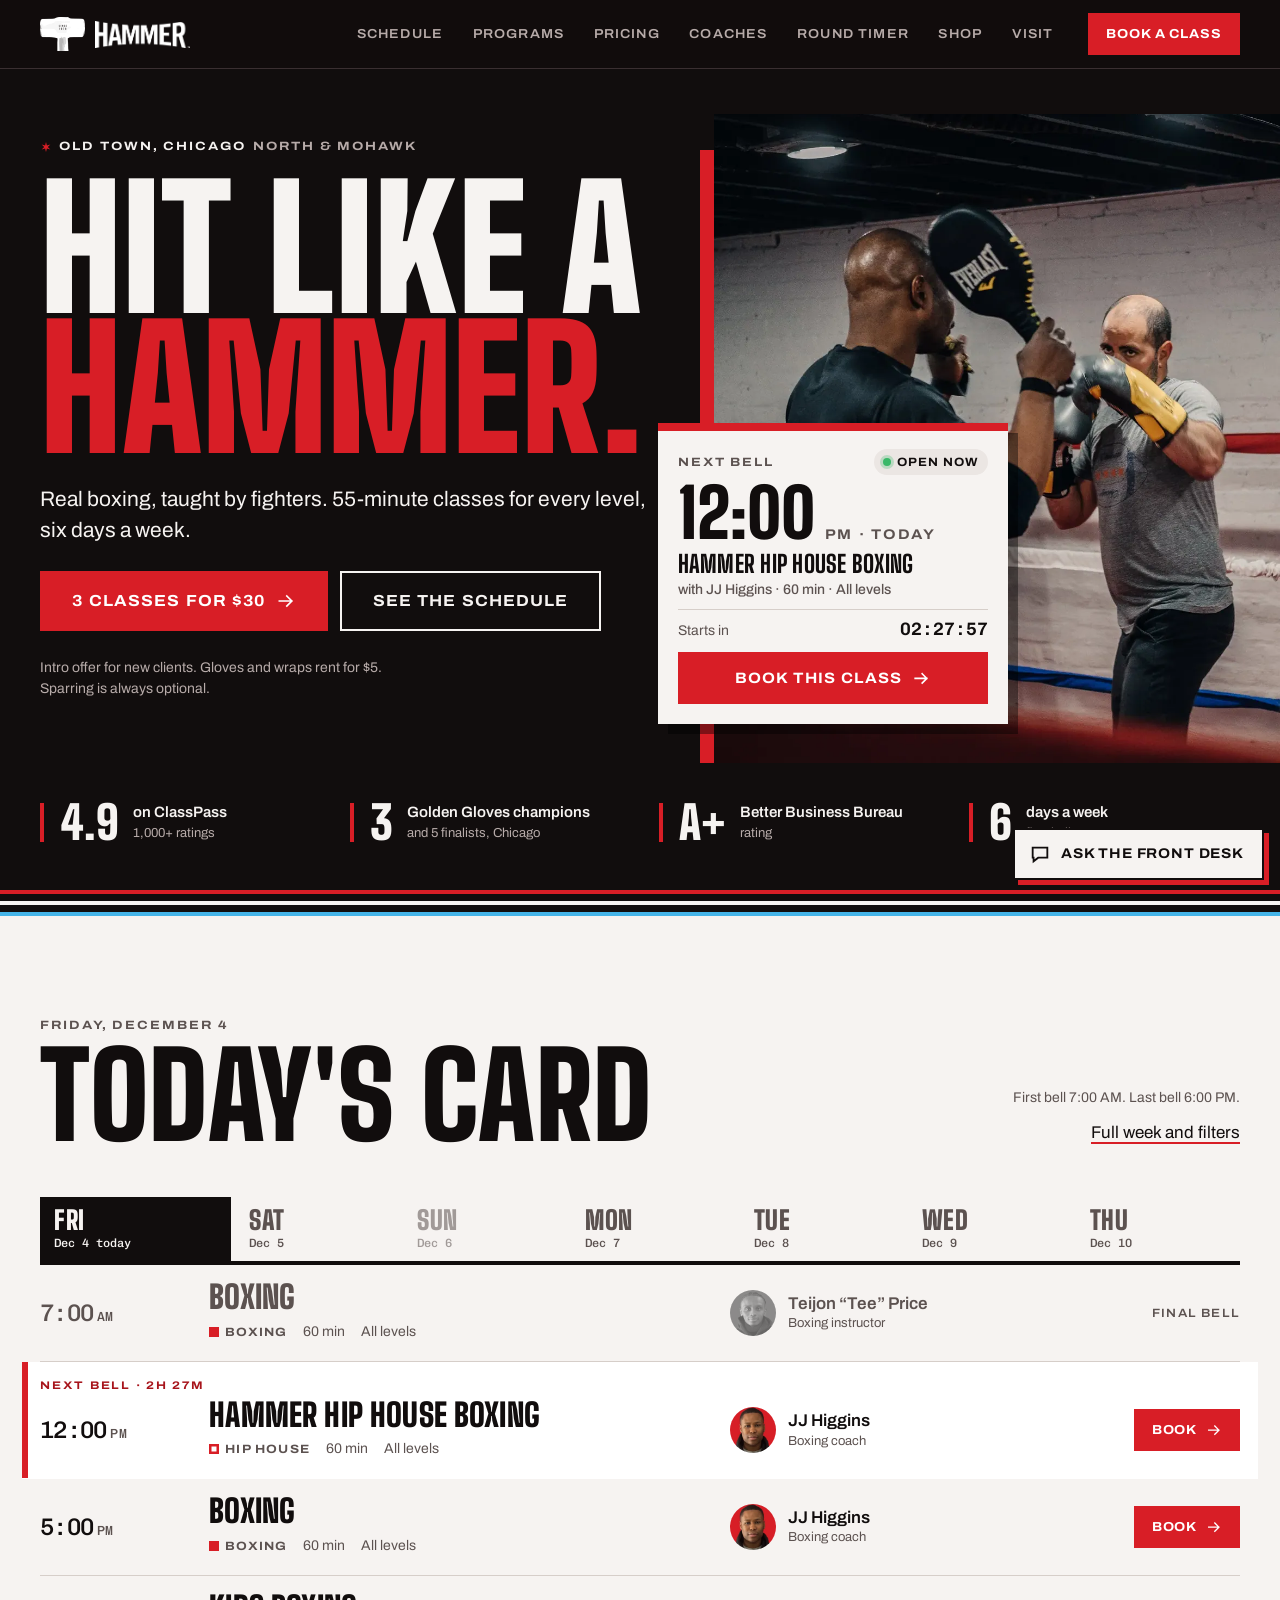
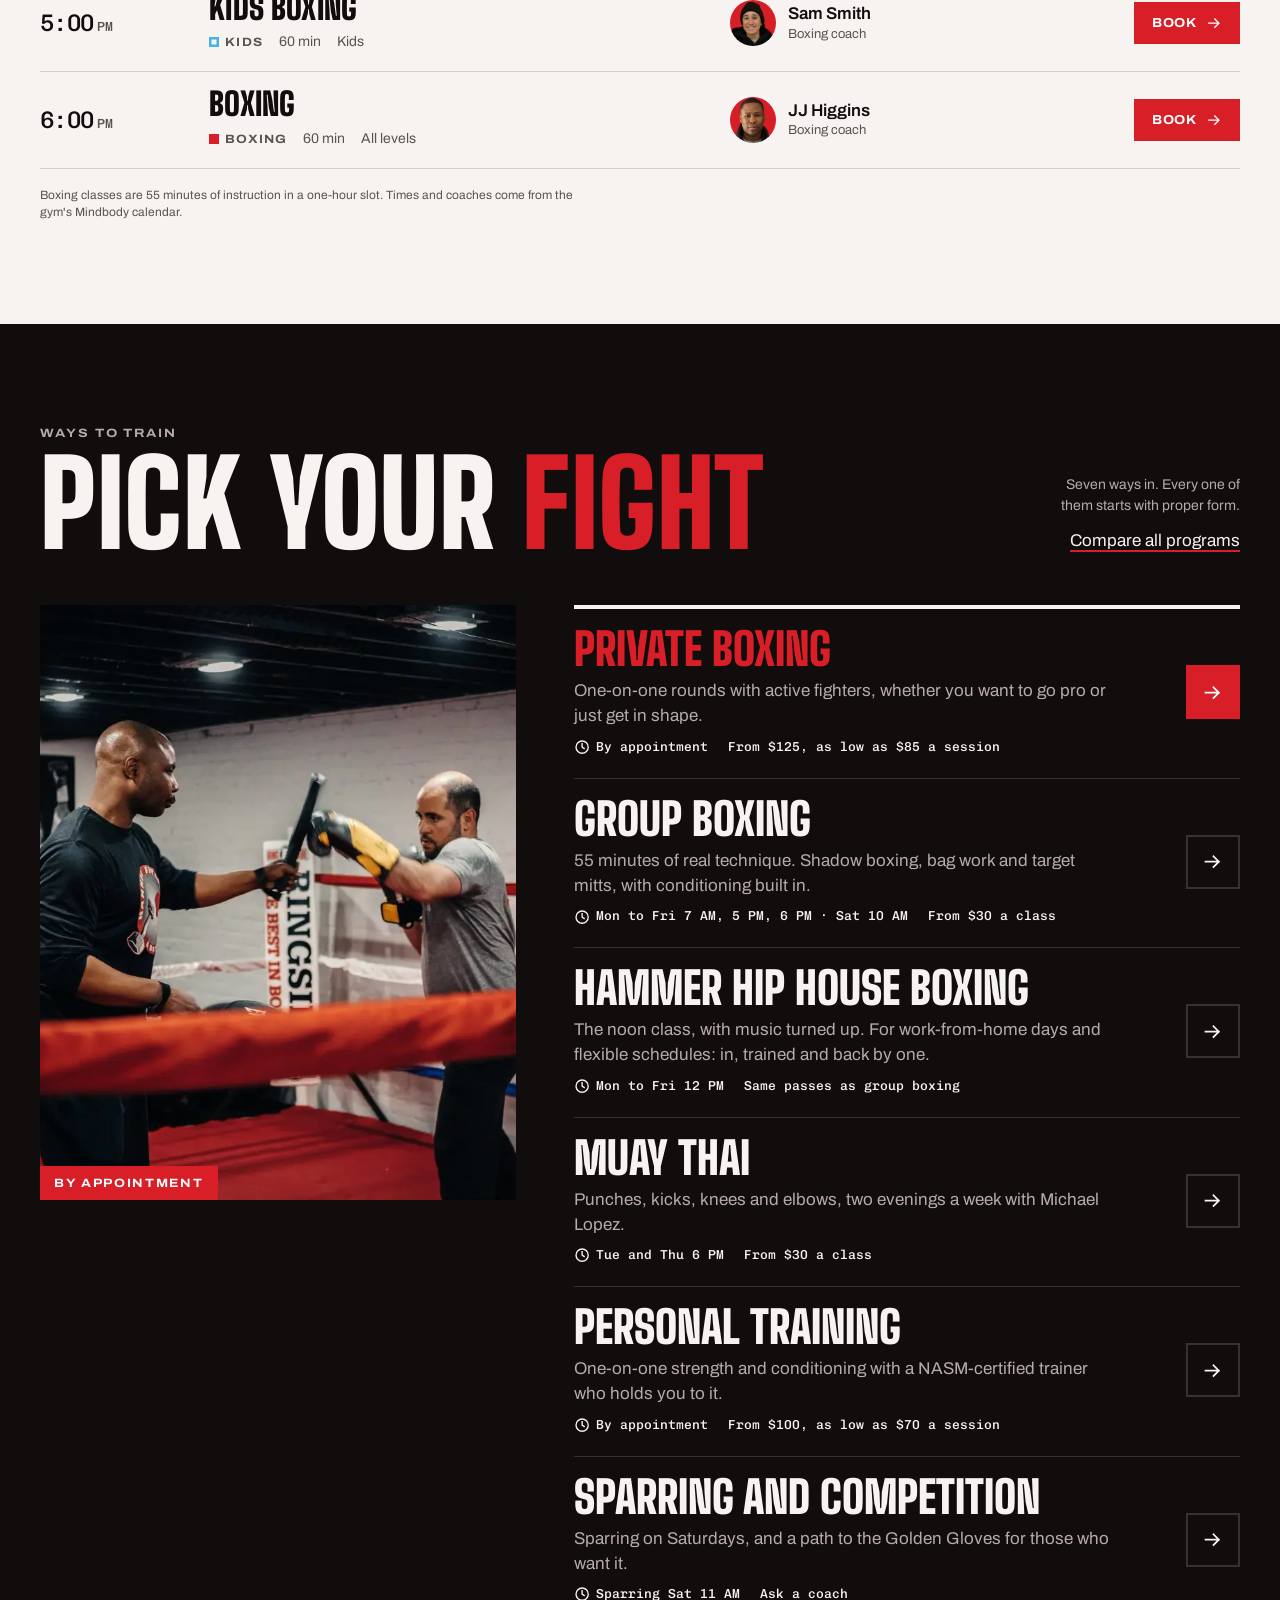
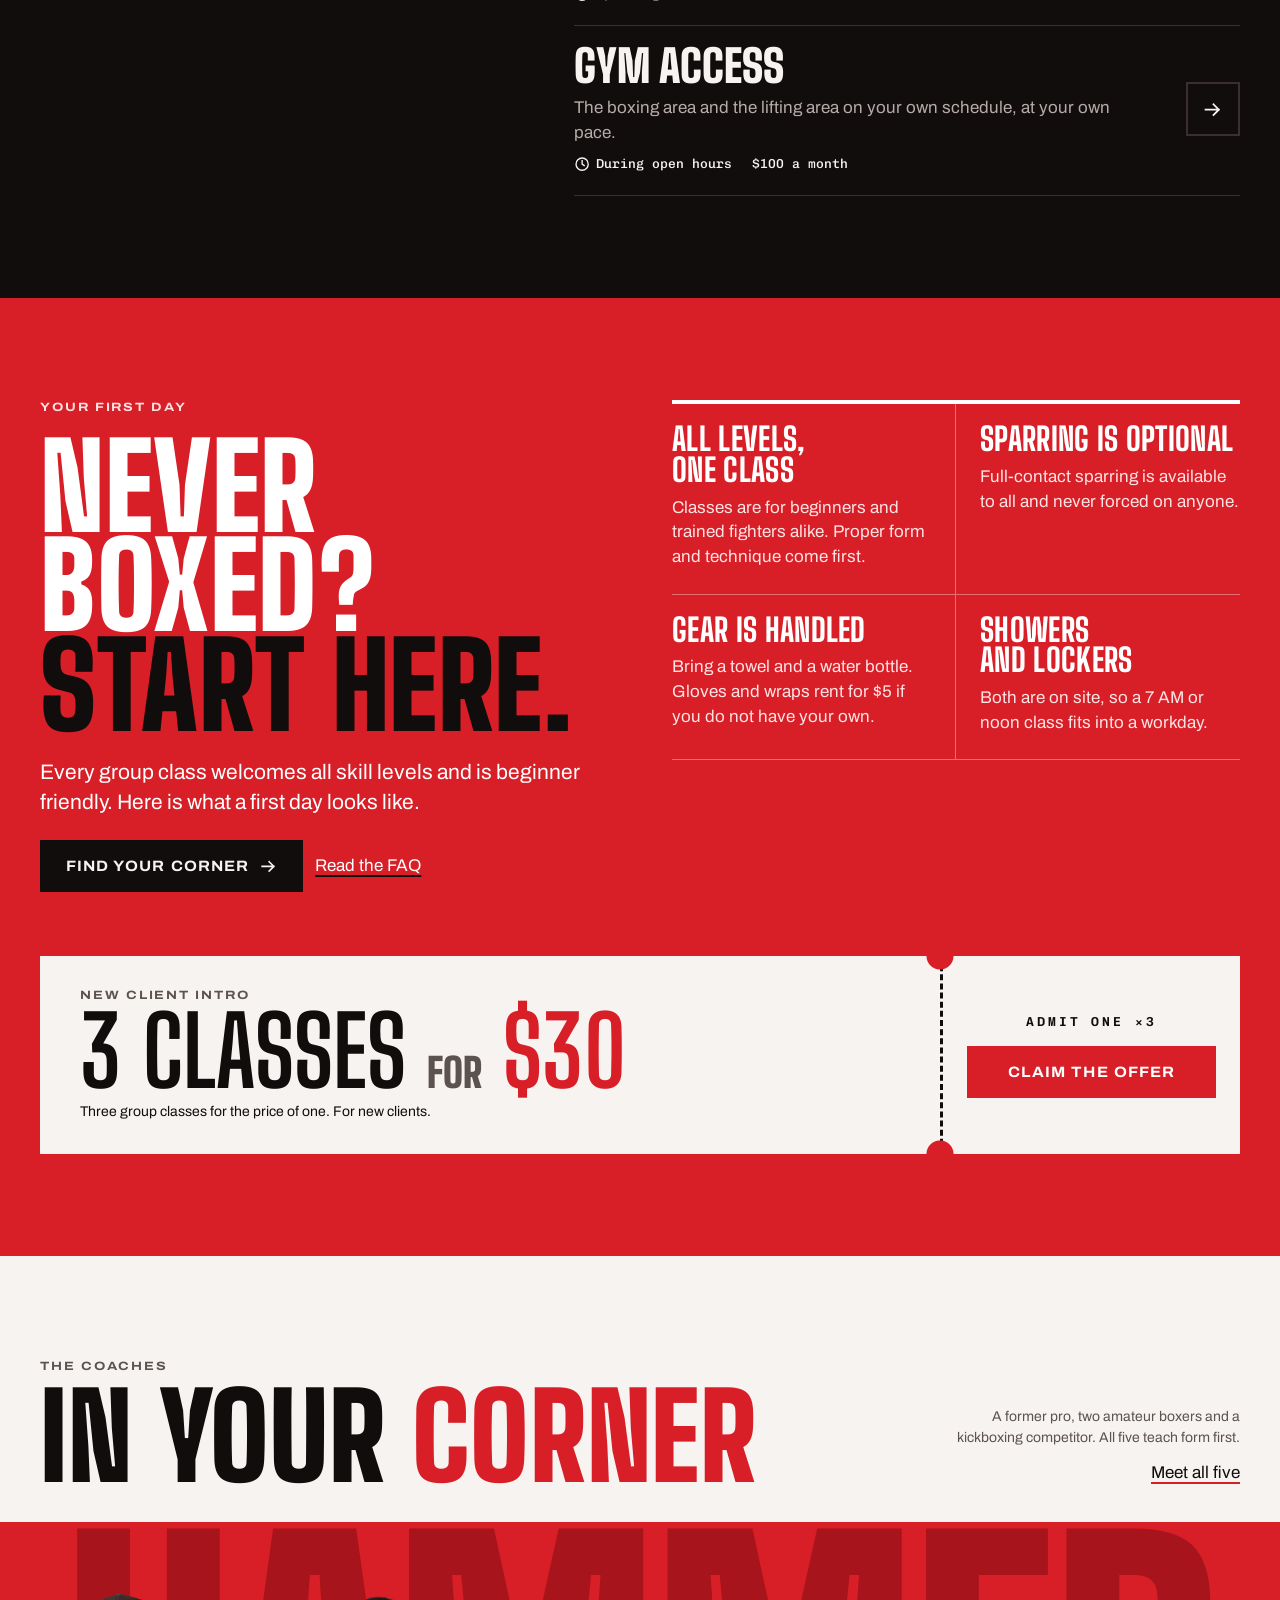
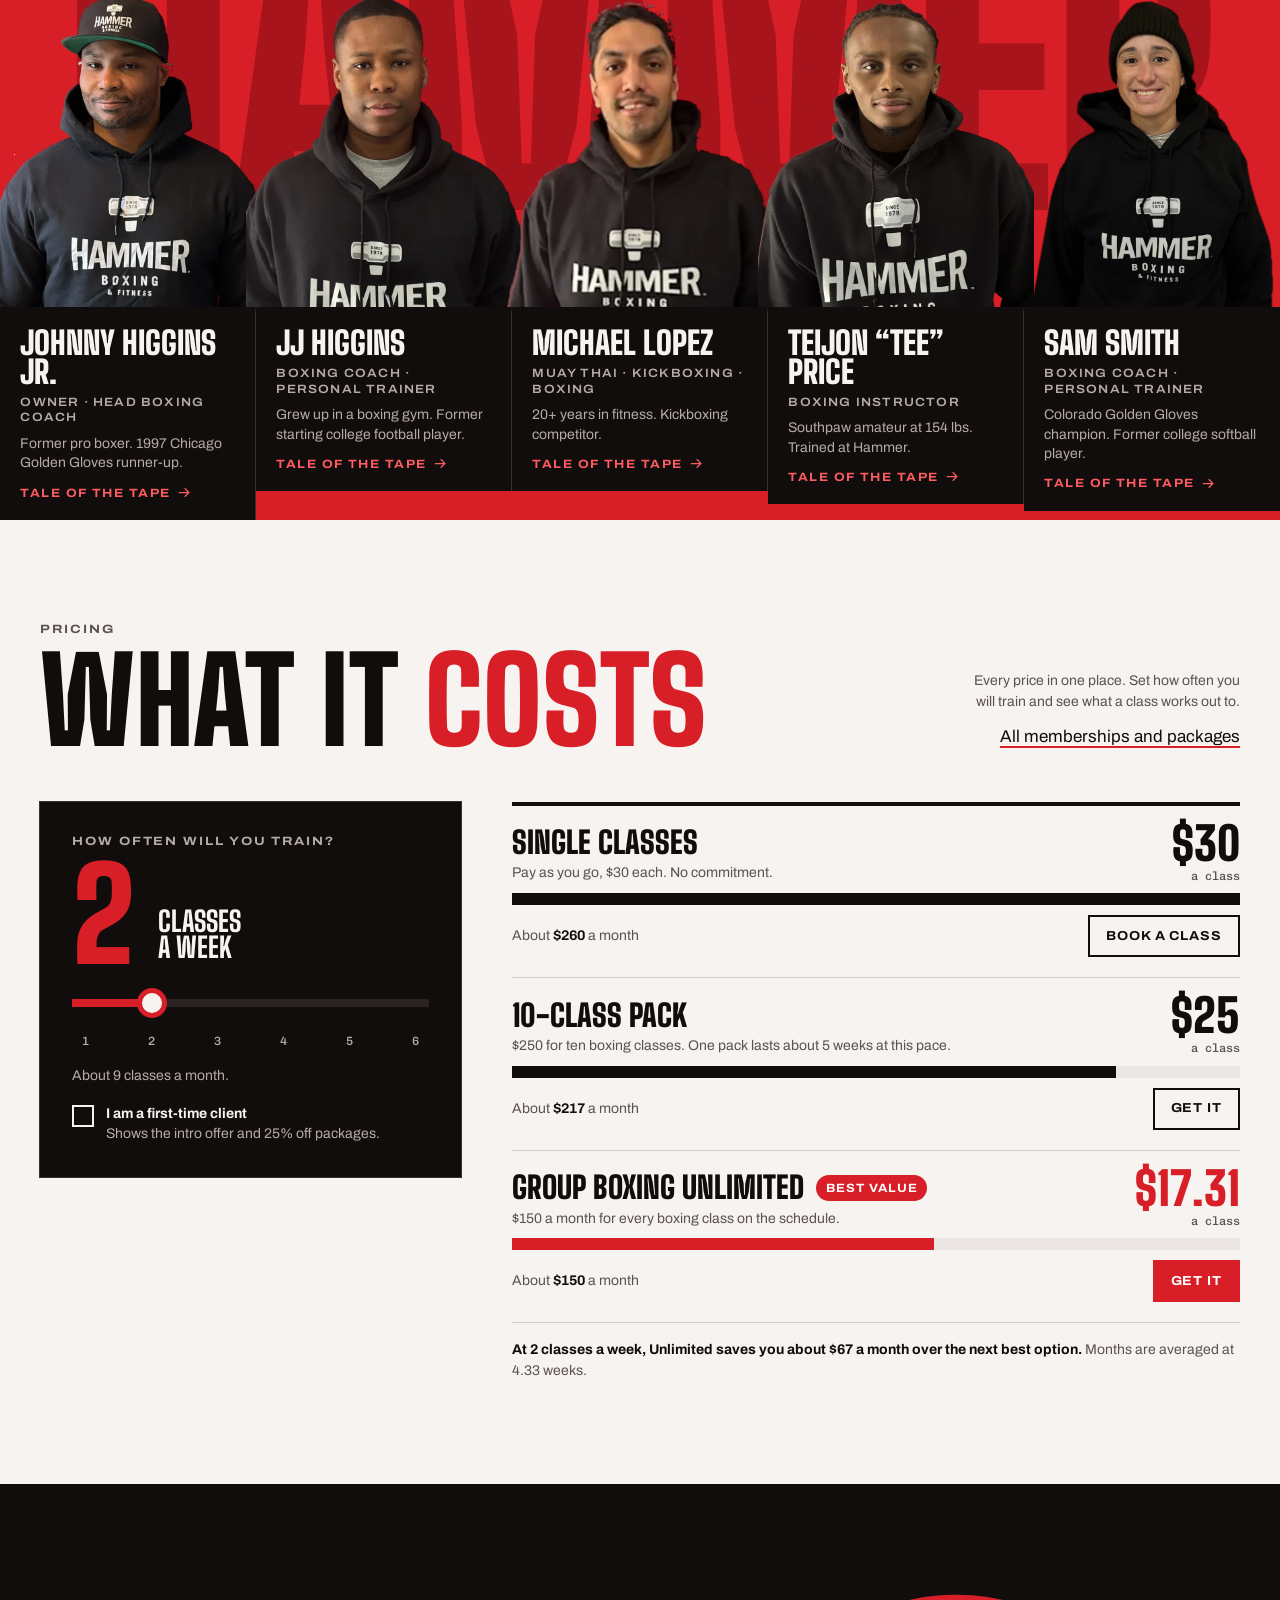
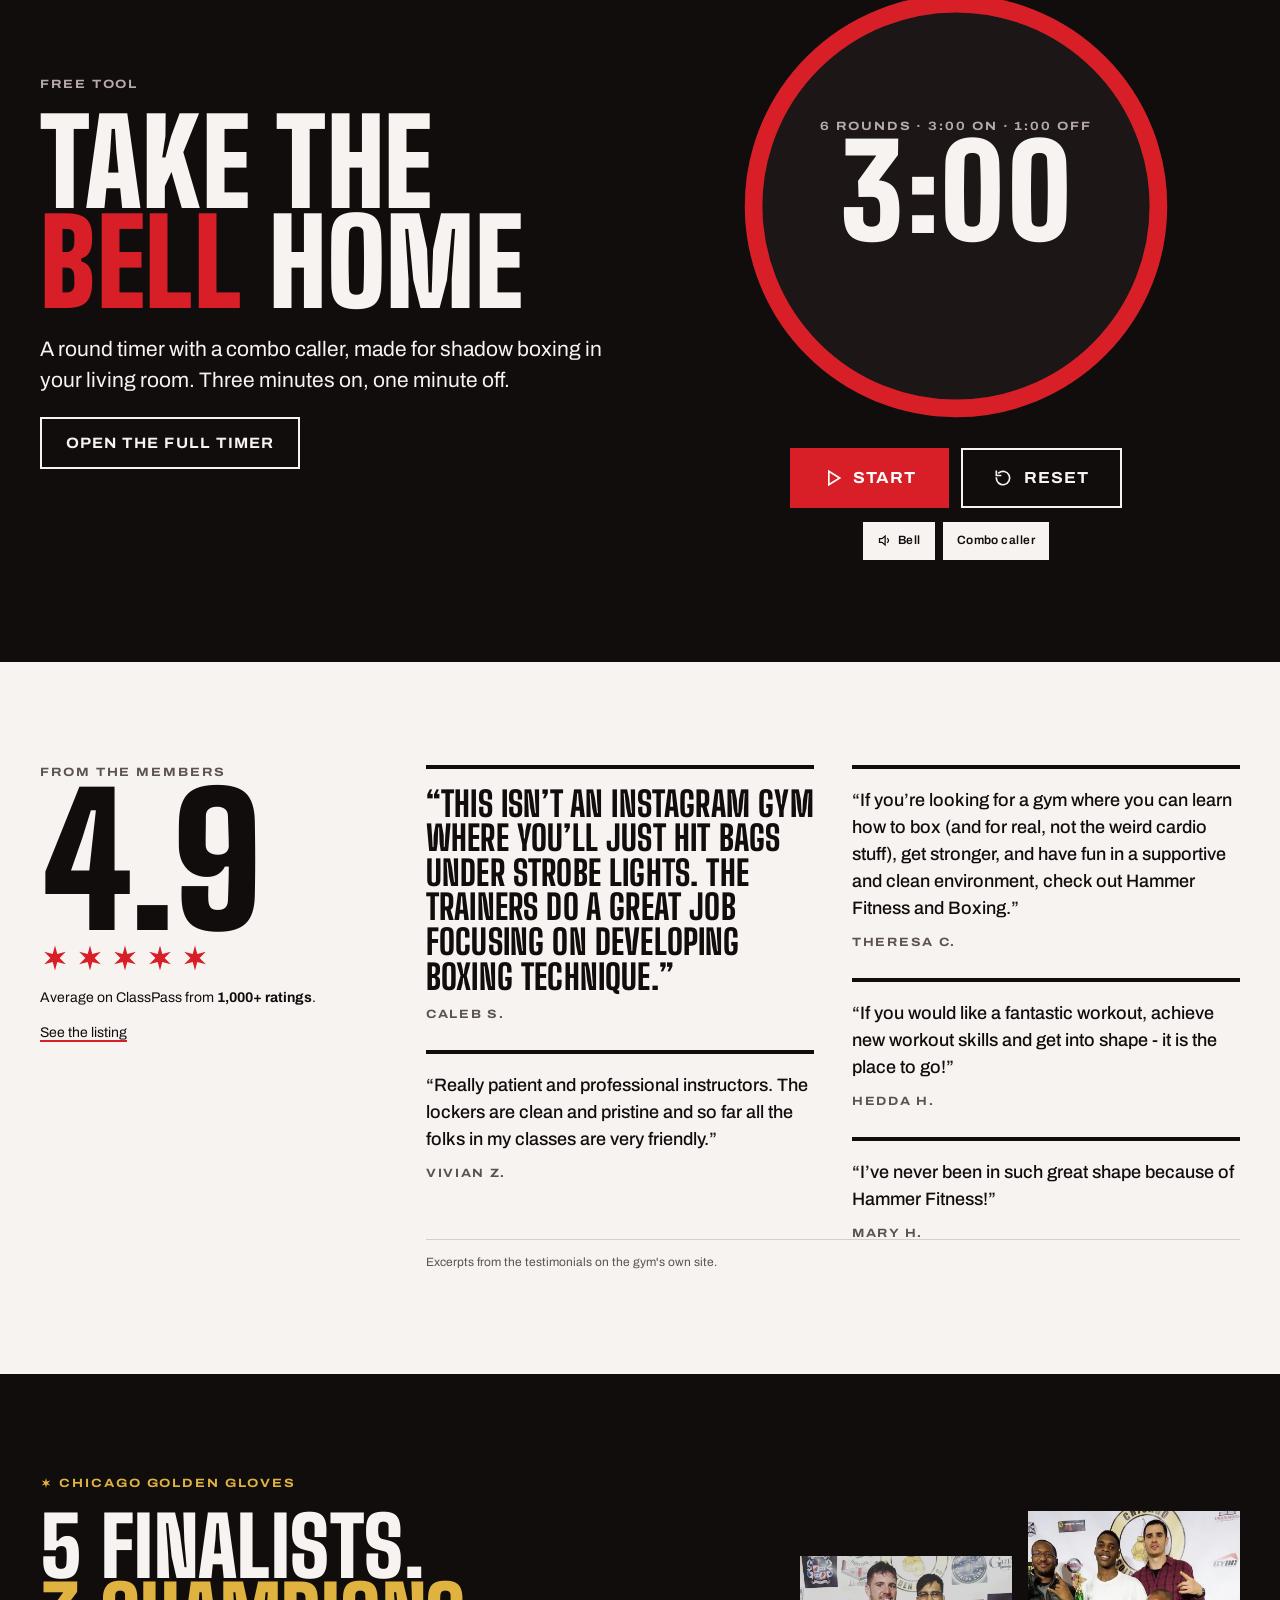
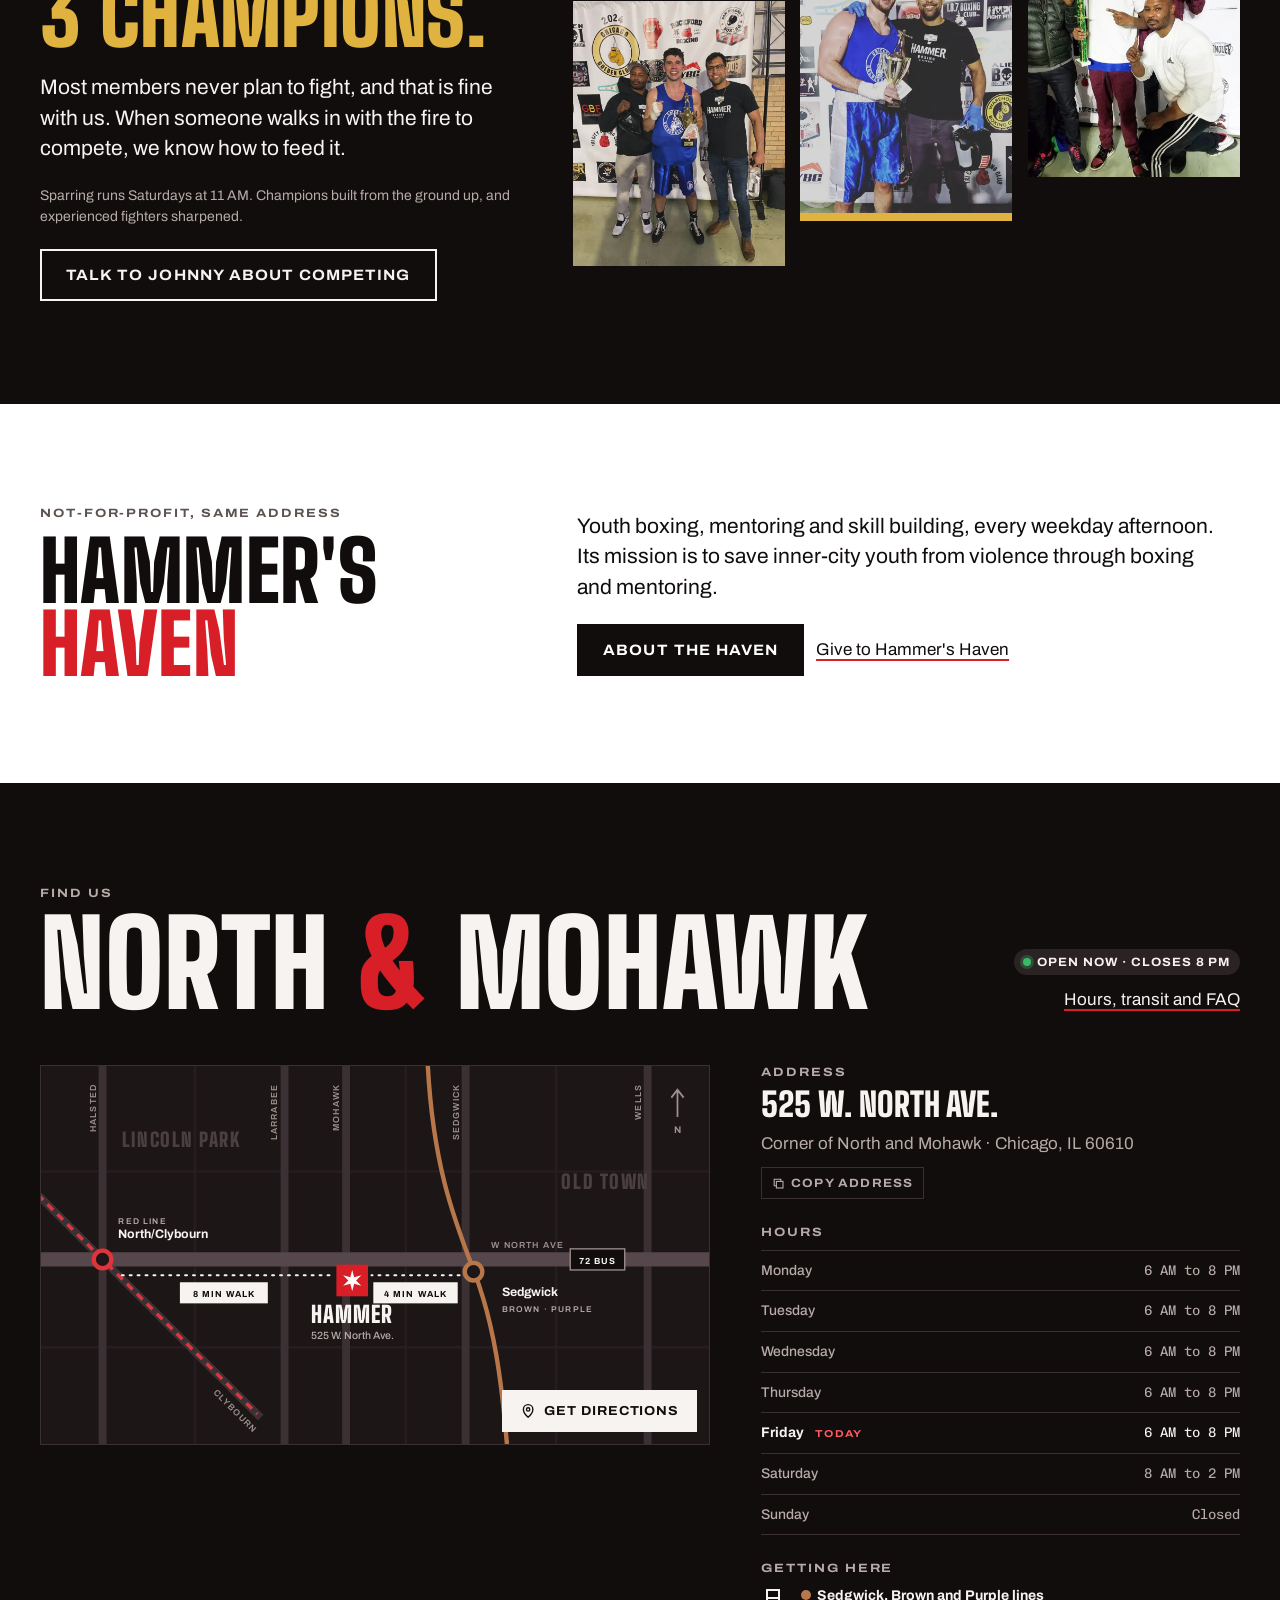
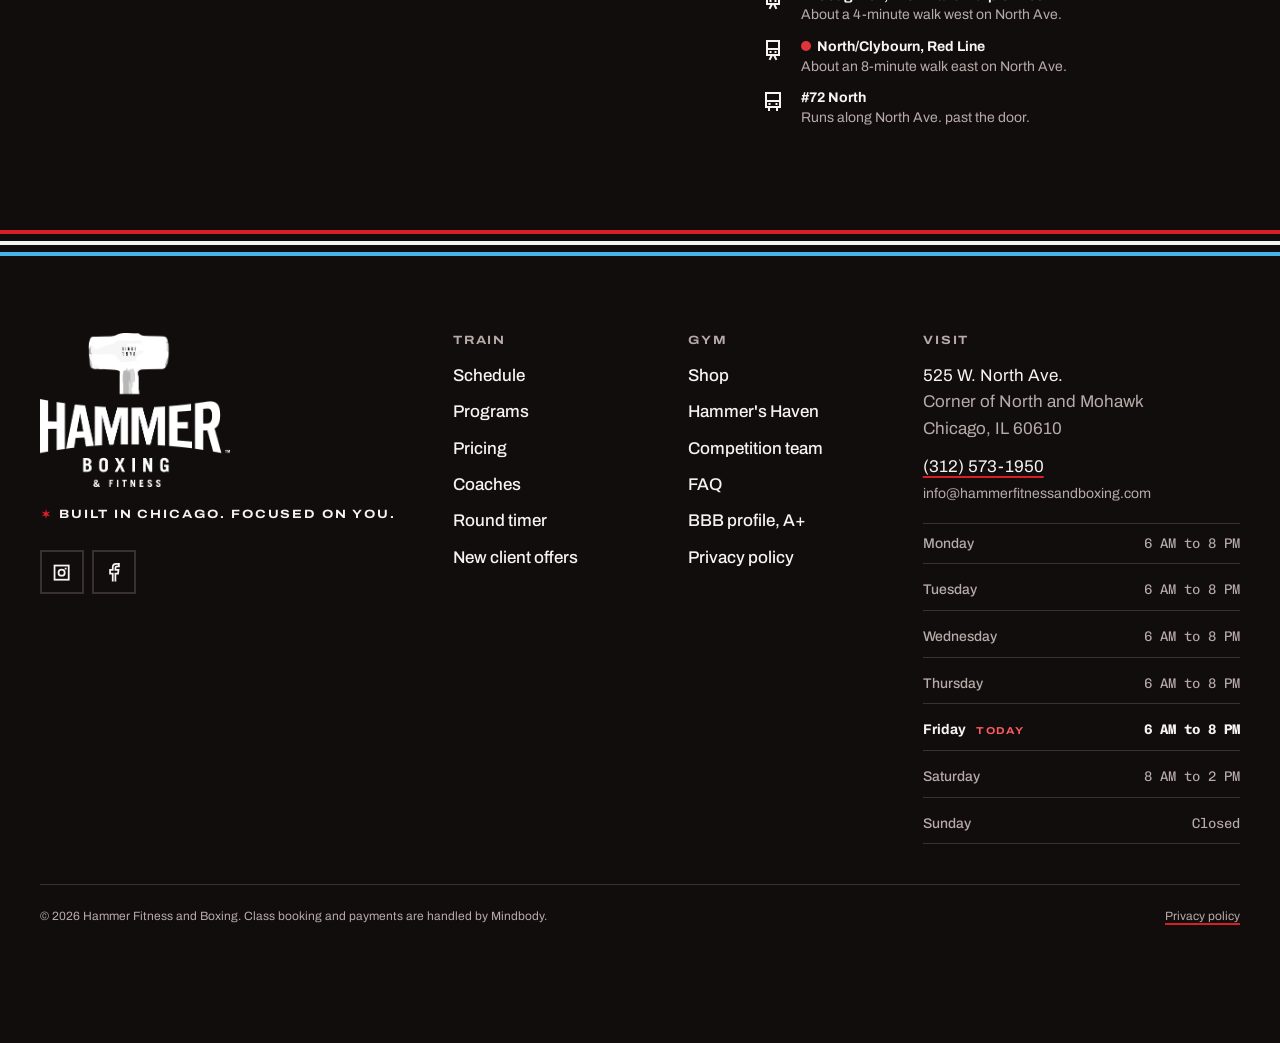
<file: docs/index.html>
<!doctype html>
<html lang="en">
<head>
<meta charset="utf-8">
<meta name="viewport" content="width=device-width,initial-scale=1,viewport-fit=cover">
<title>Hammer Boxing & Fitness | Boxing Gym in Old Town, Chicago</title>
<meta name="description" content="Group boxing classes, private boxing, Muay Thai, Kids Boxing and personal training at Hammer Boxing & Fitness, 525 W. North Ave. in Chicago's Old Town. New clients get 3 classes for $30.">
<link rel="canonical" href="https://www.hammerfitnessandboxing.com/">
<meta name="theme-color" content="#110D0D">
<meta property="og:type" content="website">
<meta property="og:site_name" content="Hammer Boxing & Fitness">
<meta property="og:title" content="Hammer Boxing & Fitness | Boxing Gym in Old Town, Chicago">
<meta property="og:description" content="Boxing classes six days a week, private boxing with active fighters, Muay Thai and Kids Boxing. New clients get 3 classes for $30.">
<meta property="og:url" content="https://www.hammerfitnessandboxing.com/">
<meta property="og:image" content="https://www.hammerfitnessandboxing.com/img/og.jpg">
<meta property="og:image:width" content="1200">
<meta property="og:image:height" content="630">
<meta name="twitter:card" content="summary_large_image">
<link rel="icon" type="image/png" sizes="64x64" href="favicon.png">
<link rel="apple-touch-icon" href="apple-touch-icon.png">
<link rel="preconnect" href="https://fonts.googleapis.com">
<link rel="preconnect" href="https://fonts.gstatic.com" crossorigin>
<link rel="stylesheet" href="https://fonts.googleapis.com/css2?family=Archivo:wdth,wght@62..125,100..900&family=Big+Shoulders+Display:wght@700;800;900&family=Chivo+Mono:wght@400;500;600&display=swap">
<!-- Cloudflare Web Analytics -->
<script type="module" src="https://static.cloudflareinsights.com/beacon.min.js" data-cf-beacon='{"token": "d800ed0f588f4d87b60387c73541bf97"}'></script>
<!-- End Cloudflare Web Analytics -->
<style>:root{box-sizing:border-box;padding-top:env(safe-area-inset-top,0px);padding-bottom:env(safe-area-inset-bottom,0px)}html{scroll-padding-top:env(safe-area-inset-top,0px)}body{margin:0;padding:0}img{max-width:100%}[hidden]:not([hidden=until-found i]){display:none!important}</style>
<style>
/* Layout: a fight card. Full-bleed bands of ceiling-black, brick-white and wall-red on a 12-column grid;
   condensed poster heads hang left and the facts run in ruled rows, like a bout sheet. One fixed look:
   the page is its own poster, so it does not follow the viewer's light or dark theme. */
:root {
  color-scheme: dark;

  /* Color: lifted from the gym itself */
  --ink: #110D0D;        /* the black ceiling */
  --ink-2: #1C1617;      /* raised surface on ink */
  --ink-3: #2B2224;      /* controls and rules on ink */
  --paper: #F6F3F1;      /* painted white brick */
  --paper-2: #EBE6E3;    /* shaded brick */
  --white: #FFFFFF;
  --red: #D81E26;        /* the red wall and the ring canvas */
  --red-deep: #A7141B;   /* pressed red, tone-on-tone type */
  --red-lift: #FF5C61;   /* red that reads as small text on ink */
  --blue: #45B4E8;       /* Chicago flag blue: the other corner, and the focus ring */
  --gold: #E0B341;       /* Golden Gloves only */
  --go: #39B868;         /* open-now signal */
  --on-ink-mute: #B7ABA9;
  --on-paper-mute: #5C5250;
  --line-ink: #3A2F31;
  --line-paper: #D6CEC9;

  /* Type: Chicago's own display face, an American gothic for reading, a mono for the clock */
  --display: "Big Shoulders Display", "Arial Narrow", "Helvetica Neue Condensed", Impact, sans-serif;
  --body: "Archivo", "Helvetica Neue", Helvetica, Arial, sans-serif;
  --data: "Chivo Mono", ui-monospace, "SF Mono", "Cascadia Mono", Menlo, Consolas, monospace;

  /* Scale */
  --t-micro: .75rem;
  --t-small: .875rem;
  --t-body: 1.0625rem;
  --t-lede: clamp(1.125rem, .6vw + 1rem, 1.3125rem);
  --h-s: clamp(1.5rem, 1.2vw + 1.1rem, 2rem);
  --h-m: clamp(2rem, 2.6vw + 1.2rem, 3.25rem);
  --h-l: clamp(2.75rem, 5vw + 1.2rem, 5.25rem);
  --h-xl: clamp(3.25rem, 8vw + 1rem, 8rem);

  /* Space */
  --gutter: clamp(16px, 4vw, 40px);
  --max: 1240px;
  --band-y: clamp(56px, 8vw, 112px);
  --head-h: 68px;
}

/* Each band (and each paper or ink surface dropped onto another band) sets its own ground and inks.
   Components read these and never raw colors, so they hold up on any band. */
.band, .on-paper, .on-ink, .on-red { background: var(--bg); color: var(--fg); }
.band { position: relative; }
.band--ink, .on-ink { --bg: var(--ink); --fg: var(--paper); --mute: var(--on-ink-mute); --line: var(--line-ink); --surface: var(--ink-2); --surface-2: var(--ink-3); --accent: var(--red); --accent-text: var(--red-lift); --em: var(--red); --btn-bg: var(--red); --btn-fg: #fff; --btn-hover: var(--red-deep); --star: var(--red); color-scheme: dark; }
.band--ink2 { --bg: var(--ink-2); --fg: var(--paper); --mute: var(--on-ink-mute); --line: var(--line-ink); --surface: var(--ink); --surface-2: var(--ink-3); --accent: var(--red); --accent-text: var(--red-lift); --em: var(--red); --btn-bg: var(--red); --btn-fg: #fff; --btn-hover: var(--red-deep); --star: var(--red); color-scheme: dark; }
.band--paper, .on-paper { --bg: var(--paper); --fg: var(--ink); --mute: var(--on-paper-mute); --line: var(--line-paper); --surface: var(--white); --surface-2: var(--paper-2); --accent: var(--red); --accent-text: var(--red-deep); --em: var(--red); --btn-bg: var(--red); --btn-fg: #fff; --btn-hover: var(--red-deep); --star: var(--red); color-scheme: light; }
.band--white { --bg: var(--white); --fg: var(--ink); --mute: var(--on-paper-mute); --line: var(--line-paper); --surface: var(--paper); --surface-2: var(--paper-2); --accent: var(--red); --accent-text: var(--red-deep); --em: var(--red); --btn-bg: var(--red); --btn-fg: #fff; --btn-hover: var(--red-deep); --star: var(--red); color-scheme: light; }
.band--red, .on-red { --bg: var(--red); --fg: var(--white); --mute: #FFE3E4; --line: rgba(255, 255, 255, .36); --surface: var(--red-deep); --surface-2: #8E0F15; --accent: var(--ink); --accent-text: var(--white); --em: var(--ink); --btn-bg: var(--ink); --btn-fg: var(--paper); --btn-hover: #000; --star: var(--ink); color-scheme: dark; }

*, *::before, *::after { box-sizing: border-box; }
html { -webkit-text-size-adjust: 100%; scroll-padding-top: calc(var(--head-h) + 16px); }
body {
  background: var(--ink); color: var(--paper);
  font: 400 var(--t-body)/1.55 var(--body);
  font-stretch: 100%;
  -webkit-font-smoothing: antialiased; text-rendering: optimizeLegibility;
  overflow-x: clip;
}
/* the page reads as ink by default; bands override */
body { --bg: var(--ink); --fg: var(--paper); --mute: var(--on-ink-mute); --line: var(--line-ink); --surface: var(--ink-2); --surface-2: var(--ink-3); --accent: var(--red); --accent-text: var(--red-lift); --em: var(--red); --btn-bg: var(--red); --btn-fg: #fff; --btn-hover: var(--red-deep); --star: var(--red); }

img, svg { display: block; }
img { height: auto; }
h1, h2, h3, h4, p, ul, ol, dl, dd, figure, blockquote { margin: 0; }
ul, ol { padding: 0; list-style: none; }
a { color: inherit; }
button, input, select, textarea { font: inherit; color: inherit; }
button { cursor: pointer; background: none; border: 0; padding: 0; }
:focus-visible { outline: 3px solid var(--blue); outline-offset: 3px; }
::selection { background: var(--red); color: #fff; }

.wrap { width: min(100% - 2 * var(--gutter), var(--max)); margin-inline: auto; }
.band > .wrap { padding-block: var(--band-y); }
.band--tight > .wrap { padding-block: clamp(36px, 5vw, 64px); }
.vh { position: absolute; width: 1px; height: 1px; overflow: hidden; clip-path: inset(50%); white-space: nowrap; }

/* ---------- type ---------- */
.h-xl, .h-l, .h-m, .h-s { font-family: var(--display); font-weight: 900; text-transform: uppercase; line-height: .88; letter-spacing: .005em; text-wrap: balance; }
.h-xl { font-size: var(--h-xl); line-height: .84; }
.h-l { font-size: var(--h-l); }
.h-m { font-size: var(--h-m); line-height: .92; }
.h-s { font-size: var(--h-s); font-weight: 800; line-height: .96; letter-spacing: .01em; }
.h-xl em, .h-l em, .h-m em, .h-s em { font-style: normal; color: var(--em); }

.label {
  font: 700 var(--t-micro)/1.2 var(--body); font-stretch: 118%;
  letter-spacing: .16em; text-transform: uppercase; color: var(--mute);
  display: inline-flex; align-items: center; gap: .6em; flex-wrap: wrap;
}
.label--fg { color: var(--fg); }
.label--accent { color: var(--accent-text); }
.lede { font-size: var(--t-lede); line-height: 1.45; max-width: 56ch; text-wrap: pretty; }
.muted { color: var(--mute); }
.small { font-size: var(--t-small); line-height: 1.5; }
.micro { font-size: var(--t-micro); line-height: 1.45; }
.data { font-family: var(--data); font-variant-numeric: tabular-nums; letter-spacing: -.01em; }
.prose p + p { margin-top: 1em; }
.prose { max-width: 65ch; }
.nowrap { white-space: nowrap; }

.link { color: inherit; text-decoration: underline; text-decoration-thickness: 2px; text-underline-offset: .22em; text-decoration-color: var(--accent); cursor: pointer; }
.link:hover { color: var(--accent-text); text-decoration-color: currentColor; }

/* ---------- icons ---------- */
.i { width: 1.25em; height: 1.25em; flex: none; fill: none; stroke: currentColor; stroke-width: 2; stroke-linecap: square; stroke-linejoin: miter; }
.i--fill { fill: currentColor; stroke: none; }
.star { width: 1em; height: 1em; flex: none; fill: var(--star); }

/* ---------- buttons ---------- */
.btn {
  display: inline-flex; align-items: center; justify-content: center; gap: .65em;
  min-height: 52px; padding: .5rem 1.5rem;
  font: 700 .9375rem/1.1 var(--body); font-stretch: 108%; letter-spacing: .07em; text-transform: uppercase; text-decoration: none; text-align: center;
  border: 2px solid transparent; border-radius: 0; cursor: pointer;
  transition: background-color .16s ease, color .16s ease, border-color .16s ease;
}
.btn .i { transition: transform .16s ease; }
.btn:hover .i--go { transform: translateX(4px); }
.btn--primary { background: var(--btn-bg); color: var(--btn-fg); }
.btn--primary:hover { background: var(--btn-hover); }
.btn--solid { background: var(--fg); color: var(--bg); }
.btn--solid:hover { background: var(--btn-bg); color: var(--btn-fg); }
.btn--ghost { border-color: var(--fg); color: var(--fg); }
.btn--ghost:hover { background: var(--fg); color: var(--bg); }
.btn--sm { min-height: 42px; padding: .4rem 1rem; font-size: .8125rem; }
.btn--lg { min-height: 60px; padding: .6rem 1.9rem; font-size: 1rem; }
.btn--block { width: 100%; }
.btn[disabled], .btn[aria-disabled="true"] { opacity: .45; cursor: not-allowed; }
.btn-row { display: flex; flex-wrap: wrap; gap: 12px; align-items: center; }

.iconbtn { display: inline-grid; place-items: center; width: 44px; height: 44px; border: 2px solid var(--line); color: var(--fg); position: relative; transition: border-color .16s, background-color .16s; }
.iconbtn:hover { border-color: var(--fg); }
.iconbtn--bare, .iconbtn--bare:hover { border-color: transparent; }
.iconbtn--bare:hover { color: var(--accent-text); }

/* ---------- pills, tags, chips ---------- */
.pill { display: inline-flex; align-items: center; gap: .5em; min-height: 26px; padding: .2em .8em; border-radius: 99px; font: 700 var(--t-micro)/1.2 var(--body); font-stretch: 108%; letter-spacing: .08em; text-transform: uppercase; background: var(--surface-2); color: var(--fg); white-space: nowrap; }
.pill__dot { width: 8px; height: 8px; border-radius: 50%; background: currentColor; flex: none; }
.pill--open .pill__dot { background: var(--go); box-shadow: 0 0 0 3px color-mix(in srgb, var(--go) 28%, transparent); }
.pill--closed .pill__dot { background: var(--mute); }
.pill--red { background: var(--red); color: #fff; }
.pill--ink { background: var(--ink); color: var(--paper); }
.pill--line { background: transparent; box-shadow: inset 0 0 0 1.5px var(--line); color: var(--mute); }

.tag { display: inline-flex; align-items: center; gap: .5em; font: 700 var(--t-micro)/1 var(--body); font-stretch: 112%; letter-spacing: .1em; text-transform: uppercase; white-space: nowrap; }
.tag::before { content: ""; width: 10px; height: 10px; background: var(--tag, var(--red)); flex: none; }
.tag--boxing { --tag: var(--red); }
.tag--lunch { --tag: transparent; }
.tag--lunch::before { box-shadow: inset 0 0 0 2.5px var(--red); }
.tag--muaythai { --tag: var(--blue); }
.tag--sparring { --tag: var(--fg); }
.tag--kids { --tag: transparent; }
.tag--kids::before { box-shadow: inset 0 0 0 2.5px var(--blue); }

.chips { display: flex; flex-wrap: wrap; gap: 8px; }
.chip { display: inline-flex; align-items: center; gap: .5em; min-height: 40px; padding: .3em 1em; border: 2px solid var(--line); font: 600 var(--t-small)/1.1 var(--body); color: var(--fg); background: transparent; transition: border-color .15s, background-color .15s, color .15s; }
.chip:hover { border-color: var(--fg); }
.chip[aria-pressed="true"], .chip.is-on { background: var(--fg); color: var(--bg); border-color: var(--fg); }
.chip .tag::before { margin-right: 0; }

/* ---------- section heads ---------- */
.sec-head { display: grid; grid-template-columns: minmax(0, 1fr) auto; gap: 20px 40px; align-items: end; margin-bottom: clamp(28px, 4vw, 56px); }
.sec-head > div:first-child { display: grid; gap: 14px; }
.sec-head__aside { display: grid; gap: 12px; justify-items: end; text-align: right; max-width: 34ch; }
.sec-head__aside p { text-wrap: balance; }
@media (max-width: 760px) {
  .sec-head { grid-template-columns: minmax(0, 1fr); }
  .sec-head__aside { justify-items: start; text-align: left; }
}

/* ---------- ring ropes: red, white and blue, as on the gym's ring ---------- */
.ropes { height: 26px; background:
  linear-gradient(var(--red), var(--red)) 0 0 / 100% 4px no-repeat,
  linear-gradient(var(--paper), var(--paper)) 0 11px / 100% 4px no-repeat,
  linear-gradient(var(--blue), var(--blue)) 0 22px / 100% 4px no-repeat; }

/* ---------- forms ---------- */
.field { display: grid; gap: 6px; }
.field > label, .field__label { font: 700 var(--t-micro)/1.2 var(--body); font-stretch: 112%; letter-spacing: .1em; text-transform: uppercase; color: var(--mute); }
.input, .select, .textarea { width: 100%; min-height: 50px; padding: .6rem .85rem; background: var(--surface); color: var(--fg); border: 2px solid var(--line); border-radius: 0; font: 500 1rem/1.3 var(--body); }
.textarea { min-height: 110px; resize: vertical; }
.input:focus, .select:focus, .textarea:focus { outline: none; border-color: var(--fg); box-shadow: 0 0 0 3px var(--blue); }
.input::placeholder, .textarea::placeholder { color: var(--mute); opacity: .75; }
.field.has-error .input, .field.has-error .select { border-color: var(--red); }
.field__error { font-size: var(--t-small); color: var(--accent-text); font-weight: 600; }
.form-grid { display: grid; grid-template-columns: repeat(2, minmax(0, 1fr)); gap: 16px; }
.form-grid .field--full { grid-column: 1 / -1; }
@media (max-width: 560px) { .form-grid { grid-template-columns: minmax(0, 1fr); } }

.check { display: flex; gap: 12px; align-items: flex-start; cursor: pointer; font-size: var(--t-small); line-height: 1.45; }
.check input { appearance: none; width: 22px; height: 22px; flex: none; margin: 1px 0 0; border: 2px solid var(--fg); background: transparent; display: grid; place-items: center; cursor: pointer; }
.check input::after { content: ""; width: 10px; height: 10px; background: var(--red); transform: scale(0); transition: transform .12s; }
.check input:checked::after { transform: scale(1); }
.check input[type="radio"], .check input[type="radio"]::after { border-radius: 50%; }

/* demo marker used wherever a flow is simulated */
.demo-note { display: flex; gap: 10px; align-items: flex-start; padding: 12px 14px; border: 1.5px dashed var(--line); font-size: var(--t-small); line-height: 1.45; color: var(--mute); }
.demo-note b { color: var(--fg); font-weight: 700; }
.demo-note .i { margin-top: 1px; }

@media (prefers-reduced-motion: reduce) {
  *, *::before, *::after { animation-duration: .001ms !important; animation-iteration-count: 1 !important; transition-duration: .001ms !important; }
}

/* ---------- header ---------- */
.head { position: sticky; top: env(safe-area-inset-top, 0px); z-index: 60; background: color-mix(in srgb, var(--ink) 94%, transparent); backdrop-filter: blur(10px); -webkit-backdrop-filter: blur(10px); border-bottom: 1px solid var(--line-ink); color: var(--paper); }
.head__in { width: min(100% - 2 * var(--gutter), 1360px); margin-inline: auto; height: var(--head-h); display: flex; align-items: center; gap: clamp(12px, 2vw, 28px); }
.brand { display: flex; align-items: center; gap: 10px; text-decoration: none; flex: none; }
.brand__mark { height: 34px; width: auto; }
.brand__word { height: 27px; width: auto; }
.brand__sub { font: 700 .5625rem/1.25 var(--body); font-stretch: 125%; letter-spacing: .2em; text-transform: uppercase; color: var(--on-ink-mute); padding-left: 10px; border-left: 1px solid var(--line-ink); }
.nav { display: flex; align-items: stretch; gap: clamp(2px, .9vw, 14px); margin-left: auto; height: 100%; }
.nav a { display: flex; align-items: center; padding: 0 9px; font: 600 .8125rem/1 var(--body); font-stretch: 108%; letter-spacing: .09em; text-transform: uppercase; text-decoration: none; color: var(--on-ink-mute); position: relative; white-space: nowrap; transition: color .15s; }
.nav a:hover { color: var(--paper); }
.nav a[aria-current="page"] { color: var(--paper); }
.nav a[aria-current="page"]::after { content: ""; position: absolute; left: 9px; right: 9px; bottom: -1px; height: 4px; background: var(--red); }
.head__actions { display: flex; align-items: center; gap: 8px; flex: none; }
.head__menu { display: none; }
.badge { position: absolute; top: 3px; right: 1px; min-width: 18px; height: 18px; padding: 0 4px; border-radius: 9px; background: var(--red); color: #fff; font: 700 .6875rem/18px var(--body); text-align: center; }
@media (max-width: 1380px) { .brand__sub { display: none; } }
@media (max-width: 1240px) {
  .nav { display: none; }
  .head__actions { margin-left: auto; }
  .head__menu { display: inline-grid; }
}
@media (max-width: 480px) {
  .brand__mark { height: 28px; } .brand__word { height: 23px; }
  .head__book { display: none; }
}

/* ---------- full-screen menu (phones, tablets) ---------- */
.menu { position: fixed; inset: 0; z-index: 90; background: var(--ink); color: var(--paper); overflow-y: auto; padding: calc(env(safe-area-inset-top, 0px) + 14px) var(--gutter) calc(env(safe-area-inset-bottom, 0px) + 28px); display: grid; grid-template-rows: auto 1fr auto; gap: 20px; }
.menu__top { display: flex; justify-content: space-between; align-items: center; }
.menu__links { display: grid; align-content: center; gap: 2px; }
.menu__links a { display: flex; align-items: baseline; justify-content: space-between; gap: 16px; padding: 8px 0; border-bottom: 1px solid var(--line-ink); text-decoration: none; font: 900 clamp(2.25rem, 10.5vw, 3.5rem)/1 var(--display); text-transform: uppercase; }
.menu__links a span { font: 600 var(--t-micro)/1 var(--body); font-stretch: 112%; letter-spacing: .12em; color: var(--on-ink-mute); text-align: right; }
.menu__links a[aria-current="page"] { color: var(--red); }
.menu__foot { display: grid; gap: 14px; justify-items: start; }
.menu__foot .btn { justify-self: stretch; }

/* ---------- footer ---------- */
.foot { --bg: var(--ink); --fg: var(--paper); --mute: var(--on-ink-mute); --line: var(--line-ink); background: var(--ink); color: var(--paper); padding-bottom: 96px; }
.foot__grid { display: grid; grid-template-columns: minmax(0, 1.5fr) repeat(2, minmax(0, .8fr)) minmax(0, 1.25fr); gap: 40px 32px; padding-block: clamp(48px, 6vw, 80px) 40px; }
.foot__brand img { width: 190px; height: auto; }
.foot__brand p { margin-top: 20px; }
.foot h3 { font: 700 var(--t-micro)/1.2 var(--body); font-stretch: 118%; letter-spacing: .16em; text-transform: uppercase; color: var(--on-ink-mute); margin-bottom: 16px; }
.foot__links { display: grid; gap: 10px; }
.foot__links a, .foot__links button { text-decoration: none; font-weight: 500; text-align: left; }
.foot__links a:hover, .foot__links button:hover { color: var(--red-lift); }
.foot__social { display: flex; gap: 8px; margin-top: 22px; }
.foot__hours { display: grid; gap: 6px; font-size: var(--t-small); }
.foot__hours div { display: flex; justify-content: space-between; gap: 16px; }
.foot__hours .is-today { color: var(--paper); font-weight: 700; }
.foot__hours div:not(.is-today) { color: var(--on-ink-mute); }
.foot__legal { border-top: 1px solid var(--line-ink); padding-block: 22px; display: flex; flex-wrap: wrap; gap: 12px 32px; justify-content: space-between; color: var(--on-ink-mute); font-size: var(--t-micro); line-height: 1.5; }
.foot__legal p { max-width: 86ch; }
@media (max-width: 960px) { .foot__grid { grid-template-columns: repeat(2, minmax(0, 1fr)); } .foot__brand { grid-column: 1 / -1; } }
@media (max-width: 520px) { .foot__grid { grid-template-columns: minmax(0, 1fr); } }

/* ---------- dock: next class + book, pinned on phones ---------- */
.dock { position: fixed; left: 0; right: 0; bottom: 0; z-index: 55; display: none; align-items: center; gap: 12px; background: var(--ink); color: var(--paper); border-top: 3px solid var(--red); padding: 10px var(--gutter) calc(10px + env(safe-area-inset-bottom, 0px)); }
.dock__next { flex: 1; min-width: 0; display: grid; gap: 3px; }
.dock__next b { font: 800 1.25rem/1 var(--display); text-transform: uppercase; letter-spacing: .02em; white-space: nowrap; overflow: hidden; text-overflow: ellipsis; }
.dock .label { font-size: .625rem; }
@media (max-width: 760px) { .dock { display: flex; } }

/* ---------- floating assistant button ---------- */
.fab { position: fixed; right: max(16px, env(safe-area-inset-right, 0px)); bottom: calc(20px + env(safe-area-inset-bottom, 0px)); z-index: 56; display: inline-flex; align-items: center; gap: 10px; min-height: 52px; padding: 0 18px 0 14px; background: var(--paper); color: var(--ink); border: 2px solid var(--ink); box-shadow: 5px 5px 0 var(--red); font: 700 var(--t-small)/1 var(--body); font-stretch: 108%; letter-spacing: .06em; text-transform: uppercase; transition: transform .15s, box-shadow .15s; }
.fab:hover { transform: translate(-2px, -2px); box-shadow: 7px 7px 0 var(--red); }
.fab .i { width: 22px; height: 22px; }
@media (max-width: 760px) { .fab { bottom: calc(82px + env(safe-area-inset-bottom, 0px)); padding: 0 14px; } .fab span { display: none; } }

/* ---------- toast ---------- */
.toasts { position: fixed; left: 50%; bottom: calc(96px + env(safe-area-inset-bottom, 0px)); transform: translateX(-50%); z-index: 95; display: grid; gap: 8px; width: min(92vw, 420px); pointer-events: none; }
.toast { background: var(--paper); color: var(--ink); border-left: 6px solid var(--red); padding: 12px 16px; font: 600 var(--t-small)/1.4 var(--body); box-shadow: 0 10px 30px rgba(0, 0, 0, .45); animation: toast-in .22s ease-out; }
@keyframes toast-in { from { transform: translateY(10px); opacity: 0; } to { transform: none; opacity: 1; } }

/* ---------- views ---------- */
.view[hidden] { display: none !important; }
.page-head > .wrap { padding-block: clamp(40px, 6vw, 84px) clamp(32px, 4.5vw, 60px); display: grid; gap: 18px; }
.page-head .lede { color: var(--mute); }
.page-head__row { display: grid; grid-template-columns: minmax(0, 1fr) auto; gap: 20px 40px; align-items: end; }
@media (max-width: 820px) { .page-head__row { grid-template-columns: minmax(0, 1fr); } }

/* ================= HERO ================= */
.hero { overflow: clip; }
.hero > .hero__grid { display: grid; grid-template-columns: minmax(0, 1.16fr) minmax(0, 1fr); gap: clamp(28px, 5vw, 84px); align-items: stretch; padding-block: clamp(24px, 3.5vw, 48px) 0; }
.hero__copy { display: grid; align-content: center; gap: clamp(16px, 2vw, 26px); padding-block: clamp(8px, 2vw, 28px) clamp(36px, 5vw, 72px); }
/* "HIT LIKE A" and "HAMMER." set to the same measure at the same size in this face, so the pair locks up like a poster */
.lockup { container-type: inline-size; }
.lockup h1 { font: 900 clamp(4.5rem, 13.4vw, 11rem)/.83 var(--display); text-transform: uppercase; letter-spacing: 0; }
@supports (font-size: 1cqw) { .lockup h1 { font-size: 27.6cqw; } }
.lockup h1 span { display: block; white-space: nowrap; }
.lockup__2 { color: var(--red); transform-origin: 50% 100%; animation: hammer-drop .6s cubic-bezier(.55, .02, .9, .45) .12s both; }
.lockup h1 span:first-child { animation: hammer-jolt .6s linear .12s both; }
/* the one orchestrated moment: the word lands like the thing it names */
@keyframes hammer-drop { 0% { transform: translateY(-.2em); } 50% { transform: translateY(0) scaleY(1); } 62% { transform: translateY(0) scaleY(.965); } 100% { transform: none; } }
@keyframes hammer-jolt { 0%, 50% { transform: none; } 60% { transform: translateY(.022em); } 100% { transform: none; } }
.hero__fine { max-width: 46ch; }

.hero__media { position: relative; min-height: clamp(420px, 44vw, 620px); margin-right: calc(-1 * max(var(--gutter), (100vw - var(--max)) / 2)); }
.hero__media::before { content: ""; position: absolute; left: -14px; top: 36px; bottom: 0; width: 14px; background: var(--red); }
.hero__img { position: absolute; inset: 0; width: 100%; height: 100%; object-fit: cover; object-position: 46% 32%; }

.bellcard { position: absolute; left: clamp(-68px, -4.4vw, -20px); bottom: clamp(20px, 3vw, 40px); width: min(350px, calc(100% - 8px)); background: var(--paper); color: var(--ink); border-top: 8px solid var(--red); padding: 18px 20px 20px; display: grid; gap: 10px; box-shadow: 10px 10px 0 rgba(0, 0, 0, .42);
  --bg: var(--paper); --fg: var(--ink); --mute: var(--on-paper-mute); --line: var(--line-paper); --surface: var(--white); --surface-2: var(--paper-2); --btn-bg: var(--red); --btn-fg: #fff; --btn-hover: var(--red-deep); }
.bellcard__top { display: flex; justify-content: space-between; align-items: center; gap: 10px; flex-wrap: wrap; }
.bellcard__time { font: 900 4.25rem/.82 var(--display); display: flex; align-items: baseline; gap: 10px; }
.bellcard__time small { font: 700 var(--t-small)/1 var(--body); font-stretch: 112%; letter-spacing: .12em; text-transform: uppercase; color: var(--on-paper-mute); }
.bellcard__name { font: 800 1.5rem/1 var(--display); text-transform: uppercase; letter-spacing: .01em; }
.bellcard__name span { display: block; margin-top: 5px; font: 500 var(--t-small)/1.3 var(--body); text-transform: none; letter-spacing: 0; color: var(--on-paper-mute); }
.bellcard__count { display: flex; justify-content: space-between; align-items: baseline; gap: 12px; padding-top: 10px; border-top: 1px solid var(--line-paper); font-size: var(--t-small); color: var(--on-paper-mute); }
.bellcard__count b { font: 600 1.125rem/1 var(--data); color: var(--ink); font-variant-numeric: tabular-nums; }

.hero > .hero__proof { padding-block: clamp(26px, 3.5vw, 40px) clamp(30px, 4vw, 48px); }
.proof { display: grid; grid-template-columns: repeat(4, minmax(0, 1fr)); gap: 20px clamp(16px, 3vw, 40px); }
.proof li { display: flex; align-items: center; gap: 14px; padding-left: 16px; border-left: 4px solid var(--red); min-width: 0; }
.proof b { font: 900 clamp(2.5rem, 3.6vw, 3.5rem)/.85 var(--display); flex: none; }
.proof span { font: 600 .9375rem/1.25 var(--body); min-width: 0; }
.proof small { display: block; margin-top: 3px; font-weight: 400; font-size: .8125rem; color: var(--mute); }

@media (max-width: 900px) {
  .hero > .hero__grid { grid-template-columns: minmax(0, 1fr); gap: 0; }
  .hero__copy { padding-bottom: 32px; }
  .hero__media { margin-inline: calc(-1 * var(--gutter)); min-height: 0; display: grid; }
  .hero__media::before { display: none; }
  .hero__img { position: static; width: 100%; height: auto; aspect-ratio: 5 / 4; object-position: 50% 28%; }
  .bellcard { position: relative; left: auto; bottom: auto; width: auto; margin: -72px var(--gutter) 0; }
  .proof { grid-template-columns: repeat(2, minmax(0, 1fr)); }
}
@media (max-width: 420px) { .proof b { font-size: 2.25rem; } .proof li { gap: 10px; padding-left: 12px; } .bellcard__time { font-size: 3.5rem; } }

/* ================= TODAY'S CARD ================= */
.daytabs { display: flex; gap: 4px; overflow-x: auto; scrollbar-width: none; border-bottom: 4px solid var(--fg); }
.daytabs::-webkit-scrollbar { display: none; }
.daytab { flex: 1 0 auto; min-width: 78px; display: grid; gap: 4px; justify-items: start; padding: 10px 14px 12px; color: var(--mute); background: transparent; position: relative; text-align: left; transition: background-color .15s, color .15s; }
.daytab b { font: 900 1.625rem/1 var(--display); text-transform: uppercase; letter-spacing: .02em; }
.daytab span { font: 500 .75rem/1 var(--data); }
.daytab:hover { color: var(--fg); background: var(--surface-2); }
.daytab[aria-selected="true"] { background: var(--fg); color: var(--bg); }
.daytab.is-today span::after { content: " today"; }
.daytab.is-closed { opacity: .55; }

.bout { display: grid; grid-template-columns: 8.5rem minmax(0, 1.5fr) minmax(0, 1fr) minmax(9.5rem, auto); column-gap: clamp(16px, 2.6vw, 40px); align-items: center; padding: 18px 0; border-bottom: 1px solid var(--line); position: relative; }
.bout__time { font: 500 1.5rem/1 var(--data); letter-spacing: -.03em; white-space: nowrap; font-variant-numeric: tabular-nums; }
.bout__time small { font-size: .55em; margin-left: .3em; color: var(--mute); letter-spacing: .02em; }
.bout__flag { grid-column: 1 / -1; margin-bottom: 10px; font: 700 .6875rem/1 var(--body); font-stretch: 118%; letter-spacing: .16em; text-transform: uppercase; color: var(--accent-text); }
.bout__what { display: grid; gap: 9px; min-width: 0; }
.bout__name { font: 900 clamp(1.75rem, 2.5vw, 2.5rem)/.9 var(--display); text-transform: uppercase; letter-spacing: .005em; }
.bout__meta { display: flex; flex-wrap: wrap; gap: 6px 16px; align-items: center; font-size: var(--t-small); color: var(--mute); }
.bout__coach { display: flex; align-items: center; gap: 12px; min-width: 0; font-weight: 600; line-height: 1.2; }
.bout__coach img { width: 46px; height: 46px; border-radius: 50%; flex: none; object-fit: cover; background: var(--red); }
.bout__coach small { display: block; font-weight: 400; font-size: .8125rem; color: var(--mute); margin-top: 2px; }
.bout__cta { display: flex; justify-content: flex-end; align-items: center; gap: 12px; }
.bout.is-next { background: var(--surface); box-shadow: -18px 0 0 var(--surface), 18px 0 0 var(--surface); border-bottom-color: transparent; }
.bout.is-next::before { content: ""; position: absolute; left: -18px; top: 0; bottom: 0; width: 6px; background: var(--red); }
.bout.is-past .bout__time, .bout.is-past .bout__name, .bout.is-past .bout__coach { color: var(--mute); }
.bout.is-past .bout__coach img { filter: grayscale(1); opacity: .6; }
.bout__done { font: 600 var(--t-micro)/1.2 var(--body); font-stretch: 110%; letter-spacing: .1em; text-transform: uppercase; color: var(--mute); }
.bout__in { display: inline-flex; align-items: center; gap: .5em; font: 700 var(--t-small)/1 var(--body); color: var(--fg); }
.bout__in .i { color: var(--go); }
.bouts__empty { padding: 36px 0; border-bottom: 1px solid var(--line); display: grid; gap: 14px; justify-items: start; }
.bouts__foot { margin-top: 18px; max-width: 78ch; }
@media (max-width: 860px) {
  .bout { grid-template-columns: 5.5rem minmax(0, 1fr); row-gap: 12px; align-items: start; }
  .bout__time { font-size: 1.25rem; padding-top: 4px; }
  .bout__time small { display: block; margin: 5px 0 0; }
  .bout__coach, .bout__cta { grid-column: 2; }
  .bout__cta { justify-content: flex-start; }
  .bout.is-next { box-shadow: -12px 0 0 var(--surface), 12px 0 0 var(--surface); }
  .bout.is-next::before { left: -12px; width: 5px; }
}

/* ================= WAYS TO TRAIN ================= */
.progs { display: grid; grid-template-columns: minmax(0, 5fr) minmax(0, 7fr); gap: clamp(24px, 4.5vw, 72px); align-items: start; }
.progs__stage { position: sticky; top: calc(var(--head-h) + 28px); aspect-ratio: 4 / 5; overflow: hidden; background: var(--surface); }
.progs__stage img { position: absolute; inset: 0; width: 100%; height: 100%; object-fit: cover; opacity: 0; transition: opacity .4s ease; }
.progs__stage img.is-on { opacity: 1; }
.progs__cap { position: absolute; left: 0; bottom: 0; background: var(--red); color: #fff; padding: 10px 14px; font: 700 var(--t-micro)/1.2 var(--body); font-stretch: 114%; letter-spacing: .14em; text-transform: uppercase; max-width: 100%; }
.progs__list { border-top: 4px solid var(--fg); }
.prog { border-bottom: 1px solid var(--line); }
.prog__btn { display: grid; grid-template-columns: minmax(0, 1fr) auto; gap: 10px 28px; align-items: center; width: 100%; padding: 20px 0 22px; text-align: left; text-decoration: none; color: var(--fg); }
.prog__thumb { display: none; }
.prog__name { font: 900 clamp(2rem, 3.5vw, 3.375rem)/.9 var(--display); text-transform: uppercase; transition: color .16s; }
.prog__desc { grid-column: 1; color: var(--mute); max-width: 54ch; line-height: 1.45; }
.prog__meta { grid-column: 1; display: flex; flex-wrap: wrap; gap: 6px 20px; font: 500 .8125rem/1.3 var(--data); color: var(--fg); }
.prog__meta span { display: inline-flex; align-items: center; gap: .5em; }
.prog__go { grid-column: 2; grid-row: 1 / span 3; width: 54px; height: 54px; display: grid; place-items: center; border: 2px solid var(--line); transition: background-color .16s, border-color .16s, color .16s; }
.prog.is-on .prog__name { color: var(--red); }
.prog.is-on .prog__go, .prog__btn:hover .prog__go { background: var(--red); border-color: var(--red); color: #fff; }
@media (max-width: 900px) {
  .progs { grid-template-columns: minmax(0, 1fr); }
  .progs__stage { display: none; }
  .prog__btn { grid-template-columns: 104px minmax(0, 1fr); gap: 6px 16px; align-items: start; padding: 18px 0; }
  .prog__thumb { display: block; grid-row: 1 / span 3; width: 104px; height: 130px; object-fit: cover; }
  .prog__name, .prog__desc, .prog__meta { grid-column: 2; }
  .prog__go { display: none; }
  .prog.is-on .prog__name { color: inherit; }
  .prog__desc { font-size: var(--t-small); }
}

/* ================= FIRST TIMERS ================= */
.first__grid { display: grid; grid-template-columns: minmax(0, 1fr) minmax(0, 1fr); gap: clamp(28px, 5vw, 80px); align-items: start; }
.first__head { display: grid; gap: 22px; }
.facts { display: grid; grid-template-columns: repeat(2, minmax(0, 1fr)); border-top: 4px solid var(--fg); }
.facts li { padding: 20px 0 24px; border-bottom: 1px solid var(--line); }
.facts li:nth-child(odd) { padding-right: 24px; border-right: 1px solid var(--line); }
.facts li:nth-child(even) { padding-left: 24px; }
.facts p { margin-top: 10px; color: var(--mute); line-height: 1.45; }
@media (max-width: 900px) { .first__grid { grid-template-columns: minmax(0, 1fr); } }
@media (max-width: 480px) {
  .facts { grid-template-columns: minmax(0, 1fr); }
  .facts li:nth-child(odd) { padding-right: 0; border-right: 0; }
  .facts li:nth-child(even) { padding-left: 0; }
}

/* the intro offer as a ticket, perforated where the stub tears off */
.ticket { --perf: 300px; margin-top: clamp(32px, 5vw, 64px); display: grid; grid-template-columns: minmax(0, 1fr) var(--perf);
  --bg: var(--paper); --fg: var(--ink); --mute: var(--on-paper-mute); --line: var(--line-paper); --btn-bg: var(--red); --btn-fg: #fff; --btn-hover: var(--red-deep);
  background: var(--paper); color: var(--ink);
  -webkit-mask: radial-gradient(circle 14px at calc(100% - var(--perf)) 0, transparent 13px, #000 14px) top / 100% 51% no-repeat, radial-gradient(circle 14px at calc(100% - var(--perf)) 100%, transparent 13px, #000 14px) bottom / 100% 51% no-repeat;
  mask: radial-gradient(circle 14px at calc(100% - var(--perf)) 0, transparent 13px, #000 14px) top / 100% 51% no-repeat, radial-gradient(circle 14px at calc(100% - var(--perf)) 100%, transparent 13px, #000 14px) bottom / 100% 51% no-repeat; }
.ticket__main { padding: clamp(20px, 3vw, 32px) clamp(20px, 3.5vw, 40px); display: grid; gap: 8px; align-content: center; }
.ticket__offer { font: 900 clamp(3rem, 7.5vw, 6rem)/.86 var(--display); text-transform: uppercase; display: flex; flex-wrap: wrap; align-items: baseline; gap: 0 .22em; }
.ticket__offer span { font-size: .42em; color: var(--on-paper-mute); }
.ticket__offer b:last-child { color: var(--red); }
.ticket__stub { padding: 24px; border-left: 3px dashed var(--ink); display: grid; gap: 14px; align-content: center; text-align: center; }
.ticket__admit { font-size: .8125rem; font-weight: 600; letter-spacing: .22em; }
@media (max-width: 720px) {
  .ticket { grid-template-columns: minmax(0, 1fr); -webkit-mask: none; mask: none; }
  .ticket__stub { border-left: 0; border-top: 3px dashed var(--ink); }
}

/* ================= COACHES: the red wall ================= */
.corner > .corner__head { padding-bottom: 0; }
.corner__head .sec-head { margin-bottom: clamp(20px, 3vw, 36px); }
.wall { background: var(--red); position: relative; overflow: hidden; }
.wall__ghost { position: absolute; left: 50%; top: 2%; transform: translateX(-50%); font: 900 min(27.5vw, 500px)/.8 var(--display); color: var(--red-deep); white-space: nowrap; pointer-events: none; user-select: none; letter-spacing: -.01em; }
.wall__row { position: relative; width: min(100%, 1400px); margin-inline: auto; display: grid; grid-template-columns: repeat(var(--n, 4), minmax(0, 1fr)); align-items: stretch; padding-top: clamp(20px, 5vw, 80px); }
.fighter { display: grid; grid-template-rows: auto 1fr; text-align: left; color: var(--paper); position: relative; min-width: 0; }
.fighter__img { width: 108%; max-width: none; margin-inline: -4%; height: auto; aspect-ratio: 820 / 951; object-fit: contain; object-position: bottom center; transform-origin: 50% 100%; transition: transform .32s cubic-bezier(.2, .7, .2, 1); position: relative; z-index: 1; }
.fighter:hover .fighter__img, .fighter:focus-visible .fighter__img { transform: scale(1.045); }
.fighter__plate { position: relative; z-index: 2; background: var(--ink); padding: 16px clamp(12px, 1.6vw, 22px) 20px; display: grid; gap: 8px; align-content: start; border-right: 1px solid var(--line-ink); border-top: 6px solid var(--ink); transition: border-color .16s; }
.fighter:last-child .fighter__plate { border-right: 0; box-shadow: 50vw 0 0 var(--ink); }
.fighter:first-child .fighter__plate { box-shadow: -50vw 0 0 var(--ink); }
.fighter:hover .fighter__plate, .fighter:focus-visible .fighter__plate { border-top-color: var(--paper); }
.fighter__name { font: 900 clamp(1.5rem, 2.5vw, 2.375rem)/.9 var(--display); text-transform: uppercase; }
.fighter__role { font: 600 var(--t-micro)/1.3 var(--body); font-stretch: 112%; letter-spacing: .1em; text-transform: uppercase; color: var(--on-ink-mute); }
.fighter__fact { font-size: var(--t-small); line-height: 1.4; color: var(--on-ink-mute); }
.fighter__more { display: inline-flex; align-items: center; gap: .5em; margin-top: 4px; white-space: nowrap; font: 700 var(--t-micro)/1 var(--body); font-stretch: 112%; letter-spacing: .12em; text-transform: uppercase; color: var(--red-lift); }
@media (max-width: 860px) {
  .wall__row { grid-template-columns: repeat(2, minmax(0, 1fr)); }
  .fighter:nth-child(2n) .fighter__plate { border-right: 0; }
  .fighter__fact { display: none; }
  .fighter__more { font-size: .6875rem; letter-spacing: .08em; }
  .fighter__role { font-size: .6875rem; letter-spacing: .06em; }
  .wall__ghost { display: none; }
}

/* ================= PRICING CALCULATOR ================= */
.calc { display: grid; grid-template-columns: minmax(0, 4.4fr) minmax(0, 7.6fr); gap: clamp(24px, 4vw, 64px); align-items: start; }
.calc__ctrl { outline: 1px solid var(--line-ink); --bg: var(--ink); --fg: var(--paper); --mute: var(--on-ink-mute); --line: var(--line-ink); --surface: var(--ink-2); --surface-2: var(--ink-3); background: var(--ink); color: var(--paper); padding: clamp(20px, 3vw, 32px); display: grid; gap: 18px; color-scheme: dark; }
.calc__freq { display: flex; align-items: flex-end; gap: 14px; }
.calc__n { font: 900 clamp(5.5rem, 10vw, 9rem)/.76 var(--display); color: var(--red); min-width: .56em; font-variant-numeric: tabular-nums; }
.calc__freq span { font: 800 clamp(1.5rem, 2.2vw, 2rem)/.95 var(--display); text-transform: uppercase; padding-bottom: 2px; }
.range { -webkit-appearance: none; appearance: none; width: 100%; height: 44px; background: transparent; margin: 0; cursor: pointer; }
.range::-webkit-slider-runnable-track { height: 8px; background: linear-gradient(to right, var(--red) var(--p, 20%), var(--ink-3) var(--p, 20%)); }
.range::-moz-range-track { height: 8px; background: linear-gradient(to right, var(--red) var(--p, 20%), var(--ink-3) var(--p, 20%)); }
.range::-webkit-slider-thumb { -webkit-appearance: none; width: 30px; height: 30px; margin-top: -11px; border-radius: 50%; background: var(--paper); border: 5px solid var(--red); }
.range::-moz-range-thumb { width: 22px; height: 22px; border-radius: 50%; background: var(--paper); border: 5px solid var(--red); }
.range__ticks { display: flex; justify-content: space-between; padding-inline: 10px; font: 500 var(--t-micro)/1 var(--data); color: var(--on-ink-mute); margin-top: -8px; }
.calc__plans { border-top: 4px solid var(--fg); }
.plan { display: grid; grid-template-columns: minmax(0, 1fr) auto; gap: 10px 24px; padding: 18px 0 20px; border-bottom: 1px solid var(--line); align-items: end; }
.plan__head { display: grid; gap: 6px; min-width: 0; }
.plan__name { font: 900 clamp(1.625rem, 2.4vw, 2.25rem)/.92 var(--display); text-transform: uppercase; display: flex; flex-wrap: wrap; align-items: center; gap: 8px 12px; }
.plan__sub { font-size: var(--t-small); color: var(--mute); line-height: 1.4; }
.plan__price { text-align: right; font: 900 clamp(2.25rem, 3.6vw, 3.25rem)/.85 var(--display); white-space: nowrap; font-variant-numeric: tabular-nums; }
.plan__price small { display: block; margin-top: 6px; font: 500 var(--t-micro)/1.2 var(--data); color: var(--mute); }
.plan__bar { grid-column: 1 / -1; height: 12px; background: var(--surface-2); position: relative; }
.plan__bar i { position: absolute; inset: 0 auto 0 0; width: var(--w, 0%); background: var(--fg); transition: width .4s cubic-bezier(.2, .7, .2, 1); }
.plan.is-best .plan__bar i { background: var(--red); }
.plan.is-best .plan__price { color: var(--red); }
.plan__foot { grid-column: 1 / -1; display: flex; flex-wrap: wrap; justify-content: space-between; align-items: center; gap: 10px 20px; font-size: var(--t-small); color: var(--mute); }
.plan__foot b { color: var(--fg); font-family: var(--data); font-weight: 600; }
.calc__note { margin-top: 16px; }
@media (max-width: 900px) { .calc { grid-template-columns: minmax(0, 1fr); } }

/* ================= ROUND TIMER BAND ================= */
.bellband { display: grid; grid-template-columns: minmax(0, 1fr) minmax(0, 1fr); gap: clamp(28px, 5vw, 80px); align-items: center; }
.bellband__copy { display: grid; gap: 22px; }
@media (max-width: 900px) { .bellband { grid-template-columns: minmax(0, 1fr); } }

/* ================= REVIEWS ================= */
.reviews { display: grid; grid-template-columns: minmax(0, 3.4fr) minmax(0, 8.6fr); gap: clamp(28px, 5vw, 80px); align-items: start; }
.reviews__score { display: grid; gap: 14px; justify-items: start; position: sticky; top: calc(var(--head-h) + 28px); }
.reviews__num { font: 900 clamp(7rem, 14vw, 12.5rem)/.76 var(--display); letter-spacing: -.01em; }
.reviews__stars { display: flex; gap: 5px; font-size: 1.875rem; }
.reviews__body { min-width: 0; }
.reviews__src { padding-top: 14px; border-top: 1px solid var(--line); }
.quotes { columns: 2; column-gap: clamp(24px, 3vw, 44px); }
.quote { break-inside: avoid; padding-top: 18px; margin-bottom: 30px; border-top: 4px solid var(--fg); }
.quote blockquote { font: 500 1.125rem/1.5 var(--body); text-wrap: pretty; }
.quote--lead blockquote { font: 800 clamp(1.75rem, 2.7vw, 2.625rem)/1 var(--display); text-transform: uppercase; letter-spacing: .005em; }
.quote figcaption { margin-top: 14px; font: 700 var(--t-micro)/1 var(--body); font-stretch: 116%; letter-spacing: .14em; text-transform: uppercase; color: var(--mute); }
@media (max-width: 860px) { .reviews { grid-template-columns: minmax(0, 1fr); } .reviews__score { position: static; } .quotes { columns: 1; } }

/* ================= GOLDEN GLOVES ================= */
.gloves__grid { display: grid; grid-template-columns: minmax(0, 5fr) minmax(0, 7fr); gap: clamp(28px, 4.4vw, 68px); align-items: center; }
.gloves__copy { display: grid; gap: 22px; }
.gloves { --em: var(--gold); --star: var(--gold); }
.gloves .h-xl span, .gloves .h-xl em { display: block; white-space: nowrap; }
.gloves .h-xl { font-size: clamp(3.25rem, 6.4vw, 5.4rem); }
.gloves__label { color: var(--gold); }
.gloves__photos { display: grid; grid-template-columns: repeat(3, minmax(0, 1fr)); gap: clamp(8px, 1.2vw, 16px); align-items: start; }
.gloves__photos img { width: 100%; aspect-ratio: 4 / 5; object-fit: cover; }
.gloves__photos img:nth-child(1) { margin-top: clamp(40px, 7vw, 104px); }
.gloves__photos img:nth-child(2) { margin-top: clamp(20px, 3.5vw, 52px); border-bottom: 8px solid var(--gold); }
@media (max-width: 900px) { .gloves__grid { grid-template-columns: minmax(0, 1fr); } .gloves .h-xl { font-size: clamp(3.25rem, 12vw, 6.25rem); } }

/* ================= HAVEN TEASER ================= */
.haven-teaser__grid { display: grid; grid-template-columns: minmax(0, 5fr) minmax(0, 7fr); gap: clamp(20px, 5vw, 80px); align-items: center; }
.haven-teaser__grid > div:first-child { display: grid; gap: 14px; }
.haven-teaser__body { display: grid; gap: 22px; }
@media (max-width: 820px) { .haven-teaser__grid { grid-template-columns: minmax(0, 1fr); } }

/* ================= VISIT BLOCK (home + visit page) ================= */
.visit { display: grid; grid-template-columns: minmax(0, 7fr) minmax(0, 5fr); gap: clamp(24px, 4vw, 64px); align-items: start; }
.visit__map { position: relative; background: var(--surface); border: 1px solid var(--line); }
.visit__map > svg { width: 100%; height: auto; }
.visit__dir { position: absolute; right: 12px; bottom: 12px; }
.visit__info { display: grid; gap: 26px; }
.visit__block { display: grid; gap: 10px; }
.visit__addr { font: 900 clamp(1.75rem, 2.6vw, 2.5rem)/.95 var(--display); text-transform: uppercase; }
.copyrow { display: flex; flex-wrap: wrap; align-items: center; gap: 8px 14px; }
.copybtn { display: inline-flex; align-items: center; gap: .45em; min-height: 32px; padding: 0 10px; border: 1.5px solid var(--line); font: 700 var(--t-micro)/1 var(--body); font-stretch: 110%; letter-spacing: .1em; text-transform: uppercase; color: var(--mute); transition: color .15s, border-color .15s; }
.copybtn:hover { color: var(--fg); border-color: var(--fg); }
.copybtn .i { width: 1.1em; height: 1.1em; }
.hours { display: grid; border-top: 1px solid var(--line); }
.hours div { display: flex; justify-content: space-between; gap: 16px; padding: 9px 0; border-bottom: 1px solid var(--line); font-size: var(--t-small); color: var(--mute); }
.hours div b { font-weight: 500; }
.hours div span { font-family: var(--data); font-variant-numeric: tabular-nums; }
.hours .is-today { color: var(--fg); }
.hours .is-today b { font-weight: 700; }
.hours .is-today b::after { content: "  today"; font: 700 .625rem/1 var(--body); font-stretch: 116%; letter-spacing: .14em; text-transform: uppercase; color: var(--accent-text); margin-left: .6em; }
.transit { display: grid; gap: 12px; }
.transit li { display: grid; grid-template-columns: 28px minmax(0, 1fr); gap: 12px; align-items: start; font-size: var(--t-small); line-height: 1.4; }
.transit .i { width: 24px; height: 24px; margin-top: 1px; }
.transit b { display: block; font-weight: 700; color: var(--fg); }
.transit span { color: var(--mute); }
.line-dot { display: inline-block; width: 10px; height: 10px; border-radius: 50%; margin-right: 6px; vertical-align: baseline; }
@media (max-width: 900px) { .visit { grid-template-columns: minmax(0, 1fr); } }

/* ================= SCHEDULE PAGE ================= */
.filters { display: flex; flex-wrap: wrap; gap: 18px 36px; align-items: flex-end; margin-bottom: 28px; }
.filters__group { display: grid; gap: 10px; }
.filters__count { margin-left: auto; }
.filters__count b { font-size: 1.125rem; color: var(--fg); }

.week { display: grid; grid-template-columns: 4.5rem repeat(7, minmax(0, 1fr)); border-top: 4px solid var(--fg); }
.week__corner, .week__day { padding: 12px 10px 14px; border-bottom: 1px solid var(--fg); }
.week__day { display: grid; gap: 4px; border-left: 1px solid var(--line); }
.week__day b { font: 900 1.75rem/1 var(--display); text-transform: uppercase; letter-spacing: .02em; }
.week__day span { font: 500 var(--t-micro)/1 var(--data); color: var(--mute); }
.week__day.is-today { background: var(--fg); color: var(--bg); }
.week__day.is-today span { color: inherit; opacity: .8; }
.week__day.is-closed { color: var(--mute); }
.week__time { padding: 14px 8px 14px 0; font: 500 var(--t-small)/1.2 var(--data); color: var(--mute); border-bottom: 1px solid var(--line); white-space: nowrap; }
.week__cell { padding: 6px; border-left: 1px solid var(--line); border-bottom: 1px solid var(--line); display: grid; gap: 6px; align-content: start; min-height: 64px; }
.week__cell.is-today { background: color-mix(in srgb, var(--fg) 5%, transparent); }
.week__cell.is-closed { background: repeating-linear-gradient(135deg, transparent 0 7px, color-mix(in srgb, var(--fg) 7%, transparent) 7px 8px); }
.slot { display: grid; gap: 5px; padding: 10px 10px 10px 12px; text-align: left; background: var(--surface); border-left: 5px solid var(--red); color: var(--fg); width: 100%; transition: transform .15s, box-shadow .15s; min-width: 0; }
.slot--lunch { border-left-color: var(--red); background: color-mix(in srgb, var(--red) 9%, var(--surface)); }
.slot--muaythai { border-left-color: var(--blue); }
.slot--sparring { border-left-color: var(--fg); }
.slot--kids { border-left-color: var(--blue); background: color-mix(in srgb, var(--blue) 9%, var(--surface)); }
button.slot:hover { transform: translateY(-2px); box-shadow: 0 6px 0 var(--fg); }
.slot .tag { font-size: .625rem; }
.slot__name { font: 900 1.25rem/.95 var(--display); text-transform: uppercase; letter-spacing: .01em; overflow-wrap: anywhere; }
.slot__coach { font-size: .8125rem; line-height: 1.2; color: var(--mute); }
.slot__cta { display: inline-flex; align-items: center; gap: .4em; margin-top: 2px; font: 700 .6875rem/1 var(--body); font-stretch: 112%; letter-spacing: .1em; text-transform: uppercase; color: var(--accent-text); }
.slot__cta .i { width: 1.2em; height: 1.2em; }
.slot.is-past { opacity: .5; border-left-color: var(--mute); }
.slot.is-past .slot__cta { color: var(--mute); }
.slot.is-booked .slot__cta { color: var(--fg); }
.slot.is-next { box-shadow: inset 0 0 0 2px var(--red); }
.weeklist { display: none; }
.sched__note { margin-top: 22px; max-width: 86ch; }
@media (max-width: 1000px) { .week { display: none; } .weeklist { display: block; } .filters__count { margin-left: 0; } }

.trio { display: grid; grid-template-columns: repeat(3, minmax(0, 1fr)); gap: clamp(24px, 4vw, 56px); }
.trio__item { display: grid; gap: 14px; align-content: start; padding-top: 18px; border-top: 4px solid var(--fg); }
@media (max-width: 860px) { .trio { grid-template-columns: minmax(0, 1fr); } }

.cta-strip { display: flex; flex-wrap: wrap; gap: 24px 48px; align-items: center; justify-content: space-between; }
.cta-strip > div:first-child { display: grid; gap: 14px; max-width: 60ch; }

/* ================= PROGRAMS PAGE ================= */
.programs { display: grid; gap: clamp(48px, 7vw, 104px); }
.program { display: grid; grid-template-columns: minmax(0, 5fr) minmax(0, 7fr); gap: clamp(24px, 5vw, 80px); align-items: start; scroll-margin-top: calc(var(--head-h) + 20px); }
.program--flip .program__media { order: 2; }
.program__media { position: sticky; top: calc(var(--head-h) + 28px); }
.program__media img { width: 100%; aspect-ratio: 4 / 5; object-fit: cover; }
.program__media::after { content: ""; position: absolute; left: 0; bottom: 0; width: 38%; height: 10px; background: var(--red); }
.program__body { display: grid; gap: 20px; align-content: start; }
.ticks { display: grid; gap: 10px; }
.ticks li { display: flex; gap: 12px; align-items: baseline; font-weight: 600; }
.ticks .star { transform: translateY(2px); }
@media (max-width: 860px) {
  .program { grid-template-columns: minmax(0, 1fr); }
  .program--flip .program__media { order: 0; }
  .program__media { position: relative; top: auto; }
  .program__media img { aspect-ratio: 16 / 11; }
}

/* shared: label/value summary rows, pull quotes */
.summary { display: grid; border-top: 3px solid var(--fg); }
.summary > div { display: flex; justify-content: space-between; gap: 24px; padding: 11px 0; border-bottom: 1px solid var(--line); align-items: baseline; }
.summary dt { font: 700 var(--t-micro)/1.3 var(--body); font-stretch: 112%; letter-spacing: .1em; text-transform: uppercase; color: var(--mute); flex: none; }
.summary dd { text-align: right; font-weight: 600; min-width: 0; }
.summary dd s { color: var(--mute); font-weight: 400; margin-right: .3em; }
.summary__total dd { font: 900 1.75rem/1 var(--display); }
.tapecard__quote, .haven__quote { font: 800 clamp(1.375rem, 2vw, 1.875rem)/1.05 var(--display); text-transform: uppercase; letter-spacing: .01em; padding-left: 18px; border-left: 6px solid var(--red); text-wrap: balance; }
.tapecard__quote cite, .haven__quote cite { display: block; margin-top: 10px; font: 700 var(--t-micro)/1 var(--body); font-stretch: 116%; letter-spacing: .14em; font-style: normal; color: var(--mute); }

/* ================= PRICING PAGE ================= */
.offers { display: grid; grid-template-columns: 1.25fr 1fr 1fr; gap: 16px; margin-top: 12px; }
.offer { display: grid; gap: 10px; align-content: start; justify-items: start; padding: 20px 22px 22px; border: 2px solid var(--line); }
.offer--lead { border: 0; border-top: 8px solid var(--red); }
.offer__big { font: 900 clamp(2rem, 3.2vw, 3rem)/.9 var(--display); text-transform: uppercase; }
.offer__big b { font-weight: 900; }
.offer__red { color: var(--red); }
@media (max-width: 860px) { .offers { grid-template-columns: minmax(0, 1fr); } }

.passes { display: grid; grid-template-columns: repeat(4, minmax(0, 1fr)); gap: 0; border-top: 4px solid var(--fg); border-left: 1px solid var(--line); }
.pass { display: grid; gap: 12px; align-content: start; justify-items: start; padding: 22px 20px 24px; border-right: 1px solid var(--line); border-bottom: 1px solid var(--line); grid-template-rows: auto auto 1fr auto; }
.pass header { display: grid; gap: 8px; justify-items: start; min-height: 3.4em; align-content: start; }
.pass__price { display: flex; flex-wrap: wrap; align-items: baseline; gap: 4px 10px; }
.pass__price b { font: 900 clamp(2.75rem, 4vw, 3.75rem)/.82 var(--display); }
.pass__price span { font-size: var(--t-small); color: var(--mute); }
.pass__price s { color: var(--mute); font-size: 1.125rem; }
.pass--feature { background: var(--ink); color: var(--paper); --fg: var(--paper); --bg: var(--ink); --mute: var(--on-ink-mute); --line: var(--line-ink); }
.pass--feature .pass__price b { color: var(--red-lift); }
.pass:has(.punch) { grid-template-rows: auto auto auto 1fr auto; }
.punch { display: grid; grid-template-columns: repeat(5, 26px); gap: 6px; }
.punch i { width: 26px; height: 26px; border-radius: 50%; border: 2px solid var(--fg); display: grid; place-items: center; font: 600 .625rem/1 var(--data); font-style: normal; color: var(--mute); }
.passes__fine { margin-top: 18px; max-width: 86ch; }
@media (max-width: 1040px) { .passes { grid-template-columns: repeat(2, minmax(0, 1fr)); } }
@media (max-width: 520px) { .passes { grid-template-columns: minmax(0, 1fr); } .pass header { min-height: 0; } }

.packers { display: grid; grid-template-columns: repeat(2, minmax(0, 1fr)); gap: clamp(24px, 4vw, 56px); }
.packer { display: grid; gap: 20px; align-content: start; padding-top: 20px; border-top: 4px solid var(--fg); }
.packer header { display: grid; gap: 8px; }
.packer__out { display: grid; grid-template-columns: auto minmax(0, 1fr); gap: 24px; align-items: end; }
.packer__per b { display: block; font: 900 clamp(3.5rem, 6vw, 5.5rem)/.8 var(--display); color: var(--red); font-variant-numeric: tabular-nums; }
.packer__per span { display: block; margin-top: 8px; font-size: var(--t-small); color: var(--mute); }
.perbars { display: grid; grid-template-columns: repeat(5, minmax(0, 1fr)); gap: 8px; align-items: end; height: 108px; }
.perbar { display: grid; grid-template-rows: 1fr auto; gap: 6px; height: 100%; }
.perbar i { align-self: end; height: var(--h); background: var(--surface-2); transition: background-color .2s; }
.perbar.is-on i { background: var(--red); }
.perbar span { text-align: center; font: 500 var(--t-micro)/1 var(--data); color: var(--mute); }
.perbar.is-on span { color: var(--fg); font-weight: 600; }
.fine { display: grid; grid-template-columns: repeat(3, minmax(0, 1fr)); gap: 16px 32px; margin-top: clamp(32px, 4vw, 48px); padding-top: 22px; border-top: 1px solid var(--line); }
.fine li { display: flex; gap: 12px; font-size: var(--t-small); line-height: 1.45; color: var(--mute); }
.fine li b { color: var(--fg); }
.fine .i { margin-top: 2px; color: var(--fg); }
@media (max-width: 860px) { .packers, .fine { grid-template-columns: minmax(0, 1fr); } }

/* ================= COACHES PAGE ================= */
.coaches { display: grid; gap: clamp(56px, 8vw, 120px); }
.coach { display: grid; grid-template-columns: minmax(0, 5fr) minmax(0, 7fr); gap: clamp(24px, 5vw, 80px); align-items: start; scroll-margin-top: calc(var(--head-h) + 20px); }
.coach--flip .coach__photo { order: 2; }
.coach__photo { position: sticky; top: calc(var(--head-h) + 28px); overflow: hidden; display: grid; align-items: end; aspect-ratio: 5 / 6; }
.coach__photo img { position: relative; width: 104%; max-width: none; margin-left: -2%; display: block; align-self: end; }
.coach__ghost, .tapecard__ghost { position: absolute; left: 50%; top: 4%; transform: translateX(-50%); font: 900 clamp(7rem, 15vw, 13rem)/.8 var(--display); text-transform: uppercase; color: var(--red-deep); white-space: nowrap; pointer-events: none; }
.coach__body { display: grid; gap: 20px; align-content: start; }
.coach__tapehead { margin-top: 8px; }
.tape { display: grid; border-top: 3px solid var(--fg); }
.tape > div { display: grid; grid-template-columns: 11.5rem minmax(0, 1fr); gap: 16px; padding: 10px 0; border-bottom: 1px solid var(--line); align-items: baseline; }
.tape dt { font: 700 var(--t-micro)/1.3 var(--body); font-stretch: 112%; letter-spacing: .1em; text-transform: uppercase; color: var(--mute); }
.tape dd { font-weight: 600; line-height: 1.35; }
@media (max-width: 860px) {
  .coach { grid-template-columns: minmax(0, 1fr); }
  .coach--flip .coach__photo { order: 0; }
  .coach__photo { position: relative; top: auto; aspect-ratio: 5 / 4.4; }
  .coach__photo img { width: 78%; margin-inline: auto; }
}
@media (max-width: 480px) { .tape > div { grid-template-columns: minmax(0, 1fr); gap: 3px; } }

/* ================= SHOP ================= */
.shopbar { display: flex; flex-wrap: wrap; gap: 14px 32px; justify-content: space-between; align-items: center; margin-bottom: 28px; }
.products { display: grid; grid-template-columns: repeat(4, minmax(0, 1fr)); gap: 32px 20px; }
.product { display: flex; flex-direction: column; gap: 8px; }
.product__img { position: relative; background: var(--white); aspect-ratio: 1; overflow: hidden; border: 1px solid var(--line); }
.product__img--grey { background: #c4c4c4; }
.product__img img { width: 100%; height: 100%; object-fit: contain; transition: transform .35s cubic-bezier(.2, .7, .2, 1); }
.product:hover .product__img img { transform: scale(1.05); }
.product__flag { position: absolute; left: 10px; top: 10px; }
.product__name { font: 800 1.375rem/1 var(--display); text-transform: uppercase; letter-spacing: .01em; margin-top: 6px; }
.product__price { font-weight: 600; }
.product__price s { color: var(--mute); font-weight: 400; margin-left: .4em; }
.product__row { display: flex; align-items: center; justify-content: space-between; gap: 10px; min-height: 26px; }
.product__note { font-size: var(--t-small); line-height: 1.35; color: var(--mute); }
.swatches { display: flex; gap: 6px; flex: none; }
.swatch { width: 26px; height: 26px; border: 1px solid var(--line); background: var(--white); padding: 3px; display: grid; }
.swatch::before { content: ""; border: 1px solid var(--line); }
.swatch--black::before { background: var(--ink); border-color: var(--ink); }
.swatch--white::before { background: #fff; }
.swatch[aria-pressed="true"] { border: 2px solid var(--fg); padding: 2px; }
.product__buy { display: flex; gap: 8px; align-items: stretch; margin-top: auto; padding-top: 6px; }
.product__buy .select { min-height: 42px; width: 5.2rem; flex: none; padding: .3rem .5rem; }
.product__buy .btn { flex: 1; }
@media (max-width: 1040px) { .products { grid-template-columns: repeat(3, minmax(0, 1fr)); } }
@media (max-width: 720px) { .products { grid-template-columns: repeat(2, minmax(0, 1fr)); gap: 28px 14px; } .product__buy { flex-wrap: wrap; } .product__buy .select { width: 100%; } }

/* ================= HAVEN ================= */
.haven { display: grid; grid-template-columns: minmax(0, 7fr) minmax(0, 5fr); gap: clamp(28px, 5vw, 80px); align-items: start; }
.haven__story { display: grid; gap: 22px; }
.haven__card { padding: clamp(22px, 3vw, 34px); display: grid; gap: 16px; border-top: 8px solid var(--red); }
.haven__week { display: grid; border-top: 1px solid var(--line); }
.haven__week li { display: grid; grid-template-columns: 3.2rem minmax(0, 1fr); gap: 12px; padding: 10px 0; border-bottom: 1px solid var(--line); font-size: var(--t-small); line-height: 1.4; align-items: baseline; }
.haven__week b { font: 900 1.25rem/1 var(--display); text-transform: uppercase; }
.haven__week span { color: var(--mute); }
.haven-tee { display: grid; grid-template-columns: 180px minmax(0, 1fr); gap: clamp(20px, 4vw, 48px); align-items: center; }
.haven-tee img { background: var(--white); border: 1px solid var(--line); }
.haven-tee > div { display: grid; gap: 12px; justify-items: start; }
@media (max-width: 860px) { .haven { grid-template-columns: minmax(0, 1fr); } }
@media (max-width: 520px) { .haven-tee { grid-template-columns: 110px minmax(0, 1fr); } }

/* ================= VISIT PAGE ================= */
.visit-band > .wrap { padding-top: 0; }
.gallery { display: grid; grid-template-columns: repeat(12, minmax(0, 1fr)); grid-auto-rows: clamp(120px, 14vw, 200px); gap: clamp(8px, 1vw, 14px); }
.gallery figure { position: relative; overflow: hidden; background: var(--surface-2); }
.gallery img { width: 100%; height: 100%; object-fit: cover; }
.gallery figcaption { position: absolute; left: 0; bottom: 0; background: var(--ink); color: var(--paper); padding: 6px 10px; font: 700 .625rem/1.2 var(--body); font-stretch: 116%; letter-spacing: .14em; text-transform: uppercase; }
.gallery__a { grid-column: span 7; grid-row: span 2; }
.gallery__b { grid-column: span 5; grid-row: span 2; }
.gallery__c { grid-column: span 4; grid-row: span 2; }
.gallery__d { grid-column: span 5; grid-row: span 2; }
.gallery__e { grid-column: span 3; }
.gallery__f { grid-column: span 3; }
.gallery__g { display: none; }
@media (max-width: 760px) {
  .gallery { grid-template-columns: repeat(2, minmax(0, 1fr)); grid-auto-rows: 150px; }
  .gallery figure { grid-column: span 1; grid-row: span 1; }
  .gallery__a { grid-column: span 2; grid-row: span 2; }
  .gallery__g { display: block; }
}
.askus { display: grid; grid-template-columns: minmax(0, 7fr) minmax(0, 5fr); gap: clamp(28px, 5vw, 80px); align-items: start; }
.askus > div { display: grid; gap: 16px; align-content: start; scroll-margin-top: calc(var(--head-h) + 20px); }
.faq { border-top: 4px solid var(--fg); margin-top: 8px; }
.faq__item { border-bottom: 1px solid var(--line); scroll-margin-top: calc(var(--head-h) + 20px); }
.faq__item summary { list-style: none; cursor: pointer; display: flex; justify-content: space-between; gap: 20px; align-items: center; padding: 16px 0; font: 800 clamp(1.25rem, 1.8vw, 1.5rem)/1.05 var(--display); text-transform: uppercase; letter-spacing: .01em; }
.faq__item summary::-webkit-details-marker { display: none; }
.faq__item summary .i { transition: transform .2s; color: var(--red); }
.faq__item[open] summary .i { transform: rotate(45deg); }
.faq__item p { padding: 0 0 18px; max-width: 62ch; color: var(--mute); }
.askus__form { padding: clamp(20px, 3vw, 32px); background: var(--paper); border-top: 8px solid var(--ink); }
.sent { display: grid; gap: 14px; justify-items: start; }
@media (max-width: 900px) { .askus { grid-template-columns: minmax(0, 1fr); } }

/* ================= the drawn map ================= */
.map-bg { fill: var(--ink-2); }
.map-minor path { fill: none; stroke: #251d1f; stroke-width: 3; }
.map-road { fill: none; stroke: #3b3033; stroke-width: 9; stroke-linecap: butt; }
.map-road path { fill: none; }
.map-road--main { stroke: #55474b; stroke-width: 16; }
.map-brown { fill: none; stroke: #B8774A; stroke-width: 5; }
.map-red { fill: none; stroke: #E0343C; stroke-width: 4; stroke-dasharray: 9 7; }
.map-label text { fill: #9d9190; font: 600 10px var(--body); letter-spacing: .14em; }
.map-area text { fill: #4b3f42; font: 900 22px var(--display); letter-spacing: .08em; }
.map-walk path { fill: none; stroke: var(--paper); stroke-width: 2.5; stroke-dasharray: 2 7; stroke-linecap: round; }
.map-walklabel rect { fill: var(--paper); }
.map-walklabel text { fill: var(--ink); font: 700 10px var(--body); letter-spacing: .12em; }
.map-stop circle { fill: var(--ink-2); stroke-width: 5; }
.map-stop--red circle { stroke: #E0343C; }
.map-stop--brown circle { stroke: #B8774A; }
.map-stop text { fill: var(--paper); font: 700 14px var(--body); }
.map-stop .map-sub { fill: #b7aba9; font: 600 9.5px var(--body); letter-spacing: .14em; }
.map-bus rect { fill: var(--ink); stroke: #9d9190; stroke-width: 1.5; }
.map-bus text { fill: var(--paper); font: 700 10px var(--body); letter-spacing: .12em; }
.map-pin rect { fill: var(--red); }
.map-pin polygon { fill: #fff; }
.map-pin__name { fill: var(--paper); font: 900 26px var(--display); letter-spacing: .04em; }
.map-pin__addr { fill: #b7aba9; font: 500 12px var(--body); }
.map-n path { fill: none; stroke: #9d9190; stroke-width: 2; }
.map-n text { fill: #9d9190; font: 700 11px var(--body); }

/* ---------- live-site additions ---------- */
.hp { position: absolute; left: -9999px; width: 1px; height: 1px; overflow: hidden; }
.form-fail { display: flex; gap: 10px; align-items: flex-start; padding: 12px 14px; border: 2px solid var(--red); font-size: var(--t-small); line-height: 1.45; }
.form-fail .i { color: var(--red); margin-top: 1px; }
.product__where { display: flex; align-items: center; gap: 6px; font-size: var(--t-small); color: var(--mute); }
.product__where .i { width: 1em; height: 1em; }
.shop__foot { margin-top: 28px; }
.policy { display: grid; gap: 14px; }
.policy h2 { margin-top: 14px; }
.bout__initials { width: 46px; height: 46px; border-radius: 50%; flex: none; display: grid; place-items: center; background: var(--surface-2); color: var(--fg); font: 900 1.25rem/1 var(--display); }
.spots { color: var(--accent-text); font-weight: 600; }
.spots--full { color: var(--mute); }
.slot__spots { font: 600 var(--t-micro)/1 var(--data); color: var(--accent-text); }

/* ================= SHEETS AND DRAWERS ================= */
html.is-locked { overflow: hidden; }
.scrim { position: fixed; inset: 0; z-index: 100; background: rgba(8, 5, 5, .72); backdrop-filter: blur(3px); -webkit-backdrop-filter: blur(3px); animation: fade .18s ease-out; }
@keyframes fade { from { opacity: 0; } to { opacity: 1; } }
.sheet { position: fixed; z-index: 110; left: 50%; top: 50%; transform: translate(-50%, -50%); width: min(680px, calc(100vw - 24px)); max-height: min(88dvh, 860px); display: flex; flex-direction: column; box-shadow: 0 30px 80px rgba(0, 0, 0, .6); animation: sheet-in .22s cubic-bezier(.2, .7, .2, 1); }
.sheet--wide { width: min(980px, calc(100vw - 24px)); }
@keyframes sheet-in { from { transform: translate(-50%, calc(-50% + 18px)); opacity: 0; } to { transform: translate(-50%, -50%); opacity: 1; } }
.drawer { position: fixed; z-index: 110; top: 0; right: 0; bottom: 0; width: min(440px, 100vw); display: flex; flex-direction: column; box-shadow: -20px 0 60px rgba(0, 0, 0, .5); animation: drawer-in .24s cubic-bezier(.2, .7, .2, 1); padding-top: env(safe-area-inset-top, 0px); padding-bottom: env(safe-area-inset-bottom, 0px); }
.drawer--wide { width: min(760px, 100vw); }
@keyframes drawer-in { from { transform: translateX(40px); opacity: 0; } to { transform: none; opacity: 1; } }
.sheet__in { display: flex; flex-direction: column; min-height: 0; flex: 1; }
.sheet__head { display: flex; justify-content: space-between; align-items: flex-start; gap: 16px; padding: 20px clamp(18px, 3vw, 28px) 16px; flex: none; }
.sheet__head > div { display: grid; gap: 8px; min-width: 0; }
.sheet__head--done { padding-block: 26px 24px; }
.sheet__head--done .iconbtn { border-color: rgba(255, 255, 255, .5); }
.sheet__head--flat { padding: 0 0 4px; }
.sheet__steps { display: flex; gap: 6px; padding: 0 clamp(18px, 3vw, 28px); flex: none; }
.sheet__steps i { flex: 1; height: 5px; background: var(--surface-2); }
.sheet__steps i.is-on { background: var(--red); }
.sheet__body { padding: 20px clamp(18px, 3vw, 28px) 24px; overflow-y: auto; display: grid; gap: 18px; align-content: start; flex: 1; min-height: 0; overscroll-behavior: contain; }
.sheet__foot { display: flex; flex-wrap: wrap; justify-content: space-between; align-items: center; gap: 12px 16px; padding: 14px clamp(18px, 3vw, 28px) 18px; border-top: 1px solid var(--line); flex: none; background: var(--bg); }
.sheet__foot--stack { display: grid; }
.sheet__total { margin-left: auto; font-size: var(--t-small); color: var(--mute); display: flex; align-items: baseline; gap: 10px; }
.sheet__total b { font: 900 1.875rem/1 var(--display); color: var(--fg); }
.sheet__total--wide { margin: 0; justify-content: space-between; }
@media (max-width: 600px) {
  .sheet { top: auto; bottom: 0; left: 0; right: 0; transform: none; width: 100%; max-height: 94dvh; animation: sheet-up .24s cubic-bezier(.2, .7, .2, 1); padding-bottom: env(safe-area-inset-bottom, 0px); }
  @keyframes sheet-up { from { transform: translateY(30px); opacity: 0; } to { transform: none; opacity: 1; } }
  .sheet__foot .btn { flex: 1; padding-inline: .9rem; }
  .sheet__foot .btn--ghost { flex: 0 0 auto; }
  .sheet__total { width: 100%; justify-content: space-between; margin: 0; order: -1; }
}

/* option rows (classes, passes) */
.opts { display: grid; gap: 8px; }
.opt { display: grid; grid-template-columns: auto auto minmax(0, 1fr) auto; gap: 4px 14px; align-items: center; padding: 14px 16px; border: 2px solid var(--line); background: var(--surface); cursor: pointer; transition: border-color .15s; }
.opt:hover { border-color: var(--mute); }
.opt:has(input:checked) { border-color: var(--fg); box-shadow: inset 5px 0 0 var(--red); }
.opt input { appearance: none; width: 20px; height: 20px; border: 2px solid var(--fg); border-radius: 50%; margin: 0; display: grid; place-items: center; flex: none; cursor: pointer; }
.opt input::after { content: ""; width: 10px; height: 10px; border-radius: 50%; background: var(--red); transform: scale(0); transition: transform .12s; }
.opt input:checked::after { transform: scale(1); }
.opt__time { font-weight: 600; white-space: nowrap; }
.opt__main { display: grid; gap: 3px; min-width: 0; grid-column: 3; }
.opt:not(:has(.opt__time)) .opt__main { grid-column: 2 / span 2; }
.opt__main b { font-weight: 700; line-height: 1.25; display: flex; flex-wrap: wrap; gap: 6px 10px; align-items: center; }
.opt__main small { font-size: var(--t-small); color: var(--mute); line-height: 1.35; }
.opt__price { font: 900 1.625rem/1 var(--display); white-space: nowrap; text-align: right; }
.opt__price small { font: 500 var(--t-micro)/1 var(--body); color: var(--mute); margin-left: 2px; }
.opt__price s { font: 500 var(--t-small)/1 var(--body); color: var(--mute); margin-right: 4px; }
.opt.is-off { opacity: .45; cursor: not-allowed; }
@media (max-width: 520px) {
  .opt { grid-template-columns: auto minmax(0, 1fr) auto; }
  .opt__time { grid-column: 2; }
  .opt__main, .opt:not(:has(.opt__time)) .opt__main { grid-column: 2; }
  .opt .tag { grid-column: 3; grid-row: 1; }
  .opt__price { grid-column: 3; grid-row: 1; }
}
.recap { display: flex; flex-wrap: wrap; gap: 6px 14px; align-items: center; padding: 12px 14px; background: var(--surface-2); font-size: var(--t-small); }
.recap b { font: 800 1.25rem/1 var(--display); text-transform: uppercase; letter-spacing: .01em; }
.recap span:last-child { color: var(--mute); }

/* confirmation stub */
.stub { display: grid; grid-template-columns: auto minmax(0, 1fr) auto; gap: 16px 22px; align-items: center; padding: 18px 20px; background: var(--ink); color: var(--paper); --fg: var(--paper); --mute: var(--on-ink-mute); }
.stub__time b { display: block; font: 900 3.5rem/.8 var(--display); }
.stub__time span { font: 700 var(--t-micro)/1 var(--body); font-stretch: 116%; letter-spacing: .14em; color: var(--on-ink-mute); }
.stub__what { display: grid; gap: 4px; min-width: 0; font-size: var(--t-small); color: var(--on-ink-mute); }
.stub__what b { font: 900 1.625rem/1 var(--display); text-transform: uppercase; color: var(--paper); }
.stub__pass { display: grid; gap: 6px; text-align: right; padding-left: 18px; border-left: 2px dashed var(--line-ink); align-self: stretch; align-content: center; }
.stub__pass b { font: 800 1.125rem/1.05 var(--display); text-transform: uppercase; }
@media (max-width: 520px) { .stub { grid-template-columns: auto minmax(0, 1fr); } .stub__pass { grid-column: 1 / -1; text-align: left; padding: 12px 0 0; border-left: 0; border-top: 2px dashed var(--line-ink); display: flex; gap: 12px; align-items: baseline; } }
.bring { display: grid; gap: 12px; }
.bring ul { display: grid; gap: 10px; }
.bring li { display: flex; gap: 12px; align-items: flex-start; line-height: 1.4; }
.bring .i { color: var(--red); margin-top: 2px; }

/* quiz answers */
.answers { display: grid; gap: 10px; }
.answer { display: flex; justify-content: space-between; align-items: center; gap: 16px; padding: 18px 20px; border: 2px solid var(--line); background: var(--surface); text-align: left; font: 800 clamp(1.375rem, 3.2vw, 1.75rem)/1 var(--display); text-transform: uppercase; letter-spacing: .01em; transition: border-color .15s, background-color .15s, color .15s; }
.answer .i { opacity: .35; transition: transform .15s, opacity .15s; }
.answer:hover, .answer.is-on { border-color: var(--fg); background: var(--fg); color: var(--bg); }
.answer:hover .i { opacity: 1; transform: translateX(4px); }

/* tale of the tape card */
.tapecard { display: grid; grid-template-columns: minmax(0, 5fr) minmax(0, 7fr); min-height: 0; flex: 1; }
.tapecard__photo { position: relative; overflow: hidden; display: grid; align-items: end; min-height: 320px; }
.tapecard__photo img { position: relative; width: 112%; max-width: none; margin-left: -6%; display: block; }
.tapecard__body { padding: clamp(18px, 3vw, 30px); display: grid; gap: 18px; align-content: start; overflow-y: auto; min-height: 0; }
.tapecard .tape > div { grid-template-columns: 9.5rem minmax(0, 1fr); padding: 8px 0; }
.tapecard .tape dd { font-size: var(--t-small); }
[data-coachcard] { overflow-y: auto; }
@media (max-width: 760px) {
  .tapecard { grid-template-columns: minmax(0, 1fr); }
  .tapecard__photo { min-height: 0; height: 220px; }
  .tapecard__photo img { width: 58%; margin: 0 auto; }
  .tapecard__ghost { font-size: 6.5rem; top: 6%; }
  .tapecard__body { overflow: visible; }
}

/* cart lines */
.lines { display: grid; }
.line { display: grid; grid-template-columns: 72px minmax(0, 1fr) auto; gap: 14px; padding: 14px 0; border-bottom: 1px solid var(--line); align-items: start; }
.line img, .line__glyph { width: 72px; height: 72px; background: var(--white); border: 1px solid var(--line); object-fit: contain; }
.line__glyph { display: grid; place-items: center; background: var(--ink); color: var(--paper); border: 0; }
.line__glyph .i { width: 28px; height: 28px; }
.line__main { display: grid; gap: 4px; min-width: 0; }
.line__main b { font: 800 1.25rem/1.05 var(--display); text-transform: uppercase; letter-spacing: .01em; }
.line__main small { font-size: var(--t-small); color: var(--mute); }
.line__qty { display: flex; align-items: center; gap: 8px; margin-top: 6px; }
.line__qty .iconbtn { width: 32px; height: 32px; }
.line__qty .iconbtn .i { width: 16px; height: 16px; }
.line__qty output { min-width: 1.5em; text-align: center; font-family: var(--data); font-weight: 600; }
.line__price { font-weight: 600; white-space: nowrap; }

/* ================= ASK THE FRONT DESK ================= */
.ask { min-height: 0; }
.ask__live { margin: 0 clamp(18px, 3vw, 28px) 4px; padding: 12px 14px; border: 1.5px dashed var(--line); }
.ask__log { flex: 1; min-height: 0; overflow-y: auto; padding: 14px clamp(18px, 3vw, 28px) 20px; display: grid; gap: 14px; align-content: start; overscroll-behavior: contain; }
.msg { max-width: 92%; display: grid; gap: 8px; }
.msg p { line-height: 1.45; }
.msg--me { justify-self: end; background: var(--red); color: #fff; padding: 10px 14px; }
.msg--desk { justify-self: start; background: var(--surface); padding: 12px 14px 14px; border-left: 4px solid var(--paper); }
.msg__who { font: 700 .625rem/1 var(--body); font-stretch: 118%; letter-spacing: .16em; text-transform: uppercase; color: var(--mute); display: flex; align-items: center; gap: .4em; }
.msg__who .i { width: 1.3em; height: 1.3em; color: var(--gold); }
.msg .chips { margin-top: 2px; }
.msg .chip { min-height: 34px; font-size: var(--t-micro); padding: .2em .8em; }
.msg .chip .i { width: 1.1em; height: 1.1em; }
.ask__starters { display: grid; gap: 10px; margin-top: 6px; }
.ask__form { display: grid; grid-template-columns: minmax(0, 1fr) auto; gap: 8px; padding: 12px clamp(18px, 3vw, 28px) 16px; border-top: 1px solid var(--line); flex: none; }
.ask__form .btn { min-height: 50px; padding-inline: 16px; }
.dots { display: inline-flex; gap: 5px; align-items: center; height: 1.2em; }
.dots i { width: 7px; height: 7px; border-radius: 50%; background: var(--mute); animation: dot 1s infinite ease-in-out; }
.dots i:nth-child(2) { animation-delay: .15s; } .dots i:nth-child(3) { animation-delay: .3s; }
@keyframes dot { 0%, 80%, 100% { opacity: .25; transform: translateY(0); } 40% { opacity: 1; transform: translateY(-3px); } }

/* ---------- book or buy: the two ways ---------- */
.ways { display: grid; gap: 12px; }
.way { display: grid; gap: 6px; padding: 18px 20px; border: 2px solid var(--line); background: var(--surface); color: var(--fg); text-align: left; transition: border-color .15s, box-shadow .15s; }
.way:hover { border-color: var(--fg); box-shadow: inset 6px 0 0 var(--red); }
.way b { font: 900 1.5rem/1 var(--display); text-transform: uppercase; letter-spacing: .01em; }
.way span { line-height: 1.45; }
.way small { display: inline-flex; align-items: center; gap: .5em; font: 600 var(--t-micro)/1.2 var(--body); letter-spacing: .08em; text-transform: uppercase; color: var(--mute); margin-top: 4px; }
.way small .i { width: 1.1em; height: 1.1em; }
.recap .link { margin-left: auto; }

/* ---- new-client offers popup ---- */
.sheet--promo { width: min(820px, calc(100vw - 24px)); }
.promo { display: grid; grid-template-columns: repeat(2, minmax(0, 1fr)); gap: 16px; }
.promo__card { display: flex; flex-direction: column; gap: 10px; padding: 20px 20px 22px; background: var(--surface); border: 1px solid var(--line); border-top: 6px solid var(--red); }
.promo__big { display: flex; align-items: baseline; gap: 10px; font-family: var(--display); font-weight: 900; text-transform: uppercase; line-height: .8; margin-top: 4px; }
.promo__big b { font-size: clamp(4.5rem, 11vw, 6.5rem); color: var(--ink); }
.promo__big span { font-size: clamp(1.5rem, 3.4vw, 2.125rem); letter-spacing: .01em; }
.promo__price { font: 900 clamp(1.75rem, 3.6vw, 2.375rem)/.95 var(--display); text-transform: uppercase; color: var(--red); }
.promo__text { color: var(--mute); font-size: var(--t-small); line-height: 1.5; text-wrap: pretty; margin-bottom: 6px; }
.promo__card .btn { margin-top: auto; }
.promo__note { padding: 14px 16px; background: var(--surface); border-left: 5px solid var(--red); font-weight: 600; }
@media (max-width: 640px) {
  .sheet--promo { width: 100%; }
  .promo { grid-template-columns: minmax(0, 1fr); gap: 12px; }
  .promo__card { padding: 16px 16px 18px; gap: 8px; }
  .promo__big b { font-size: 4.25rem; }
  .promo__text { display: none; }
}

/* ================= ROUND TIMER ================= */
.timer { --ring: var(--red); }
.timer__face { position: relative; width: min(100%, 440px); aspect-ratio: 1; margin-inline: auto; }
.timer__face svg { width: 100%; height: 100%; }
.timer__track { fill: var(--ink-2); stroke: var(--ink-3); stroke-width: 8; }
.timer__arc { fill: none; stroke: var(--ring); stroke-width: 8; stroke-linecap: butt; transition: stroke-dashoffset .12s linear, stroke .3s; }
.timer__face[data-phase="rest"] { --ring: var(--blue); }
.timer__face[data-phase="prep"] { --ring: var(--paper); }
.timer__face[data-phase="idle"] { --ring: var(--red); }
.timer__face[data-phase="done"] { --ring: var(--gold); }
.timer__read { position: absolute; inset: 0; display: grid; align-content: center; justify-items: center; gap: 6px; text-align: center; padding: 14%; }
.timer__phase { font: 700 var(--t-micro)/1.2 var(--body); font-stretch: 118%; letter-spacing: .16em; text-transform: uppercase; color: var(--on-ink-mute); }
.timer__digits { font: 900 clamp(4.5rem, 21vw, 8.5rem)/.82 var(--display); display: flex; justify-content: center; color: var(--paper); }
.timer--mini .timer__digits { font-size: clamp(4.5rem, 12vw, 8rem); }
.dg { display: inline-block; width: .52em; text-align: center; }
.dg--colon { width: .26em; transform: translateY(-.06em); }
.timer__face.is-warn .timer__digits { color: var(--red-lift); }
.timer__face[data-phase="rest"] .timer__digits { color: var(--blue); }
.timer__combo { min-height: 2.6rem; display: flex; flex-wrap: wrap; justify-content: center; align-items: center; gap: 6px; }
.pn { display: inline-grid; place-items: center; min-width: 2.25rem; height: 2.25rem; padding: 0 .35em; background: var(--paper); color: var(--ink); font: 900 1.625rem/1 var(--display); animation: pop .2s cubic-bezier(.2, 1.4, .4, 1); }
.pn--word { background: transparent; color: var(--paper); box-shadow: inset 0 0 0 2px var(--paper); font-size: 1.125rem; text-transform: uppercase; letter-spacing: .04em; }
@keyframes pop { from { transform: scale(.6); opacity: 0; } to { transform: none; opacity: 1; } }
.timer__hint { font: 600 var(--t-small)/1.2 var(--body); color: var(--on-ink-mute); }
.timer__names { min-height: 1.2em; font: 600 var(--t-micro)/1.2 var(--body); font-stretch: 110%; letter-spacing: .08em; text-transform: uppercase; color: var(--on-ink-mute); }
.timer--mini .timer__names { display: none; }
.timer__main { display: grid; gap: 14px; justify-items: center; margin-top: 22px; }
.timer__go { justify-content: center; }
.timer__toggles { display: flex; flex-wrap: wrap; gap: 8px; justify-content: center; }
.timer__toggles .chip { min-height: 38px; font-size: var(--t-micro); letter-spacing: .04em; }
.timer__toggles .chip .i { width: 1.25em; height: 1.25em; }

.timer--full { display: grid; grid-template-columns: minmax(0, 1.1fr) minmax(0, .9fr); gap: clamp(28px, 5vw, 80px); align-items: start; }
.timer--full .timer__face { width: min(100%, 520px); }
.timer--full .timer__digits { font-size: clamp(5rem, 13vw, 10.5rem); }
.timer--full .pn { min-width: 3rem; height: 3rem; font-size: 2.25rem; }
.timer--full .pn--word { font-size: 1.375rem; }
.timer__stage { background: var(--ink); padding-bottom: 8px; }
.timer__stage:fullscreen { display: grid; align-content: center; padding: 4vh 4vw; }
.timer__stage:fullscreen .timer__face { width: min(72vh, 86vw); }
.timer__setup { display: grid; gap: 26px; align-content: start; padding-top: 6px; }
.steppers { display: grid; grid-template-columns: repeat(3, minmax(0, 1fr)); gap: 14px; }
.stepper { display: grid; gap: 8px; }
.stepper__row { display: grid; grid-template-columns: 44px minmax(0, 1fr) 44px; align-items: center; border: 2px solid var(--line); }
.stepper__row .iconbtn { border: 0; }
.stepper__row output { text-align: center; font: 900 1.75rem/1 var(--display); font-variant-numeric: tabular-nums; }
.punchkey { display: grid; gap: 12px; padding-top: 22px; border-top: 1px solid var(--line); }
.punchkey ol { display: grid; grid-template-columns: repeat(3, minmax(0, 1fr)); gap: 10px 16px; }
.punchkey li { display: flex; align-items: center; gap: 10px; font-size: var(--t-small); font-weight: 600; }
.punchkey b { display: inline-grid; place-items: center; width: 2rem; height: 2rem; background: var(--paper); color: var(--ink); font: 900 1.375rem/1 var(--display); flex: none; }
.train > .wrap { padding-top: 0; }
@media (max-width: 900px) {
  .timer--full { grid-template-columns: minmax(0, 1fr); }
  .punchkey ol { grid-template-columns: repeat(2, minmax(0, 1fr)); }
}
@media (max-width: 420px) { .steppers { grid-template-columns: minmax(0, 1fr); } }
</style>
</head>
<body>
<svg width="0" height="0" style="position:absolute" aria-hidden="true" focusable="false">
  <defs>
    <!-- six-pointed star, as on the Chicago flag -->
    <symbol id="i-star" viewBox="0 0 24 24"><polygon points="12,2 13.83,8.83 20.66,7 15.66,12 20.66,17 13.83,15.17 12,22 10.17,15.17 3.34,17 8.34,12 3.34,7 10.17,8.83"/></symbol>
    <symbol id="i-go" viewBox="0 0 24 24"><path d="M4 12h15M13 6l6 6-6 6"/></symbol>
    <symbol id="i-back" viewBox="0 0 24 24"><path d="M20 12H5M11 6l-6 6 6 6"/></symbol>
    <symbol id="i-out" viewBox="0 0 24 24"><path d="M7 17L17 7M8 7h9v9"/></symbol>
    <symbol id="i-clock" viewBox="0 0 24 24"><circle cx="12" cy="12" r="9"/><path d="M12 7v5l3 2"/></symbol>
    <symbol id="i-pin" viewBox="0 0 24 24"><path d="M12 21s7-6.2 7-11.5A7 7 0 0 0 5 9.500C5 14.8 12 21 12 21z"/><circle cx="12" cy="9.5" r="2.5"/></symbol>
    <symbol id="i-phone" viewBox="0 0 24 24"><path d="M5 3h4l2 5-3 2a12 12 0 0 0 6 6l2-3 5 2v4a2 2 0 0 1-2 2A17 17 0 0 1 3 5a2 2 0 0 1 2-2z"/></symbol>
    <symbol id="i-mail" viewBox="0 0 24 24"><rect x="3" y="5" width="18" height="14"/><path d="M3 6l9 7 9-7"/></symbol>
    <symbol id="i-copy" viewBox="0 0 24 24"><rect x="8" y="8" width="12" height="12"/><path d="M16 8V4H4v12h4"/></symbol>
    <symbol id="i-check" viewBox="0 0 24 24"><path d="M4 12.5l5 5L20 6.5"/></symbol>
    <symbol id="i-x" viewBox="0 0 24 24"><path d="M5 5l14 14M19 5L5 19"/></symbol>
    <symbol id="i-menu" viewBox="0 0 24 24"><path d="M3 7h18M3 12h18M3 17h18"/></symbol>
    <symbol id="i-bag" viewBox="0 0 24 24"><path d="M5 8h14l-1 13H6L5 8z"/><path d="M9 8V6a3 3 0 0 1 6 0v2"/></symbol>
    <symbol id="i-plus" viewBox="0 0 24 24"><path d="M12 5v14M5 12h14"/></symbol>
    <symbol id="i-minus" viewBox="0 0 24 24"><path d="M5 12h14"/></symbol>
    <symbol id="i-chat" viewBox="0 0 24 24"><path d="M4 5h16v11H10l-5 4v-4H4V5z"/></symbol>
    <symbol id="i-send" viewBox="0 0 24 24"><path d="M4 12l16-8-6 16-3-7-7-1z"/></symbol>
    <symbol id="i-bell" viewBox="0 0 24 24"><path d="M6 17v-6a6 6 0 0 1 12 0v6l2 2H4l2-2z"/><path d="M10 21.5h4"/></symbol>
    <symbol id="i-play" viewBox="0 0 24 24"><path d="M7 4l13 8-13 8V4z"/></symbol>
    <symbol id="i-pause" viewBox="0 0 24 24"><path d="M8 4v16M16 4v16"/></symbol>
    <symbol id="i-reset" viewBox="0 0 24 24"><path d="M4 12a8 8 0 1 0 3-6.2"/><path d="M4 4v5h5"/></symbol>
    <symbol id="i-sound" viewBox="0 0 24 24"><path d="M4 9h4l5-4v14l-5-4H4V9z"/><path d="M17 9a4 4 0 0 1 0 6"/></symbol>
    <symbol id="i-mute" viewBox="0 0 24 24"><path d="M4 9h4l5-4v14l-5-4H4V9z"/><path d="M16 9l5 6M21 9l-5 6"/></symbol>
    <symbol id="i-cal" viewBox="0 0 24 24"><rect x="4" y="5" width="16" height="15"/><path d="M4 10h16M8 3v4M16 3v4"/></symbol>
    <symbol id="i-train" viewBox="0 0 24 24"><rect x="6" y="3" width="12" height="14"/><path d="M6 11h12M9 21l2-4M15 21l-2-4M9.5 14h.01M14.5 14h.01"/></symbol>
    <symbol id="i-bus" viewBox="0 0 24 24"><rect x="5" y="4" width="14" height="14"/><path d="M5 12h14M8 21v-3M16 21v-3M8.5 15h.01M15.5 15h.01"/></symbol>
    <symbol id="i-walk" viewBox="0 0 24 24"><circle cx="13" cy="4.5" r="1.5"/><path d="M13 8l-3 4 3 3v6M10 12l-3 1M13 10l4 2M10 16l-2 5"/></symbol>
    <symbol id="i-info" viewBox="0 0 24 24"><circle cx="12" cy="12" r="9"/><path d="M12 11v6M12 7.5v.500"/></symbol>
    <symbol id="i-user" viewBox="0 0 24 24"><circle cx="12" cy="8" r="4"/><path d="M4 21a8 8 0 0 1 16 0"/></symbol>
    <symbol id="i-expand" viewBox="0 0 24 24"><path d="M4 9V4h5M20 9V4h-5M4 15v5h5M20 15v5h-5"/></symbol>
    <symbol id="i-insta" viewBox="0 0 24 24"><rect x="4" y="4" width="16" height="16"/><circle cx="12" cy="12" r="3.5"/><path d="M16.5 7.5h.01"/></symbol>
    <symbol id="i-fb" viewBox="0 0 24 24"><path d="M14 21v-8h3l.500-4H14V7c0-1 .500-2 2-2h2V2h-3c-3 0-4 2-4 4v3H8v4h3v8"/></symbol>
    <symbol id="i-eye" viewBox="0 0 24 24"><path d="M2 12s4-7 10-7 10 7 10 7-4 7-10 7S2 12 2 12z"/><circle cx="12" cy="12" r="3"/></symbol>
    <symbol id="i-bolt" viewBox="0 0 24 24"><path d="M13 2L5 14h6l-1 8 8-12h-6l1-8z"/></symbol>
    <symbol id="i-lock" viewBox="0 0 24 24"><rect x="5" y="11" width="14" height="10"/><path d="M8 11V7a4 4 0 0 1 8 0v4"/></symbol>
    <symbol id="i-inbox" viewBox="0 0 24 24"><path d="M4 13l3-8h10l3 8v6H4v-6z"/><path d="M4 13h5l1 2h4l1-2h5"/></symbol>
  </defs>
</svg>

<header class="head">
  <div class="head__in">
    <a class="brand" href="#home" data-route="home" aria-label="Hammer Boxing and Fitness, home">
      <img class="brand__mark" src="img/logo-mark-white.webp" width="354" height="269" alt="">
      <img class="brand__word" src="img/logo-word-white.webp" width="838" height="237" alt="">
      <span class="brand__sub">Boxing<br>&amp; Fitness</span>
    </a>
    <nav class="nav" aria-label="Main">
      <a href="#schedule" data-route="schedule">Schedule</a>
      <a href="#programs" data-route="programs">Programs</a>
      <a href="#pricing" data-route="pricing">Pricing</a>
      <a href="#coaches" data-route="coaches">Coaches</a>
      <a href="#train" data-route="train">Round Timer</a>
      <a href="#shop" data-route="shop">Shop</a>
      <a href="#visit" data-route="visit">Visit</a>
    </nav>
    <div class="head__actions">
      <button class="btn btn--primary btn--sm head__book" type="button" data-action="book">Book a class</button>
      <button class="iconbtn iconbtn--bare head__menu" type="button" data-action="menu-open" aria-label="Open menu" aria-haspopup="dialog">
        <svg class="i"><use href="#i-menu"/></svg>
      </button>
    </div>
  </div>
</header>

<div class="menu" id="menu" role="dialog" aria-modal="true" aria-label="Menu" hidden>
  <div class="menu__top">
    <a class="brand" href="#home" data-route="home" aria-label="Home">
      <img class="brand__mark" src="img/logo-mark-white.webp" width="354" height="269" alt="">
      <img class="brand__word" src="img/logo-word-white.webp" width="838" height="237" alt="">
    </a>
    <button class="iconbtn" type="button" data-action="menu-close" aria-label="Close menu"><svg class="i"><use href="#i-x"/></svg></button>
  </div>
  <nav class="menu__links" aria-label="Menu">
    <a href="#schedule" data-route="schedule">Schedule <span>This week's classes</span></a>
    <a href="#programs" data-route="programs">Programs <span>Seven ways to train</span></a>
    <a href="#pricing" data-route="pricing">Pricing <span>Classes, memberships, privates</span></a>
    <a href="#coaches" data-route="coaches">Coaches <span>Tale of the tape</span></a>
    <a href="#train" data-route="train">Round Timer <span>Free tool</span></a>
    <a href="#shop" data-route="shop">Shop <span>Gear and merch</span></a>
    <a href="#haven" data-route="haven">Hammer's Haven <span>Youth boxing</span></a>
    <a href="#visit" data-route="visit">Visit <span>Hours, map, FAQ</span></a>
  </nav>
  <div class="menu__foot">
    <span class="pill menu__status" data-open-status><span class="pill__dot"></span>Hours</span>
    <p class="small muted">525 W. North Ave., Chicago · <span class="nowrap">(312) 573-1950</span></p>
    <button class="btn btn--primary btn--block" type="button" data-action="book">Book a class</button>
  </div>
</div>

<main id="main" tabindex="-1">

<section class="view" data-view="home" aria-label="Home">

  <!-- ============ HERO ============ -->
  <div class="band band--ink hero">
    <div class="wrap hero__grid">
      <div class="hero__copy">
        <p class="label label--fg"><svg class="star" aria-hidden="true"><use href="#i-star"/></svg> Old Town, Chicago <span class="muted">North &amp; Mohawk</span></p>
        <div class="lockup"><h1><span>Hit like a</span> <span class="lockup__2">Hammer.</span></h1></div>
        <p class="lede">Real boxing, taught by fighters. 55-minute classes for every level, six days a week.</p>
        <div class="btn-row">
          <button class="btn btn--primary btn--lg" type="button" data-action="buy" data-item="intro">3 classes for $30 <svg class="i i--go" aria-hidden="true"><use href="#i-go"/></svg></button>
          <a class="btn btn--ghost btn--lg" href="#schedule" data-route="schedule">See the schedule</a>
        </div>
        <p class="small muted hero__fine">Intro offer for new clients. Gloves and wraps rent for $5. Sparring is always optional.</p>
      </div>
      <div class="hero__media">
        <img class="hero__img" src="img/hero-ring.webp" width="1040" height="1300" alt="A Hammer coach holds a punch paddle for a boxer working inside the ring." fetchpriority="high">
        <div class="bellcard" data-bellcard>
          <p class="label">Next bell</p>
          <p class="bellcard__time">7:00 AM</p>
          <p class="small">Boxing, Monday to Friday at 7 AM, 12 PM, 5 PM and 6 PM. Saturday at 10 AM.</p>
        </div>
      </div>
    </div>
    <div class="wrap hero__proof">
      <ul class="proof">
        <li><b>4.9</b><span>on ClassPass <small>1,000+ ratings</small></span></li>
        <li><b>3</b><span>Golden Gloves champions <small>and 5 finalists, Chicago</small></span></li>
        <li><b>A+</b><span>Better Business Bureau <small>rating</small></span></li>
        <li><b>6</b><span>days a week <small>first bell 7 AM</small></span></li>
      </ul>
    </div>
    <div class="ropes" aria-hidden="true"></div>
  </div>

  <!-- ============ TODAY'S CARD ============ -->
  <div class="band band--paper" id="card">
    <div class="wrap">
      <div class="sec-head">
        <div>
          <p class="label" data-card-date>This week</p>
          <h2 class="h-xl" data-card-title>Today's card</h2>
        </div>
        <div class="sec-head__aside">
          <p class="small muted" data-card-sub>First bell 7:00 AM. Last bell 6:00 PM.</p>
          <a class="link" href="#schedule" data-route="schedule">Full week and filters</a>
        </div>
      </div>
      <div class="daytabs" data-daytabs="home" role="tablist" aria-label="Pick a day"></div>
      <div class="bouts" data-bouts="home"></div>
      <p class="micro muted bouts__foot" data-sched-note-home>Boxing classes are 55 minutes of instruction in a one-hour slot. Times and coaches come from the gym's Mindbody calendar.</p>
    </div>
  </div>

  <!-- ============ WAYS TO TRAIN ============ -->
  <div class="band band--ink" id="ways">
    <div class="wrap">
      <div class="sec-head">
        <div>
          <p class="label">Ways to train</p>
          <h2 class="h-xl">Pick your <em>fight</em></h2>
        </div>
        <div class="sec-head__aside">
          <p class="small muted">Seven ways in. Every one of them starts with proper form.</p>
          <a class="link" href="#programs" data-route="programs">Compare all programs</a>
        </div>
      </div>
      <div class="progs" data-progs></div>
    </div>
  </div>

  <!-- ============ FIRST TIMERS ============ -->
  <div class="band band--red first" id="first">
    <div class="wrap">
      <div class="first__grid">
        <div class="first__head">
          <p class="label">Your first day</p>
          <h2 class="h-xl">Never boxed? <em>Start here.</em></h2>
          <p class="lede">Every group class welcomes all skill levels and is beginner friendly. Here is what a first day looks like.</p>
          <div class="btn-row">
            <button class="btn btn--primary" type="button" data-action="quiz-open">Find your corner <svg class="i i--go" aria-hidden="true"><use href="#i-go"/></svg></button>
            <a class="link" href="#visit" data-route="visit" data-scroll="faq">Read the FAQ</a>
          </div>
        </div>
        <ul class="facts">
          <li><h3 class="h-s">All levels, one class</h3><p>Classes are for beginners and trained fighters alike. Proper form and technique come first.</p></li>
          <li><h3 class="h-s">Sparring is optional</h3><p>Full-contact sparring is available to all and never forced on anyone.</p></li>
          <li><h3 class="h-s">Gear is handled</h3><p>Bring a towel and a water bottle. Gloves and wraps rent for $5 if you do not have your own.</p></li>
          <li><h3 class="h-s">Showers and lockers</h3><p>Both are on site, so a 7 AM or noon class fits into a workday.</p></li>
        </ul>
      </div>
      <div class="ticket">
        <div class="ticket__main">
          <p class="label">New client intro</p>
          <p class="ticket__offer"><b>3 classes</b> <span>for</span> <b>$30</b></p>
          <p class="small">Three group classes for the price of one. For new clients.</p>
        </div>
        <div class="ticket__stub">
          <p class="ticket__admit data">ADMIT ONE &times;3</p>
          <button class="btn btn--primary" type="button" data-action="buy" data-item="intro">Claim the offer</button>
        </div>
      </div>
    </div>
  </div>

  <!-- ============ COACHES ============ -->
  <div class="band band--paper corner" id="corner">
    <div class="wrap corner__head">
      <div class="sec-head">
        <div>
          <p class="label">The coaches</p>
          <h2 class="h-xl">In your <em>corner</em></h2>
        </div>
        <div class="sec-head__aside">
          <p class="small muted">A former pro, two amateur boxers and a kickboxing competitor. All five teach form first.</p>
          <a class="link" href="#coaches" data-route="coaches">Meet all five</a>
        </div>
      </div>
    </div>
    <div class="wall" data-wall></div>
  </div>

  <!-- ============ PRICING ============ -->
  <div class="band band--paper" id="cost">
    <div class="wrap">
      <div class="sec-head">
        <div>
          <p class="label">Pricing</p>
          <h2 class="h-xl">What it <em>costs</em></h2>
        </div>
        <div class="sec-head__aside">
          <p class="small muted">Every price in one place. Set how often you will train and see what a class works out to.</p>
          <a class="link" href="#pricing" data-route="pricing">All memberships and packages</a>
        </div>
      </div>
      <div class="calc" data-calc="home"></div>
    </div>
  </div>

  <!-- ============ ROUND TIMER ============ -->
  <div class="band band--ink" id="bell">
    <div class="wrap bellband">
      <div class="bellband__copy">
        <p class="label">Free tool</p>
        <h2 class="h-xl">Take the <em>bell</em> home</h2>
        <p class="lede">A round timer with a combo caller, made for shadow boxing in your living room. Three minutes on, one minute off.</p>
        <div class="btn-row">
          <a class="btn btn--ghost" href="#train" data-route="train">Open the full timer</a>
        </div>
      </div>
      <div class="timer timer--mini" data-timer="mini"></div>
    </div>
  </div>

  <!-- ============ REVIEWS ============ -->
  <div class="band band--paper" id="word">
    <div class="wrap reviews">
      <div class="reviews__score">
        <p class="label">From the members</p>
        <p class="reviews__num">4.9</p>
        <div class="reviews__stars" role="img" aria-label="4.9 out of 5">
          <svg class="star"><use href="#i-star"/></svg><svg class="star"><use href="#i-star"/></svg><svg class="star"><use href="#i-star"/></svg><svg class="star"><use href="#i-star"/></svg><svg class="star"><use href="#i-star"/></svg>
        </div>
        <p class="small">Average on ClassPass from <b>1,000+ ratings</b>.</p>
        <a class="link small" href="https://classpass.com/studios/hammer-fitness-and-boxing-chicago" target="_blank" rel="noopener">See the listing</a>
      </div>
      <div class="reviews__body">
      <div class="quotes">
        <figure class="quote quote--lead">
          <blockquote>&ldquo;This isn&rsquo;t an Instagram gym where you&rsquo;ll just hit bags under strobe lights. The trainers do a great job focusing on developing boxing technique.&rdquo;</blockquote>
          <figcaption>Caleb S.</figcaption>
        </figure>
        <figure class="quote">
          <blockquote>&ldquo;Really patient and professional instructors. The lockers are clean and pristine and so far all the folks in my classes are very friendly.&rdquo;</blockquote>
          <figcaption>Vivian Z.</figcaption>
        </figure>
        <figure class="quote">
          <blockquote>&ldquo;If you&rsquo;re looking for a gym where you can learn how to box (and for real, not the weird cardio stuff), get stronger, and have fun in a supportive and clean environment, check out Hammer Fitness and Boxing.&rdquo;</blockquote>
          <figcaption>Theresa C.</figcaption>
        </figure>
        <figure class="quote">
          <blockquote>&ldquo;If you would like a fantastic workout, achieve new workout skills and get into shape - it is the place to go!&rdquo;</blockquote>
          <figcaption>Hedda H.</figcaption>
        </figure>
        <figure class="quote">
          <blockquote>&ldquo;I&rsquo;ve never been in such great shape because of Hammer Fitness!&rdquo;</blockquote>
          <figcaption>Mary H.</figcaption>
        </figure>
      </div>
      <p class="micro muted reviews__src">Excerpts from the testimonials on the gym's own site.</p>
      </div>
    </div>
  </div>

  <!-- ============ GOLDEN GLOVES ============ -->
  <div class="band band--ink gloves" id="gloves">
    <div class="wrap gloves__grid">
      <div class="gloves__copy">
        <p class="label gloves__label"><svg class="star" aria-hidden="true"><use href="#i-star"/></svg> Chicago Golden Gloves</p>
        <h2 class="h-xl"><span>5 finalists.</span> <em>3 champions.</em></h2>
        <p class="lede">Most members never plan to fight, and that is fine with us. When someone walks in with the fire to compete, we know how to feed it.</p>
        <p class="small muted">Sparring runs Saturdays at 11 AM. Champions built from the ground up, and experienced fighters sharpened.</p>
        <div class="btn-row">
          <button class="btn btn--ghost" type="button" data-action="inquire" data-kind="compete">Talk to Johnny about competing</button>
        </div>
      </div>
      <div class="gloves__photos">
        <img src="img/gg-1.webp" width="800" height="1000" loading="lazy" alt="A Hammer boxer in blue holds a trophy at the 2024 Chicago Golden Gloves with his corner.">
        <img src="img/gg-2.webp" width="800" height="1000" loading="lazy" alt="A Hammer boxer and his coach hold a trophy after a tournament bout.">
        <img src="img/gg-3.webp" width="800" height="1000" loading="lazy" alt="Hammer fighters and coaches celebrate with a trophy.">
      </div>
    </div>
  </div>

  <!-- ============ HAMMER'S HAVEN ============ -->
  <div class="band band--white haven-teaser" id="haven-teaser">
    <div class="wrap haven-teaser__grid">
      <div>
        <p class="label">Not-for-profit, same address</p>
        <h2 class="h-l">Hammer's <em>Haven</em></h2>
      </div>
      <div class="haven-teaser__body">
        <p class="lede">Youth boxing, mentoring and skill building, every weekday afternoon. Its mission is to save inner-city youth from violence through boxing and mentoring.</p>
        <div class="btn-row">
          <a class="btn btn--solid" href="#haven" data-route="haven">About the Haven</a>
          <a class="link" href="https://hammershaven.org/giving-to-hammers-haven" target="_blank" rel="noopener">Give to Hammer's Haven</a>
        </div>
      </div>
    </div>
  </div>

  <!-- ============ VISIT ============ -->
  <div class="band band--ink" id="find">
    <div class="wrap">
      <div class="sec-head">
        <div>
          <p class="label">Find us</p>
          <h2 class="h-xl">North <em>&amp;</em> Mohawk</h2>
        </div>
        <div class="sec-head__aside">
          <span class="pill" data-open-status><span class="pill__dot"></span>Hours</span>
          <a class="link" href="#visit" data-route="visit">Hours, transit and FAQ</a>
        </div>
      </div>
      <div class="visit" data-visit="home"></div>
    </div>
  </div>

</section>

<!-- ============ SCHEDULE ============ -->
<section class="view" data-view="schedule" aria-label="Schedule" hidden>
  <div class="band band--ink page-head">
    <div class="wrap">
      <p class="label">Schedule</p>
      <div class="page-head__row">
        <h1 class="h-xl">The week <em>ahead</em></h1>
        <div class="sec-head__aside">
          <span class="pill" data-open-status><span class="pill__dot"></span>Hours</span>
          <p class="small muted">Boxing six days a week. Muay Thai on Tuesday and Thursday. Sparring on Saturday.</p>
        </div>
      </div>
    </div>
  </div>
  <div class="band band--paper">
    <div class="wrap">
      <div data-schedule></div>
      <p class="micro muted sched__note" data-sched-note>Times and coaches as posted by the gym.</p>
    </div>
  </div>
  <div class="band band--ink band--tight">
    <div class="wrap trio">
      <div class="trio__item">
        <p class="label">Open gym</p>
        <h2 class="h-m">Train on your own</h2>
        <p class="muted">Gym Access is $100 a month. Use the boxing area and the lifting area on your own schedule during open hours.</p>
        <div class="hours" data-hours></div>
      </div>
      <div class="trio__item">
        <p class="label">New here</p>
        <h2 class="h-m">3 classes for <em>$30</em></h2>
        <p class="muted">The intro offer for new clients. Pick any class above to start.</p>
        <div class="btn-row"><button class="btn btn--primary" type="button" data-action="buy" data-item="intro">Claim the offer</button></div>
      </div>
      <div class="trio__item">
        <p class="label">One-on-one</p>
        <h2 class="h-m">Book a coach</h2>
        <p class="muted">Private boxing, private Muay Thai and personal training run by appointment around this schedule.</p>
        <div class="btn-row"><button class="btn btn--ghost" type="button" data-action="inquire" data-kind="boxing">Request a session</button></div>
      </div>
    </div>
  </div>
</section>

<!-- ============ PROGRAMS ============ -->
<section class="view" data-view="programs" aria-label="Programs" hidden>
  <div class="band band--ink page-head">
    <div class="wrap">
      <p class="label">Programs</p>
      <h1 class="h-xl">Seven ways <em>to train</em></h1>
      <p class="lede">Group classes, one-on-one rounds, open gym and a road to the Golden Gloves. All of it starts with proper form.</p>
      <div class="chips" data-programs-jump></div>
    </div>
  </div>
  <div class="band band--paper">
    <div class="wrap programs" data-programs></div>
  </div>
  <div class="band band--red band--tight">
    <div class="wrap cta-strip">
      <h2 class="h-l">Not sure which one is <em>yours?</em></h2>
      <div class="btn-row">
        <button class="btn btn--primary btn--lg" type="button" data-action="quiz-open">Find your corner <svg class="i i--go" aria-hidden="true"><use href="#i-go"/></svg></button>
        <button class="btn btn--ghost btn--lg" type="button" data-action="ask-open">Ask the front desk</button>
      </div>
    </div>
  </div>
</section>

<!-- ============ PRICING ============ -->
<section class="view" data-view="pricing" aria-label="Pricing" hidden>
  <div class="band band--ink page-head">
    <div class="wrap">
      <p class="label">Pricing</p>
      <h1 class="h-xl">Prices, <em>in the open</em></h1>
      <p class="lede">Every pass, membership and package on one page. Buy online through Mindbody or at the front desk.</p>
      <ul class="offers">
        <li class="offer offer--lead on-paper">
          <p class="label">New here</p>
          <p class="offer__big"><b>3 classes</b> for <b class="offer__red">$30</b></p>
          <p class="small muted">Three group classes for the price of one. For new clients.</p>
          <button class="btn btn--primary btn--sm" type="button" data-action="buy" data-item="intro">Claim the offer</button>
        </li>
        <li class="offer">
          <p class="label">First-time clients</p>
          <p class="offer__big"><b>25% off</b> packages</p>
          <p class="small muted">Private boxing, private Muay Thai, personal training and group class packs.</p>
        </li>
        <li class="offer">
          <p class="label">Personal training</p>
          <p class="offer__big"><b>10% off</b> packages</p>
          <p class="small muted">On all personal training packages. Ask at the desk or call (312) 573-1950.</p>
        </li>
      </ul>
    </div>
  </div>
  <div data-pricing></div>
</section>

<!-- ============ COACHES ============ -->
<section class="view" data-view="coaches" aria-label="Coaches" hidden>
  <div class="band band--ink page-head">
    <div class="wrap">
      <p class="label">Coaches</p>
      <h1 class="h-xl">In your <em>corner</em></h1>
      <p class="lede">A former pro, his son, a kickboxing competitor, a rising southpaw and a Colorado Golden Gloves champion. Every one of them teaches form first.</p>
    </div>
  </div>
  <div class="wall" data-wall="ghost"></div>
  <div class="band band--paper">
    <div class="wrap coaches" data-coaches></div>
  </div>
</section>

<!-- ============ ROUND TIMER ============ -->
<section class="view" data-view="train" aria-label="Round timer" hidden>
  <div class="band band--ink page-head">
    <div class="wrap">
      <p class="label">Free tool</p>
      <h1 class="h-xl">The round <em>timer</em></h1>
      <p class="lede">Three minutes on, one off, with a bell and a 10-second warning. Turn on the combo caller and shadow box along.</p>
    </div>
  </div>
  <div class="band band--ink train">
    <div class="wrap">
      <div class="timer timer--full" data-timer="full"></div>
    </div>
  </div>
  <div class="band band--paper band--tight">
    <div class="wrap cta-strip">
      <div>
        <h2 class="h-l">The timer keeps you honest. <em>A coach makes you better.</em></h2>
        <p class="lede muted">Bring what you practiced to a class and get it corrected by a fighter.</p>
      </div>
      <div class="btn-row">
        <button class="btn btn--primary btn--lg" type="button" data-action="buy" data-item="intro">3 classes for $30</button>
        <a class="btn btn--ghost btn--lg" href="#schedule" data-route="schedule">See the schedule</a>
      </div>
    </div>
  </div>
</section>

<!-- ============ SHOP ============ -->
<section class="view" data-view="shop" aria-label="Shop" hidden>
  <div class="band band--ink page-head">
    <div class="wrap">
      <p class="label">Shop</p>
      <h1 class="h-xl">Gear and <em>merch</em></h1>
      <p class="lede">Hammer apparel, plus the wraps, gloves and mouthpieces you need for class. Everything here is sold at the front desk.</p>
    </div>
  </div>
  <div class="band band--paper">
    <div class="wrap" data-shop></div>
  </div>
</section>

<!-- ============ HAMMER'S HAVEN ============ -->
<section class="view" data-view="haven" aria-label="Hammer's Haven" hidden>
  <div class="band band--ink page-head">
    <div class="wrap">
      <p class="label">Hammer's Haven Incorporated NFP</p>
      <h1 class="h-xl">Hammer's <em>Haven</em></h1>
      <p class="lede">Youth boxing, mentoring and skill building. A not-for-profit at the same address as the gym.</p>
    </div>
  </div>
  <div class="band band--white">
    <div class="wrap haven">
      <div class="haven__story">
        <p class="label">The mission</p>
        <h2 class="h-l">Boxing takes <em>discipline</em></h2>
        <div class="prose">
          <p>Hammer's Haven exists to save inner-city youth from violence through boxing and mentoring, and to give them the opportunity and the skills to fight their way to a better quality of life.</p>
          <p>The goal is for young people to carry the discipline of the sport into everyday life, and to build character while they do it.</p>
        </div>
        <blockquote class="haven__quote">&ldquo;Fighting is violence based on emotions and impulses, while boxing is a sport that teaches discipline and self-control!&rdquo;<cite>Hammer's Haven</cite></blockquote>
        <div class="btn-row">
          <a class="btn btn--primary" href="https://hammershaven.org/giving-to-hammers-haven" target="_blank" rel="noopener">Give to Hammer's Haven <svg class="i" aria-hidden="true"><use href="#i-out"/></svg></a>
          <a class="btn btn--ghost" href="https://hammershaven.org/" target="_blank" rel="noopener">hammershaven.org <svg class="i" aria-hidden="true"><use href="#i-out"/></svg></a>
        </div>
      </div>
      <aside class="haven__card on-ink">
        <p class="label">Every weekday</p>
        <h3 class="h-m">4 PM to 7 PM</h3>
        <ul class="haven__week">
          <li><b>Mon</b><span>Boxing class with the coaches, mentorship</span></li>
          <li><b>Tue</b><span>Boxing class with the coaches, mentorship</span></li>
          <li><b>Wed</b><span>Boxing class with the coaches, mentorship</span></li>
          <li><b>Thu</b><span>Boxing class with the coaches, mentorship and skill building</span></li>
          <li><b>Fri</b><span>Boxing with the coaches, skill building and mentoring</span></li>
        </ul>
        <p class="small muted">525 W. North Ave., Chicago · (773) 886-9777</p>
        <div class="btn-row">
          <a class="btn btn--ghost btn--sm" href="https://hammershaven.org/the-founder-and-the-team" target="_blank" rel="noopener">The founder and the team <svg class="i" aria-hidden="true"><use href="#i-out"/></svg></a>
        </div>
      </aside>
    </div>
  </div>
  <div class="band band--paper band--tight">
    <div class="wrap haven-tee">
      <img src="img/shop-haventee.webp" width="640" height="640" loading="lazy" alt="White Hammer's Haven T-shirt with a winged boxer logo.">
      <div>
        <p class="label">In the shop</p>
        <h2 class="h-m">Wear the Haven</h2>
        <p class="muted">The Hammer's Haven T-shirt is $19.99 at the front desk.</p>
        <div class="btn-row"><a class="btn btn--solid" href="#shop" data-route="shop">See the shop</a></div>
      </div>
    </div>
  </div>
</section>

<!-- ============ VISIT ============ -->
<section class="view" data-view="visit" aria-label="Visit" hidden>
  <div class="band band--ink page-head">
    <div class="wrap">
      <p class="label">Visit</p>
      <div class="page-head__row">
        <h1 class="h-xl">North <em>&amp;</em> Mohawk</h1>
        <div class="sec-head__aside">
          <span class="pill" data-open-status><span class="pill__dot"></span>Hours</span>
          <p class="small muted">Old Town, on the south side of North Ave. Minutes from the Brown and Red lines.</p>
        </div>
      </div>
    </div>
  </div>
  <div class="band band--ink visit-band">
    <div class="wrap"><div class="visit" data-visit="full"></div></div>
  </div>
  <div class="band band--paper">
    <div class="wrap">
      <div class="sec-head">
        <div><p class="label">Inside</p><h2 class="h-l">A real boxing gym, <em>kept clean</em></h2></div>
        <div class="sec-head__aside"><p class="small muted">A full ring, heavy bags, speed bags and a lifting area, with showers and lockers.</p></div>
      </div>
      <div class="gallery">
        <figure class="gallery__a"><img src="img/p-access.webp" loading="lazy" alt="The gym floor with heavy bags, speed bags and the ring."><figcaption>The floor</figcaption></figure>
        <figure class="gallery__b"><img src="img/exterior.webp" loading="lazy" alt="The gym's storefront and awning on North Avenue."><figcaption>525 W. North Ave.</figcaption></figure>
        <figure class="gallery__c"><img src="img/sign.webp" loading="lazy" alt="A hand-painted sign on white brick that reads Duck like a champion."><figcaption>On the wall</figcaption></figure>
        <figure class="gallery__d"><img src="img/p-sparring.webp" loading="lazy" alt="The ring, red canvas with red, white and blue ropes."><figcaption>The ring</figcaption></figure>
        <figure class="gallery__e"><img src="img/lockers.webp" loading="lazy" alt="Locker room with grey lockers and a bench."><figcaption>Lockers</figcaption></figure>
        <figure class="gallery__f"><img src="img/showers.webp" loading="lazy" alt="Showers, sinks and lockers."><figcaption>Showers</figcaption></figure>
        <figure class="gallery__g"><img src="img/speedbag.webp" loading="lazy" alt="A speed bag on its platform."><figcaption>Speed bag</figcaption></figure>
      </div>
    </div>
  </div>
  <div class="band band--white">
    <div class="wrap askus">
      <div id="faq">
        <p class="label">Questions</p>
        <h2 class="h-l">Before you <em>come in</em></h2>
        <div class="faq" data-faq></div>
      </div>
      <div class="askus__form">
        <p class="label">Write to the desk</p>
        <h2 class="h-m">Send a message</h2>
        <div data-contact></div>
      </div>
    </div>
  </div>
</section>

<!-- ============ PRIVACY ============ -->
<section class="view" data-view="privacy" aria-label="Privacy policy" hidden>
  <div class="band band--ink page-head">
    <div class="wrap">
      <p class="label">Privacy</p>
      <h1 class="h-xl">Privacy <em>policy</em></h1>
      <p class="lede">What this website collects, why, and who handles it.</p>
    </div>
  </div>
  <div class="band band--paper">
    <div class="wrap prose policy">
      <h2 class="h-s">What we collect</h2>
      <p>When you send a message or a request through this site, we receive the details you type: your name, your email address, your phone number if you add it, and your message or request. We use them only to reply to you and to arrange your training.</p>
      <h2 class="h-s">Where it is kept</h2>
      <p>Messages and requests are stored in a database run for us by Supabase, so our staff can read and answer them. We keep them only as long as we need them to help you. We do not sell or rent your information, and we do not use it for advertising.</p>
      <h2 class="h-s">Booking and payments</h2>
      <p>Class booking, accounts and payments are handled by Mindbody, Inc. on its own pages, under <a class="link" href="https://www.mindbodyonline.com/company/legal/privacy-policy" target="_blank" rel="noopener">Mindbody's privacy policy</a>. This site never asks for or stores card details.</p>
      <h2 class="h-s">Cookies and storage</h2>
      <p>This site does not use advertising or tracking cookies. The round timer remembers your settings in your own browser, and nothing about that leaves your device. The new-client offers window notes in your browser tab that you have seen it, so it opens once per visit and the note is cleared when you close the tab. Fonts are loaded from Google Fonts, which means Google receives your browser's standard request for them.</p>
      <h2 class="h-s">Visitor statistics</h2>
      <p>We use Cloudflare Web Analytics to count visits and see which pages are viewed. It records the page, the site that sent you, and general details such as your country, browser and device type. It does not use cookies, does not store anything on your device and does not follow you across other websites. We use these numbers only to understand how the site is used.</p>
      <h2 class="h-s">Your choices</h2>
      <p>To see, correct or delete anything you have sent us, email <a class="link" href="mailto:info@hammerfitnessandboxing.com">info@hammerfitnessandboxing.com</a> or call (312) 573-1950.</p>
      <p class="small muted">Hammer Fitness and Boxing, 525 W. North Ave., Chicago, IL 60610. Last updated November 12, 2026.</p>
    </div>
  </div>
</section>

</main>

<footer class="foot">
  <div class="ropes" aria-hidden="true"></div>
  <div class="wrap foot__grid">
    <div class="foot__brand">
      <img src="img/logo-full-white.webp" width="838" height="680" loading="lazy" alt="Hammer Boxing and Fitness">
      <p class="label label--fg"><svg class="star" aria-hidden="true"><use href="#i-star"/></svg> Built in Chicago. Focused on you.</p>
      <div class="foot__social">
        <a class="iconbtn" href="https://instagram.com/hammerfitnessandboxing" target="_blank" rel="noopener" aria-label="Hammer on Instagram"><svg class="i"><use href="#i-insta"/></svg></a>
        <a class="iconbtn" href="https://www.facebook.com/hammerfitnessandboxing/" target="_blank" rel="noopener" aria-label="Hammer on Facebook"><svg class="i"><use href="#i-fb"/></svg></a>
      </div>
    </div>
    <div>
      <h3>Train</h3>
      <div class="foot__links">
        <a href="#schedule" data-route="schedule">Schedule</a>
        <a href="#programs" data-route="programs">Programs</a>
        <a href="#pricing" data-route="pricing">Pricing</a>
        <a href="#coaches" data-route="coaches">Coaches</a>
        <a href="#train" data-route="train">Round timer</a>
        <button class="foot__link" type="button" data-action="offers-open">New client offers</button>
      </div>
    </div>
    <div>
      <h3>Gym</h3>
      <div class="foot__links">
        <a href="#shop" data-route="shop">Shop</a>
        <a href="#haven" data-route="haven">Hammer's Haven</a>
        <a href="#programs" data-route="programs" data-scroll="prog-compete">Competition team</a>
        <a href="#visit" data-route="visit" data-scroll="faq">FAQ</a>
        <a href="https://www.bbb.org/us/il/chicago/profile/fitness-center/hammer-fitness-and-boxing-0654-1000028511" target="_blank" rel="noopener">BBB profile, A+</a>
        <a href="#privacy" data-route="privacy">Privacy policy</a>
      </div>
    </div>
    <div>
      <h3>Visit</h3>
      <p>525 W. North Ave.<br><span class="muted">Corner of North and Mohawk<br>Chicago, IL 60610</span></p>
      <p style="margin-top:12px"><a class="link" href="tel:+13125731950">(312) 573-1950</a><br><span class="small muted">info@hammerfitnessandboxing.com</span></p>
      <div class="foot__hours hours" data-hours style="margin-top:16px"></div>
    </div>
  </div>
  <div class="wrap foot__legal">
    <p>&copy; <span data-year>2026</span> Hammer Fitness and Boxing. Class booking and payments are handled by Mindbody.</p>
    <a class="link" href="#privacy" data-route="privacy">Privacy policy</a>
  </div>
</footer>

<!-- phone dock -->
<div class="dock">
  <div class="dock__next"><span class="label">Next bell</span><b data-dock-next>7 AM · Boxing</b></div>
  <button class="btn btn--primary btn--sm" type="button" data-action="book-next" data-dock-book>Book</button>
</div>

<button class="fab" type="button" data-action="ask-open" aria-haspopup="dialog"><svg class="i" aria-hidden="true"><use href="#i-chat"/></svg><span>Ask the front desk</span></button>

<div class="scrim" id="scrim" data-action="overlay-close" hidden></div>

<!-- centered sheets -->
<div class="sheet on-paper" data-ov="book" role="dialog" aria-modal="true" aria-labelledby="book-title" hidden><div class="sheet__in" data-reserve></div></div>
<div class="sheet on-paper" data-ov="quiz" role="dialog" aria-modal="true" aria-labelledby="quiz-title" hidden><div class="sheet__in" data-quiz></div></div>
<div class="sheet sheet--promo on-paper" data-ov="offers" role="dialog" aria-modal="true" aria-labelledby="offers-title" hidden><div class="sheet__in" data-offers></div></div>
<div class="sheet on-paper" data-ov="inquire" role="dialog" aria-modal="true" aria-labelledby="inq-title" hidden><div class="sheet__in" data-inquire></div></div>
<div class="sheet sheet--wide on-paper" data-ov="coach" role="dialog" aria-modal="true" aria-labelledby="coach-title" hidden><div class="sheet__in" data-coachcard></div></div>

<!-- drawers -->
<aside class="drawer on-ink" data-ov="ask" role="dialog" aria-modal="true" aria-labelledby="ask-title" hidden><div class="sheet__in ask" data-ask></div></aside>

<div class="toasts" id="toasts" aria-live="polite"></div>
<script src="config.js"></script>
<script>
(function () {
'use strict';
// ---- 00-data.js ----
/* Everything the site knows about the gym lives here, in one place.
   Change a price, an hour or a class here and every page, the calculator and the front desk answers follow. */

const GYM = {
  name: 'Hammer Boxing & Fitness',
  legal: 'Hammer Fitness and Boxing',
  tagline: 'Built in Chicago. Focused on you.',
  street: '525 W. North Ave.',
  cross: 'Corner of North and Mohawk',
  city: 'Chicago, IL 60610',
  hood: 'Old Town',
  phone: '(312) 573-1950',
  tel: 'tel:+13125731950',
  email: 'info@hammerfitnessandboxing.com',
  emailTraining: 'johnny@hammerfitnessandboxing.com',
  tz: 'America/Chicago',
  maps: 'https://www.google.com/maps/dir/?api=1&destination=525+W+North+Ave%2C+Chicago%2C+IL+60610',
  // Mindbody, where booking, accounts and payments happen (studio 744102)
  // always enter through /classic/ws: it starts Mindbody's session. Deep /mainclass links show an empty week
  mindbody: 'https://clients.mindbodyonline.com/classic/ws?studioid=744102&stype=-7&sView=week',
  store: 'https://clients.mindbodyonline.com/classic/ws?studioid=744102&stype=40',
  site: 'https://www.hammerfitnessandboxing.com',
  instagram: 'https://instagram.com/hammerfitnessandboxing',
  facebook: 'https://www.facebook.com/hammerfitnessandboxing/',
  classpass: 'https://classpass.com/studios/hammer-fitness-and-boxing-chicago',
  haven: 'https://hammershaven.org/',
  // open hours by day, Monday first, in minutes from midnight. null = closed
  hours: [[360, 1200], [360, 1200], [360, 1200], [360, 1200], [360, 1200], [480, 840], null],
};

const DAYS = ['Monday', 'Tuesday', 'Wednesday', 'Thursday', 'Friday', 'Saturday', 'Sunday'];
const DAYS3 = ['Mon', 'Tue', 'Wed', 'Thu', 'Fri', 'Sat', 'Sun'];

const COACHES = {
  johnny: {
    say: 'the owner and head boxing coach',
    id: 'johnny', name: 'Johnny Higgins Jr.', first: 'Johnny', last: 'Higgins', role: 'Owner · Head boxing coach',
    img: 'img/coach-johnny.webp', ava: 'img/ava-johnny.webp',
    fact: 'Former pro boxer. 1997 Chicago Golden Gloves runner-up.',
    tape: [
      ['Corner', 'Owner, head boxing coach'],
      ['In the ring', 'Former professional boxer'],
      ['Amateur', '1997 Chicago Golden Gloves runner-up'],
      ['Started boxing', 'Age 15'],
      ['Coaching here since', '2011'],
      ['Certified', 'NASM personal trainer'],
      ['Teaches', 'Group boxing, Hammer Hip House Boxing, private boxing'],
    ],
    bio: [
      'Johnny started boxing at 15, when his godbrother took him to a gym. He loved the smell of the leather and the sound of his punches on the bag. His trainer, the first person he ever sparred with, praised his right hand, then had to stop sparring with him after three sessions because he hit too hard.',
      'He was runner-up at the 1997 Chicago Golden Gloves and turned pro a few years later. In 2011 he came to this gym as boxing coach and manager, then took it over and turned it into Hammer.',
      'He coaches men, women and children. One client liked it so much that he brought his two sons, and the whole family has now boxed with Johnny for more than two years. The goal is to teach you to hit like a hammer through body mechanics and proper punching technique.',
    ],
    quote: 'I believed coaching would be my greatest achievement. I aim to create my boxing legacy through training other fighters.',
    privates: ['boxing', 'pt'],
  },
  jj: {
    say: 'a boxing coach and personal trainer',
    id: 'jj', name: 'JJ Higgins', first: 'JJ', last: 'Higgins', role: 'Boxing coach · Personal trainer',
    img: 'img/coach-jj.webp', ava: 'img/ava-jj.webp',
    fact: 'Grew up in a boxing gym. Former starting college football player.',
    tape: [
      ['Corner', 'Boxing coach, personal trainer'],
      ['Full name', 'Johnny Higgins III'],
      ['Background', 'Starting college football player at Dubuque'],
      ['Degree', 'Business and Criminal Justice, double major'],
      ['Learned from', 'His father, Johnny Higgins Jr.'],
      ['Certified', 'NASM personal trainer'],
      ['Teaches', 'Group boxing, Hammer Hip House Boxing, personal training'],
    ],
    bio: [
      'JJ grew up in a boxing gym, watching his father train for fights and picking up the sport as he went. He chose football and became a starting college player at Dubuque, then graduated with a double major in Business and Criminal Justice.',
      'Boxing never left. He is a NASM-certified personal trainer and boxing instructor who passes on the techniques and principles he learned from his father, in a supportive and motivating environment.',
    ],
    privates: ['boxing', 'pt'],
  },
  lopez: {
    say: 'the Muay Thai instructor and a kickboxing and boxing coach',
    id: 'lopez', name: 'Michael Lopez', first: 'Michael', last: 'Lopez', role: 'Muay Thai · Kickboxing · Boxing',
    img: 'img/coach-lopez.webp', ava: 'img/ava-lopez.webp',
    fact: '20+ years in fitness. Kickboxing competitor.',
    tape: [
      ['Corner', 'Muay Thai instructor, boxing and kickboxing coach'],
      ['Experience', '20+ years in fitness'],
      ['Competed', 'Kickboxing'],
      ['Also played', 'College rugby'],
      ['Certified', 'NASM personal trainer'],
      ['Teaches', 'Muay Thai, boxing, kickboxing, personal training'],
      ['Off the clock', 'On a bike somewhere in Chicago'],
    ],
    bio: [
      'Michael brings more than 20 years in fitness to every session. He focuses on personal training, boxing and kickboxing, blending combat sports with functional fitness so clients grow in strength, confidence and endurance.',
      'His background includes college rugby, kickboxing competitions and extensive boxing and martial arts training. Whether you want to improve your skills, build a solid foundation or challenge yourself, he is there to support and motivate you.',
    ],
    privates: ['muaythai', 'boxing', 'pt'],
  },
  tee: {
    say: 'a boxing instructor',
    id: 'tee', name: 'Teijon “Tee” Price', first: 'Tee', last: 'Price', role: 'Boxing instructor',
    img: 'img/coach-tee.webp', ava: 'img/ava-tee.webp',
    fact: 'Southpaw amateur at 154 lbs. Trained at Hammer.',
    tape: [
      ['Corner', 'Boxing instructor'],
      ['Stance', 'Southpaw'],
      ['Weight', '154 lbs'],
      ['Status', 'Active amateur'],
      ['Years boxing', '4'],
      ['Trains under', 'Johnny Higgins Jr., exclusively at Hammer'],
      ['Before boxing', 'College basketball'],
    ],
    bio: [
      'Tee is an up-and-coming amateur known for power, skill and a disciplined southpaw style. He has four years of boxing behind him and trains exclusively at Hammer under Johnny Higgins Jr.',
      'He played basketball through college until an ACL injury turned his focus to boxing. He competes at 154 pounds and is chasing a professional world title. Train with Tee and you learn the Hammer style: explosive power, sharp technique and the defense to go with it.',
    ],
    privates: ['boxing'],
  },
  sam: {
    say: 'a boxing coach and Colorado Golden Gloves champion',
    id: 'sam', name: 'Sam Smith', first: 'Sam', last: 'Smith', role: 'Boxing coach · Personal trainer',
    img: 'img/coach-sam.webp', ava: 'img/ava-sam.webp',
    fact: 'Colorado Golden Gloves champion. Former college softball player.',
    tape: [
      ['Corner', 'Boxing coach, personal trainer'],
      ['Amateur', 'Colorado Golden Gloves champion'],
      ['Style', 'Technique first, with a Mexican style flair'],
      ['Background', 'College softball'],
      ['Certified', 'NASM personal trainer'],
      ['Teaches', 'Group boxing, Kids Boxing'],
    ],
    bio: [
      'Sam is an amateur boxer and Colorado Golden Gloves champion who coaches boxing with a focus on technique, with a Mexican style flair. Her classes pair technical work with conditioning, so clients improve as boxers while building strength and endurance.',
      'Her athletic roots go back to college softball. Training as an athlete her whole life built the discipline and competitive drive she brings to every round in the ring. Whether you are lacing up gloves for the first time, sharpening your technique or getting ready for your first bout, Sam will coach you, push you and help you fall in love with boxing too. She is also a NASM-certified personal trainer.',
    ],
    privates: [],
  },
};
const COACH_ORDER = ['johnny', 'jj', 'lopez', 'tee', 'sam'];

const CLASS_TYPES = {
  boxing: {
    id: 'boxing', name: 'Boxing', tag: 'boxing', mins: 55, level: 'All levels', bookable: true,
    blurb: 'Proper punching technique, plus the defensive movement to evade and block what comes back. Bodyweight exercises are paired with boxing drills throughout.',
  },
  lunch: {
    id: 'lunch', name: 'Hammer Hip House Boxing', tag: 'lunch', mins: 60, level: 'All levels', bookable: true,
    blurb: 'The one-hour noon class, with the music turned up. Boxing fundamentals and self-defense, plus a real workout.',
  },
  muaythai: {
    id: 'muaythai', name: 'Muay Thai', tag: 'muaythai', mins: 60, level: 'All levels', bookable: true,
    blurb: 'Punches, kicks, knees and elbows with Michael Lopez.',
  },
  // the gym lists only "Sparring: Saturday 11AM"; mins is used for the timeline and never shown
  sparring: {
    id: 'sparring', name: 'Sparring', tag: 'sparring', mins: 60, level: 'By choice', bookable: false, siteOnly: true,
    blurb: 'Full-contact sparring. Available to all, never forced on anyone.',
    ask: 'compete', askLabel: 'Ask a coach', noCoach: ['In the ring', 'Available to all, never required'],
  },
  // Mon, Wed, Fri 5 PM. Not on Mindbody: reserved on the site and paid at the desk. Coach, ages and price still to come from the gym
  kids: {
    id: 'kids', name: 'Kids Boxing', tag: 'kids', mins: 60, level: 'Kids', bookable: true, deskOnly: true, siteOnly: true,
    blurb: 'Boxing for kids, Monday, Wednesday and Friday at 5 PM, with Sam on Monday and Friday. Reserved through the front desk.',
    noCoach: ['Hammer coaches', 'Reserve a spot, pay at the desk'],
  },
};

/* The weekly pattern. day: 0 = Monday. t: minutes from midnight.
   The live site reads Mindbody every morning (docs/schedule.json) and uses this only for days Mindbody has not published yet.
   Kids Boxing and sparring are not on Mindbody, so they always come from here. */
const WEEK = [
  { day: 0, t: 420, type: 'boxing', coach: 'tee' }, { day: 0, t: 720, type: 'lunch', coach: 'johnny' }, { day: 0, t: 1020, type: 'boxing', coach: 'jj' }, { day: 0, t: 1080, type: 'boxing', coach: 'sam' }, { day: 0, t: 1020, type: 'kids', coach: 'sam' },
  { day: 1, t: 420, type: 'boxing', coach: 'tee' }, { day: 1, t: 720, type: 'lunch', coach: 'johnny' }, { day: 1, t: 1020, type: 'boxing', coach: 'jj' }, { day: 1, t: 1080, type: 'boxing', coach: 'jj' }, { day: 1, t: 1080, type: 'muaythai', coach: 'lopez' },
  { day: 2, t: 420, type: 'boxing', coach: 'tee' }, { day: 2, t: 720, type: 'lunch', coach: 'jj' }, { day: 2, t: 1020, type: 'boxing', coach: 'jj' }, { day: 2, t: 1080, type: 'boxing', coach: 'jj' }, { day: 2, t: 1020, type: 'kids', coach: null },
  { day: 3, t: 420, type: 'boxing', coach: 'tee' }, { day: 3, t: 720, type: 'lunch', coach: 'jj' }, { day: 3, t: 1020, type: 'boxing', coach: 'jj' }, { day: 3, t: 1080, type: 'boxing', coach: 'jj' }, { day: 3, t: 1080, type: 'muaythai', coach: 'lopez' },
  { day: 4, t: 420, type: 'boxing', coach: 'tee' }, { day: 4, t: 720, type: 'lunch', coach: 'jj' }, { day: 4, t: 1020, type: 'boxing', coach: 'jj' }, { day: 4, t: 1080, type: 'boxing', coach: 'sam' }, { day: 4, t: 1020, type: 'kids', coach: 'sam' },
  { day: 5, t: 600, type: 'boxing', coach: 'johnny' }, { day: 5, t: 660, type: 'sparring', coach: null },
];

const PASSES = {
  intro: { id: 'intro', name: 'New client intro', short: 'Intro: 3 classes', price: 30, classes: 3, note: 'Three group classes for the price of one. For new clients.' },
  single: { id: 'single', name: 'Single class', short: 'Single class', price: 30, classes: 1, note: 'One group class. No commitment.' },
  pack10: { id: 'pack10', name: '10-class pack', short: '10-class pack', price: 250, classes: 10, note: 'Ten boxing classes. Expires 12 weeks after purchase.', firstTime: true },
  unlimited: { id: 'unlimited', name: 'Group Boxing Unlimited', short: 'Unlimited boxing', price: 150, per: 'month', note: 'Every group boxing class on the schedule.' },
  plus: { id: 'plus', name: 'Boxing + General Access', short: 'Boxing + Access', price: 200, per: 'month', note: 'All group classes, plus the gym floor on your own time.' },
  hammer: { id: 'hammer', name: 'Unlimited Hammer', short: 'Unlimited Hammer', price: 275, per: 'month', note: 'Unlimited classes, general access and one specialty skill session a month.' },
  hammerplus: { id: 'hammerplus', name: 'Unlimited Hammer Plus', short: 'Hammer Plus', price: 500, per: 'month', note: 'Unlimited classes, general access and one specialty skill session a week.' },
  access: { id: 'access', name: 'Gym Access', short: 'Gym Access', price: 100, per: 'month', note: 'Train on your own schedule during open hours, with full use of the boxing area and the lifting area.' },
};

/* One-on-one packages: [sessions, total price]. 24-hour cancellation, 90-day expiration. */
const ONE_ON_ONE = {
  boxing: { id: 'boxing', name: 'Private boxing', tiers: [[1, 125], [5, 500], [10, 950], [20, 1800], [40, 3400]] },
  pt: { id: 'pt', name: 'Personal training', tiers: [[1, 100], [5, 450], [10, 800], [20, 1500], [40, 2800]] },
};
const FIRST_TIME_OFF = 0.25; // "25% off packages for first time clients", per the banner on the gym's home page

const PROGRAMS = [
  {
    id: 'private', name: 'Private Boxing', img: 'img/p-private.webp', alt: 'A coach works the mitts with a client inside the ring.',
    line: 'One-on-one rounds with active fighters, whether you want to go pro or just get in shape.',
    when: 'By appointment', price: 'From $125, as low as $85 a session',
    body: [
      'One-on-one training with active fighters, whether you are looking to go pro or just get in shape. Your coach holds the mitts, fixes your form as you throw and builds each session around where you are.',
      'Boxing is a total-body workout. It burns calories fast, takes the stress out of your day, builds real cardiovascular endurance and tones and shapes your body.',
    ],
    quote: { text: 'You will be pushed, inspired and empowered all while learning a practical self-defense skill and surpassing your fitness goals.', by: 'Johnny Higgins Jr.' },
    points: ['24-hour notice to cancel or move a session', 'Packages expire after 90 days', 'First-time clients: 25% off packages'],
    cta: { label: 'Request a session', action: 'inquire', kind: 'boxing' },
  },
  {
    id: 'group', name: 'Group Boxing', img: 'img/p-group.webp', alt: 'Members drill in pairs during a group boxing class.',
    line: '55 minutes of real technique. Shadow boxing, bag work and target mitts, with conditioning built in.',
    when: 'Mon to Fri 7 AM, 5 PM, 6 PM · Sat 10 AM', price: 'From $30 a class',
    body: [
      'Every class is 55 minutes of instruction led by active and retired fighters. You learn proper punching technique and the defensive movement to evade and block what comes back, then put it to work on the bags and the mitts.',
      'Bodyweight exercises are paired with boxing drills the whole way through, so the conditioning comes with the skill. All levels train together. You will be challenged, and you will want to come back.',
    ],
    points: ['Shadow boxing, bag work and target mitts', 'Self-defense you can use', 'Gloves and wraps to rent for $5', 'Six days a week'],
    cta: { label: 'Book a class', action: 'book', type: 'boxing' }, classType: 'boxing',
  },
  {
    id: 'lunch', name: 'Hammer Hip House Boxing', img: 'img/p-lunch.webp', alt: 'A midday class shadow boxes beside the ring.',
    line: 'The noon class, with music turned up. For work-from-home days and flexible schedules: in, trained and back by one.',
    when: 'Mon to Fri 12 PM', price: 'Same passes as group boxing',
    body: [
      'A one-hour class at noon, Monday through Friday. It was built for people who work from home, stay-at-home parents and anyone whose day has room in the middle.',
      'You learn boxing fundamentals and self-defense and get a real workout in a clean, comfortable gym, with showers and lockers for the trip back to your desk.',
    ],
    points: ['One hour, start to finish', 'Fundamentals and self-defense', 'Showers and lockers on site'],
    cta: { label: 'Book a noon class', action: 'book', type: 'lunch' }, classType: 'lunch',
  },
  {
    id: 'muaythai', name: 'Muay Thai', img: 'img/p-muaythai.webp', alt: 'A member throws a punch at full speed.',
    line: 'Punches, kicks, knees and elbows, two evenings a week with Michael Lopez.',
    when: 'Tue and Thu 6 PM', price: 'From $30 a class',
    body: [
      'Muay Thai adds kicks, knees and elbows to your hands. Classes run Tuesday and Thursday evenings with Michael Lopez, a kickboxing competitor and NASM-certified trainer with more than 20 years in fitness.',
      'Private Muay Thai sessions are available too, and first-time clients get 25% off packages.',
    ],
    points: ['Tuesday and Thursday at 6 PM', 'Taught by a kickboxing competitor', 'Private sessions available'],
    cta: { label: 'Book Muay Thai', action: 'book', type: 'muaythai' }, classType: 'muaythai',
  },
  {
    id: 'pt', name: 'Personal Training', img: 'img/p-pt.webp', alt: 'A trainer coaches a client through floor work.',
    line: 'One-on-one strength and conditioning with a NASM-certified trainer who holds you to it.',
    when: 'By appointment', price: 'From $100, as low as $70 a session',
    body: [
      'One-on-one with a certified personal trainer. Your trainer motivates you, holds you accountable and builds the workouts around your goals and your needs.',
      'You train safely and properly, and you get where you are going faster than you would alone.',
    ],
    points: ['NASM-certified trainers', '24-hour notice to cancel or move a session', 'Packages expire after 90 days'],
    cta: { label: 'Request a session', action: 'inquire', kind: 'pt' },
  },
  {
    id: 'compete', name: 'Sparring and Competition', img: 'img/p-sparring.webp', alt: 'The ring at Hammer, red canvas with red, white and blue ropes.',
    line: 'Sparring on Saturdays, and a path to the Golden Gloves for those who want it.',
    when: 'Sparring Sat 11 AM', price: 'Ask a coach',
    body: [
      'Hammer teaches the technical side of boxing in every class and session. Most members want a great workout and never plan to step into the ring, and that is perfectly fine with us. Full-contact sparring is available to all but never forced on anyone.',
      'Every now and then a true fighter walks in. We are able and willing to fuel that fire. Hammer boxers have competed in the Chicago Golden Gloves over the years, and so far the gym has had 5 finalists and 3 champions.',
    ],
    points: ['Sparring Saturdays at 11 AM', '5 Chicago Golden Gloves finalists', '3 champions'],
    cta: { label: 'Talk to Johnny', action: 'inquire', kind: 'compete' },
  },
  {
    id: 'access', name: 'Gym Access', img: 'img/bags-1.webp', alt: 'Two members work a heavy bag on the gym floor.',
    line: 'The boxing area and the lifting area on your own schedule, at your own pace.',
    when: 'During open hours', price: '$100 a month',
    body: [
      'A general access membership is $100 a month. Come in during open hours and work out on your own, at your own pace, with full use of the boxing area and the lifting area.',
      'Access can be limited when trainers and clients are using the floor for one-on-one sessions.',
    ],
    points: ['Boxing area and lifting area', 'Showers and lockers', 'Cleaning supplies provided for the equipment you use'],
    cta: { label: 'Get Gym Access', action: 'buy', id: 'access' },
  },
];

/* Shop, with the prices, sizes and colors listed on the gym's current store pages.
   Sold at the front desk. */
const PRODUCTS = [
  { id: 'tee', name: 'Hammer T-Shirt', price: 24.99, was: 29.99, img: 'img/shop-tshirt.webp', cat: 'apparel', sizes: true, colors: ['Black', 'White'], note: '100% cotton' },
  { id: 'hoodie', name: 'Hammer Hoodie', price: 44.99, img: 'img/shop-hoodie.webp', cat: 'apparel', sizes: true, colors: ['Black'], note: '100% cotton' },
  { id: 'crew', name: 'Hammer Sweatshirt', price: 39.99, img: 'img/shop-sweatshirt.webp', cat: 'apparel', sizes: true, colors: ['Black'] },
  { id: 'joggers', name: 'Jogger Pant Set', price: 90, img: 'img/shop-joggerset.webp', cat: 'apparel', sizes: true, note: 'Sweatpants and hoodie, unisex' },
  { id: 'sweats', name: 'Hammer Sweatpants', price: 45, img: 'img/shop-joggerset.webp', cat: 'apparel', sizes: true },
  { id: 'cap', name: 'Baseball Cap', price: 24.99, img: 'img/shop-cap.webp', cat: 'apparel' },
  { id: 'skullcap', name: 'Skullcap', price: 29.99, img: 'img/shop-skullcap.webp', cat: 'apparel' },
  { id: 'haventee', name: 'Hammer’s Haven T-Shirt', price: 19.99, img: 'img/shop-haventee.webp', cat: 'apparel', sizes: true, colors: ['White'] },
  { id: 'wraps', name: 'Title Hand Wraps', price: 14.88, img: 'img/shop-wraps.webp', cat: 'gear', first: true, note: '2 in. x 180 in.' },
  { id: 'everlast', name: 'Everlast Pro Style Elite Training Gloves, 8 oz', price: 40, img: 'img/shop-everlast.webp', cat: 'gear', first: true },
  { id: 'rdx', name: 'RDX F15 Boxing Gloves, black', price: 60, img: 'img/shop-rdsgloves.webp', cat: 'gear' },
  { id: 'mouthpiece', name: 'Mouthpiece', price: 4.99, img: 'img/shop-mouthpiece.webp', cat: 'gear' },
];
const SIZES = ['S', 'M', 'L', 'XL'];

const FAQ = [
  { id: 'never', q: 'I have never boxed. Can I take a class?', a: 'Yes. Every group class welcomes all skill levels and is beginner friendly. Coaches teach proper form and technique before anything else.' },
  { id: 'bring', q: 'What should I bring?', a: 'Comfortable workout clothes, supportive athletic shoes, a towel and a refillable water bottle. Bring gloves and wraps if you have them. If not, the gym rents them for $5.' },
  { id: 'spar', q: 'Do I have to spar?', a: 'No. Full-contact sparring is available to all but never forced on anyone. Sparring runs Saturdays at 11 AM for those who want it.' },
  { id: 'long', q: 'How long is a class?', a: 'Boxing classes are 55 minutes of instruction in a one-hour slot. Hammer Hip House Boxing and Muay Thai run one hour.' },
  { id: 'try', q: 'What does it cost to try it?', a: 'New clients can take 3 classes for $30. After that a single class is $30, a 10-class pack is $250 and unlimited group boxing is $150 a month.' },
  { id: 'expire', q: 'Do packs and packages expire?', a: 'The 10-class pack expires 12 weeks after purchase. Private boxing and personal training packages expire after 90 days.' },
  { id: 'cancel', q: 'What is the cancellation policy for private sessions?', a: 'Give 24 hours’ notice to cancel or move a private boxing or personal training session.' },
  { id: 'showers', q: 'Are there showers, lockers and towels?', a: 'There are showers and lockers. Sweat towels are not provided, so bring your own. Clean towels are for sale at the gym if you forget, and the no-touch water fountains fill a bottle.' },
  { id: 'clean', q: 'How is the gym kept clean?', a: 'Staff sanitize the equipment and the floor after classes and private sessions. Gym Access members wipe down what they use with the cleaning supplies provided. If you are feeling unwell, please stay home.' },
  { id: 'kids', q: 'Do you train kids and teens?', a: 'Yes. Kids Boxing runs Monday, Wednesday and Friday at 5 PM. Reserve a spot from the schedule and pay at the front desk. Johnny also coaches children one-on-one. Hammer’s Haven, the not-for-profit at the same address, runs youth boxing and mentoring on weekday afternoons.' },
  { id: 'where', q: 'How do I get there?', a: 'The gym is at 525 W. North Ave., at the corner of North and Mohawk in Old Town. Sedgwick on the Brown Line is about a 4-minute walk. North/Clybourn on the Red Line is about 8 minutes.' },
];

/* Standard punch numbers, orthodox stance. */
const PUNCHES = { 1: 'Jab', 2: 'Cross', 3: 'Lead hook', 4: 'Rear hook', 5: 'Lead uppercut', 6: 'Rear uppercut' };
const COMBOS = {
  basics: [['1'], ['1', '1'], ['1', '2'], ['1', '1', '2'], ['1', '2', '1'], ['2'], ['1', '2', '1', '2'], ['1', '2', '2']],
  combos: [['1', '2', '3'], ['1', '2', '3', '2'], ['2', '3', '2'], ['1', '3', '2'], ['1', '2', '5'], ['1', '6', '3', '2'], ['3', '2', '3'], ['1', '2', '3', '6'], ['1', '1', '2', '3'], ['5', '2', '3']],
  defense: [['1', '2', 'Slip', '2'], ['1', '2', 'Roll', '3', '2'], ['Slip', '2', '3', '2'], ['1', '2', '3', 'Roll', '3'], ['1', '2', 'Step back', '2'], ['Slip', 'Slip', '2', '3'], ['1', 'Roll', '2', '3', '2']],
};

// ---- 10-core.js ----
/* ---------- tiny helpers ---------- */
const $ = (sel, root) => (root || document).querySelector(sel);
const $$ = (sel, root) => Array.from((root || document).querySelectorAll(sel));
const esc = (s) => String(s == null ? '' : s).replace(/[&<>"']/g, (c) => ({ '&': '&amp;', '<': '&lt;', '>': '&gt;', '"': '&quot;', "'": '&#39;' }[c]));
const icon = (id, cls) => `<svg class="i ${cls || ''}" aria-hidden="true"><use href="#i-${id}"/></svg>`;
const star = () => '<svg class="star" aria-hidden="true"><use href="#i-star"/></svg>';
const money = (n) => '$' + (Number.isInteger(n) ? n.toLocaleString('en-US') : n.toLocaleString('en-US', { minimumFractionDigits: 2, maximumFractionDigits: 2 }));
const pad2 = (n) => String(n).padStart(2, '0');
const clamp = (n, a, b) => Math.min(b, Math.max(a, n));
const reduceMotion = () => window.matchMedia && window.matchMedia('(prefers-reduced-motion: reduce)').matches;
/* end a sentence without doubling the full stop after "Jr." */
const stop = (t) => (/\.$/.test(t) ? t : t + '.');

/* per-visitor conveniences only (timer settings); the page works without it */
const store = {
  get(key, fallback) { try { const v = localStorage.getItem('hbf:' + key); return v == null ? fallback : JSON.parse(v); } catch (e) { return fallback; } },
  set(key, value) { try { localStorage.setItem('hbf:' + key, JSON.stringify(value)); } catch (e) { /* storage unavailable */ } },
};

/* ---------- time: everything runs on the gym's clock, wherever the visitor is ---------- */
const clockParts = new Intl.DateTimeFormat('en-US', { timeZone: GYM.tz, weekday: 'short', year: 'numeric', month: 'numeric', day: 'numeric', hour: 'numeric', minute: 'numeric', second: 'numeric', hourCycle: 'h23' });
function gymNow() {
  const p = {};
  clockParts.formatToParts(new Date()).forEach((x) => { p[x.type] = x.value; });
  const hour = Number(p.hour) % 24;
  return { y: +p.year, m: +p.month, d: +p.day, day: DAYS3.indexOf(p.weekday), mins: hour * 60 + (+p.minute), secs: +p.second };
}
/* calendar date n days after the gym's today, as a UTC-noon Date used only for labels and ids */
function dateAfter(now, n) { return new Date(Date.UTC(now.y, now.m - 1, now.d + n, 12)); }
const fmtMonthDay = new Intl.DateTimeFormat('en-US', { timeZone: 'UTC', month: 'short', day: 'numeric' });
const fmtLong = new Intl.DateTimeFormat('en-US', { timeZone: 'UTC', weekday: 'long', month: 'long', day: 'numeric' });
const ymd = (d) => `${d.getUTCFullYear()}${pad2(d.getUTCMonth() + 1)}${pad2(d.getUTCDate())}`;
function clock(mins) { const h = Math.floor(mins / 60), m = mins % 60; const h12 = ((h + 11) % 12) + 1; return { h: h12, m, ap: h < 12 ? 'AM' : 'PM', text: `${h12}:${pad2(m)} ${h < 12 ? 'AM' : 'PM'}`, short: m ? `${h12}:${pad2(m)} ${h < 12 ? 'AM' : 'PM'}` : `${h12} ${h < 12 ? 'AM' : 'PM'}` }; }
function duration(totalSecs) {
  const s = Math.max(0, Math.floor(totalSecs));
  const d = Math.floor(s / 86400), h = Math.floor((s % 86400) / 3600), m = Math.floor((s % 3600) / 60), sec = s % 60;
  return { d, h, m, s: sec, hms: `${pad2(d * 24 + h)}:${pad2(m)}:${pad2(sec)}`, words: d ? `${d}d ${h}h` : h ? `${h}h ${pad2(m)}m` : m ? `${m} min` : `${sec} sec` };
}

/* ---------- the live schedule: docs/schedule.json, read from the gym's Mindbody widget every morning ----------
   It covers the current calendar week and only the class types the gym put in the widget. So, per day:
   days it covers use it; later days use the typed weekly pattern (WEEK); class types it never lists (today, Muay Thai)
   and site-only classes (Kids Boxing, sparring) always come from the pattern; today's classes that already ran stay greyed. */
let SCHED = null; // { fetched: Date, byDate: { 'YYYY-MM-DD': [entry] } }
const CLASS_NAME_TO_TYPE = { 'boxing': 'boxing', 'hammer hip house boxing': 'lunch', 'lunch-time boxing': 'lunch', 'muay thai': 'muaythai', 'kids boxing': 'kids', 'sparring': 'sparring' };
function liveType(name, mins) {
  const id = CLASS_NAME_TO_TYPE[name.toLowerCase().trim()];
  if (id && CLASS_TYPES[id]) return CLASS_TYPES[id];
  const slug = 'mb-' + name.toLowerCase().replace(/[^a-z0-9]+/g, '-').replace(/^-|-$/g, '');
  return CLASS_TYPES[slug] || (CLASS_TYPES[slug] = { id: slug, name: name.trim(), tag: 'boxing', mins: mins || 60, level: 'All levels', bookable: true, blurb: '' });
}
/* "teijon Price" -> the site's Tee; a coach the site does not know is shown by name */
function liveCoach(name) {
  if (!name) return null;
  const n = name.toLowerCase().replace(/[^a-z ]/g, ' ').replace(/\s+/g, ' ').trim();
  const hit = Object.values(COACHES).find((c) => { const mine = (c.name + ' ' + c.first + ' ' + (c.last || '')).toLowerCase(); const parts = n.split(' '); return parts.length && parts.every((p) => mine.indexOf(p) >= 0) || (c.last && n.endsWith(c.last.toLowerCase()) && mine.indexOf(parts[0].slice(0, 3)) >= 0); });
  if (hit) return hit;
  const parts = name.trim().split(/\s+/);
  return { id: 'mb-' + n.replace(/ /g, '-'), name: name.trim(), first: parts[0], last: parts.slice(1).join(' '), role: 'Coach', ava: null, guest: true };
}
function setLiveSchedule(data) {
  if (!data || !Array.isArray(data.classes) || !data.classes.length) { SCHED = null; return; }
  const byDate = {}; const types = {};
  data.classes.forEach((c) => {
    const m = /^(\d{4})-(\d{2})-(\d{2})$/.exec(c.date || ''); const hm = /^(\d{2}):(\d{2})$/.exec(c.start || ''); if (!m || !hm) return;
    const type = liveType(c.name || 'Class', c.mins);
    types[type.id] = true;
    (byDate[c.date] = byDate[c.date] || []).push({ t: +hm[1] * 60 + +hm[2], type, mins: c.mins || type.mins, coach: liveCoach(c.coach), sub: c.regular || null, cancelled: !!c.cancelled, spots: typeof c.spots === 'number' ? c.spots : null });
  });
  SCHED = { fetched: new Date(data.fetched || 0), from: data.from, to: data.to, byDate, types, covers: (d) => data.from && data.to ? d >= data.from && d <= data.to : !!byDate[d] };
}
const dateKey = (d) => `${d.getUTCFullYear()}-${pad2(d.getUTCMonth() + 1)}-${pad2(d.getUTCDate())}`;

/* ---------- the week ahead: 7 days of class occurrences starting today ---------- */
function buildWeek() {
  const now = gymNow();
  const days = [];
  for (let n = 0; n < 7; n++) {
    const date = dateAfter(now, n);
    const day = (now.day + n) % 7;
    const dk = dateKey(date); const covered = !!(SCHED && SCHED.covers(dk)); const live = covered ? (SCHED.byDate[dk] || []) : null;
    const pattern = WEEK.filter((c) => c.day === day).filter((c) => {
      if (!covered) return true; const type = CLASS_TYPES[c.type];
      if (type.siteOnly || !SCHED.types[type.id]) return true; // not something the widget lists
      const started = n === 0 && c.t <= now.mins; // earlier today: the widget drops classes once they start
      return started && !live.some((l) => l.t === c.t && l.type.id === type.id);
    }).map((c) => ({ t: c.t, type: CLASS_TYPES[c.type], mins: CLASS_TYPES[c.type].mins, coach: c.coach ? COACHES[c.coach] : null, sub: null, cancelled: false, spots: null }));
    const used = {};
    const classes = (live || []).concat(pattern).map((c) => {
      const startsIn = (n * 1440 + c.t - now.mins) * 60 - now.secs;
      let key = `${ymd(date)}-${c.t}-${c.type.id}`; if (used[key]) key += '-' + (used[key] + 1); used[key.split('-').slice(0, 3).join('-')] = (used[key.split('-').slice(0, 3).join('-')] || 0) + 1;
      return { key, n, day, date, t: c.t, type: c.type, mins: c.mins, coach: c.coach, sub: c.sub, cancelled: c.cancelled, spots: c.spots, live: !!live, startsIn, past: startsIn <= -c.mins * 60 ? true : startsIn <= 0 ? 'live' : false };
    }).sort((a, b) => a.t - b.t || (a.type.id === 'boxing' ? -1 : 1));
    days.push({ n, day, date, classes, hours: GYM.hours[day], live: !!live });
  }
  return { now, days };
}
function allUpcoming(week) { return week.days.flatMap((d) => d.classes).filter((c) => c.startsIn > 0); }
function nextClass(week, filter) { return allUpcoming(week).filter((c) => c.type.bookable && !c.cancelled && (!filter || filter(c)))[0] || null; }
function findClass(key) { const w = buildWeek(); return w.days.flatMap((d) => d.classes).find((c) => c.key === key) || null; }

/* open or closed right now, and when that changes */
function openStatus(now) {
  now = now || gymNow();
  const today = GYM.hours[now.day];
  if (today && now.mins >= today[0] && now.mins < today[1]) return { open: true, label: 'Open now', detail: `Closes ${clock(today[1]).short}`, until: today[1] };
  if (today && now.mins < today[0]) return { open: false, label: 'Closed', detail: `Opens ${clock(today[0]).short}` };
  for (let n = 1; n <= 7; n++) {
    const d = (now.day + n) % 7, h = GYM.hours[d];
    if (h) return { open: false, label: 'Closed', detail: `Opens ${n === 1 ? 'tomorrow' : DAYS[d]} ${clock(h[0]).short}` };
  }
  return { open: false, label: 'Closed', detail: '' };
}

/* ---------- app state ---------- */
const state = {
  route: 'home',
  homeDay: 0,            // offset from today for the home card
  sched: { type: 'all', coach: 'all', day: 0 },
  freq: 2,               // classes per week in the calculator
  firstTime: false,
  bookings: {},          // unused on the live site: booking happens on Mindbody
};
const listeners = {};
function on(evt, fn) { (listeners[evt] = listeners[evt] || []).push(fn); }
function emit(evt, data) { (listeners[evt] || []).forEach((fn) => { try { fn(data); } catch (e) { console.error(e); } }); }

/* ---------- toasts ---------- */
function toast(msg) {
  const host = $('#toasts'); if (!host) return;
  const el = document.createElement('div'); el.className = 'toast'; el.setAttribute('role', 'status'); el.textContent = msg;
  host.appendChild(el);
  while (host.children.length > 3) host.firstElementChild.remove();
  setTimeout(() => { el.remove(); }, 3600);
}

/* ---------- clipboard, with a select-the-text fallback ---------- */
function copyText(text, btn) {
  const ok = () => { toast('Copied: ' + text); if (btn) { const old = btn.innerHTML; btn.innerHTML = icon('check') + ' Copied'; setTimeout(() => { btn.innerHTML = old; }, 1600); } };
  const fallback = () => {
    const target = btn && btn.closest('.copyrow') && btn.closest('.copyrow').querySelector('[data-copy-src]');
    if (target) { const r = document.createRange(); r.selectNodeContents(target); const s = window.getSelection(); s.removeAllRanges(); s.addRange(r); toast('Selected. Press copy on your keyboard.'); }
  };
  try { navigator.clipboard.writeText(text).then(ok, fallback); } catch (e) { fallback(); }
}

/* ---------- overlays: one at a time, focus kept inside, Esc closes ---------- */
const Overlay = {
  current: null, lastFocus: null,
  open(name) {
    if (this.current) this.close(true);
    const el = $(`[data-ov="${name}"]`); if (!el) return;
    this.lastFocus = this.lastFocus || document.activeElement;
    this.current = el;
    $('#scrim').hidden = false; el.hidden = false;
    document.documentElement.classList.add('is-locked');
    const first = el.querySelector('[data-autofocus]') || el.querySelector('button, [href], input, select, textarea');
    if (first) setTimeout(() => { try { first.focus({ preventScroll: true }); } catch (e) { first.focus(); } }, 30);
    emit('overlay', name);
  },
  close(keepFocus) {
    if (!this.current) return;
    const name = this.current.dataset.ov;
    this.current.hidden = true; this.current = null;
    $('#scrim').hidden = true;
    document.documentElement.classList.remove('is-locked');
    if (!keepFocus && this.lastFocus && this.lastFocus.focus) { try { this.lastFocus.focus({ preventScroll: true }); } catch (e) { /* element gone */ } }
    if (!keepFocus) this.lastFocus = null;
    emit('overlay-close', name);
  },
  trap(e) {
    if (!this.current || e.key !== 'Tab') return;
    const f = $$('button:not([disabled]), [href], input:not([disabled]), select, textarea, [tabindex]:not([tabindex="-1"])', this.current).filter((n) => n.offsetParent !== null);
    if (!f.length) return;
    const first = f[0], last = f[f.length - 1];
    if (e.shiftKey && document.activeElement === first) { e.preventDefault(); last.focus(); }
    else if (!e.shiftKey && document.activeElement === last) { e.preventDefault(); first.focus(); }
  },
};

/* ---------- actions: every clickable thing declares data-action="name" ---------- */
const actions = {
  'overlay-close': () => Overlay.close(),
  'copy': (el) => copyText(el.dataset.copy, el),
};

// ---- 12-live.js ----
/* ---------- the live site's two outside services ----------
   Mindbody: booking, accounts and payments. Every Book and Buy button offers it (see 35-reserve.js).
   Supabase: messages, session requests and pay-at-the-gym reservations from the forms, read by staff at /admin.
   Keys come from config.js (window.HBF_CONFIG), so they can change without a rebuild. */

/* the Mindbody week view, opened on the date of the class when there is one */
function mindbodySchedule(date) {
  const d = date || dateAfter(gymNow(), 0);
  const mdy = `${d.getUTCMonth() + 1}/${d.getUTCDate()}/${d.getUTCFullYear()}`;
  return `${GYM.mindbody}&sDate=${mdy}`;
}
/* open in a new tab; if the browser blocks it, go there in this one */
function openOut(url) {
  let w = null;
  try { w = window.open(url, '_blank'); } catch (e) { w = null; }
  if (w) { try { w.opener = null; } catch (e) { /* cross-origin */ } } else { location.href = url; }
}

/* ---------- requests: save to Supabase, or say plainly that it did not go ---------- */
const LIVE = (() => { const c = window.HBF_CONFIG || {}; return { url: (c.supabaseUrl || '').replace(/\/+$/, ''), key: c.supabaseAnonKey || '' }; })();
const formOpened = {}; // when each form was first drawn, for the spam check

/* resolves true only when the database confirms it stored the request */
async function sendRequest(kind, fields, details, trap) {
  if (trap) return true; // a bot filled the hidden field: drop it quietly
  if (formOpened[kind] && Date.now() - formOpened[kind] < 2500) return true; // filled faster than a person can
  if (!LIVE.url || !LIVE.key) { console.warn('Requests are not configured: set supabaseUrl and supabaseAnonKey in config.js'); return false; }
  const row = {
    kind,
    name: (fields.name || '').trim().slice(0, 200),
    email: (fields.email || '').trim().slice(0, 320),
    phone: (fields.phone || '').trim().slice(0, 40) || null,
    message: (fields.message || '').trim().slice(0, 4000) || null,
    details: details || {},
  };
  try {
    const res = await fetch(`${LIVE.url}/rest/v1/requests`, {
      method: 'POST',
      // legacy anon keys are JWTs and go in both headers; newer publishable keys go in apikey only
      headers: Object.assign({ apikey: LIVE.key, 'Content-Type': 'application/json', Prefer: 'return=minimal' }, /^eyJ/.test(LIVE.key) ? { Authorization: `Bearer ${LIVE.key}` } : {}),
      body: JSON.stringify(row),
    });
    return res.ok;
  } catch (e) { return false; }
}
/* read the trap before the form redraws, or the redraw empties it */
const trapValue = (scope) => { const el = $(scope + ' [data-hp]'); return el ? el.value : ''; };
const honeypot = () => '<div class="hp" aria-hidden="true"><label>Leave this empty<input type="text" tabindex="-1" autocomplete="off" data-hp></label></div>';
const sendFailed = () => `<p class="form-fail" role="alert">${icon('info')}<span>Your message did not go through. Please call <a class="link" href="${GYM.tel}">${GYM.phone}</a> or email <a class="link" href="mailto:${GYM.email}">${GYM.email}</a>.</span></p>`;

// ---- 20-schedule.js ----
/* ---------- schedule: the bell card, today's card, the week grid, the phone dock ---------- */
const TAG_LABEL = { boxing: 'Boxing', lunch: 'Hip House', muaythai: 'Muay Thai', sparring: 'Sparring', kids: 'Kids' };
let WEEKVIEW = buildWeek();

function coachCell(c) {
  if (!c.coach) { const [a, b] = c.type.noCoach || ['Hammer coaches', '']; return `<div class="bout__coach"><span>${esc(a)}<small>${esc(b)}</small></span></div>`; }
  const pic = c.coach.ava ? `<img src="${c.coach.ava}" alt="" width="46" height="46" loading="lazy">` : `<span class="bout__initials" aria-hidden="true">${esc((c.coach.first || c.coach.name).slice(0, 1))}</span>`;
  return `<div class="bout__coach">${pic}<span>${esc(c.coach.name)}<small>${c.sub ? 'Covering for ' + esc(c.sub) : esc((c.coach.role || 'Coach').split(' · ')[0])}</small></span></div>`;
}
function boutCta(c) {
  if (c.past === true) return '<span class="bout__done">Final bell</span>';
  if (c.cancelled) return '<span class="bout__done">Cancelled</span>';
  if (c.past === 'live') return '<span class="bout__done">Under way</span>';
  if (state.bookings[c.key]) return `<span class="bout__in">${icon('check')} You're on the card</span>`;
  if (!c.type.bookable) return `<button class="btn btn--ghost btn--sm" type="button" data-action="inquire" data-kind="${c.type.ask}">${c.type.askLabel}</button>`;
  return `<button class="btn btn--primary btn--sm" type="button" data-action="book" data-class="${c.key}">Book ${icon('go', 'i--go')}</button>`;
}
function boutRow(c, nextKey) {
  const ck = clock(c.t);
  const isNext = nextKey === c.key;
  const flag = isNext ? `<span class="bout__flag">Next bell · <span data-countdown="${c.key}">${duration(c.startsIn).words}</span></span>`
    : c.past === 'live' ? '<span class="bout__flag">In the ring now</span>' : '';
  return `<article class="bout ${c.past === true ? 'is-past' : ''} ${isNext ? 'is-next' : ''}">
    ${flag}
    <div class="bout__time">${ck.h}:${pad2(ck.m)}<small>${ck.ap}</small></div>
    <div class="bout__what">
      <h3 class="bout__name">${esc(c.type.name)}</h3>
      <div class="bout__meta"><span class="tag tag--${c.type.tag}">${TAG_LABEL[c.type.tag]}</span>${c.type.bookable ? `<span>${c.mins || c.type.mins} min</span>` : ''}${c.type.level ? `<span>${esc(c.type.level)}</span>` : ''}${c.spots === 0 ? '<span class="spots spots--full">Full, waitlist on Mindbody</span>' : c.spots != null && c.spots <= 4 && !c.past ? `<span class="spots">${c.spots} ${c.spots === 1 ? 'spot' : 'spots'} left</span>` : ''}</div>
    </div>
    ${coachCell(c)}
    <div class="bout__cta">${boutCta(c)}</div>
  </article>`;
}

function dayTabs(scope, selected) {
  return WEEKVIEW.days.map((d) => `<button class="daytab ${d.n === 0 ? 'is-today' : ''} ${d.hours ? '' : 'is-closed'}" type="button" role="tab" aria-selected="${d.n === selected}" data-action="day" data-scope="${scope}" data-n="${d.n}">
      <b>${DAYS3[d.day]}</b><span>${fmtMonthDay.format(d.date)}</span></button>`).join('');
}
function matchesFilter(c) {
  const f = state.sched;
  return (f.type === 'all' || c.type.id === f.type) && (f.coach === 'all' || (c.coach && c.coach.id === f.coach));
}
function dayList(d, nextKey, filtered) {
  const list = filtered ? d.classes.filter(matchesFilter) : d.classes;
  if (!d.hours) {
    const nx = nextClass(WEEKVIEW);
    return `<div class="bouts__empty"><h3 class="h-m">Closed ${DAYS[d.day]}s</h3><p class="muted">Rest day. ${nx ? `Next bell is ${DAYS[nx.day]} at ${clock(nx.t).text}.` : ''}</p>${nx ? `<button class="btn btn--solid btn--sm" type="button" data-action="day" data-scope="${filtered ? 'sched' : 'home'}" data-n="${nx.n}">See ${DAYS[nx.day]}</button>` : ''}</div>`;
  }
  if (!list.length) return '<div class="bouts__empty"><h3 class="h-m">Nothing matches</h3><p class="muted">No classes fit those filters on this day.</p><button class="btn btn--solid btn--sm" type="button" data-action="sched-reset">Clear filters</button></div>';
  return list.map((c) => boutRow(c, nextKey)).join('');
}

/* ----- home: today's card ----- */
function renderHomeCard() {
  const d = WEEKVIEW.days[state.homeDay] || WEEKVIEW.days[0];
  const nx = nextClass(WEEKVIEW);
  const title = d.n === 0 ? "Today's card" : d.n === 1 ? "Tomorrow's card" : `${DAYS[d.day]}'s card`;
  $('[data-card-title]').textContent = title;
  $('[data-card-date]').textContent = fmtLong.format(d.date);
  const bookable = d.classes.filter((c) => c.type.bookable);
  $('[data-card-sub]').textContent = bookable.length
    ? `First bell ${clock(bookable[0].t).text}. Last bell ${clock(bookable[bookable.length - 1].t).text}.`
    : 'No classes. The gym is closed.';
  $('[data-daytabs="home"]').innerHTML = dayTabs('home', d.n);
  $('[data-bouts="home"]').innerHTML = dayList(d, nx && nx.key, false);
}

/* ----- hero: next bell ----- */
function renderBellCard() {
  const el = $('[data-bellcard]'); if (!el) return;
  const nx = nextClass(WEEKVIEW); const st = openStatus(WEEKVIEW.now);
  if (!nx) return;
  const ck = clock(nx.t);
  const when = nx.n === 0 ? 'Today' : nx.n === 1 ? 'Tomorrow' : DAYS[nx.day];
  el.innerHTML = `<div class="bellcard__top"><span class="label">Next bell</span>
      <span class="pill ${st.open ? 'pill--open' : 'pill--closed'}"><span class="pill__dot"></span>${st.label}</span></div>
    <p class="bellcard__time">${ck.h}:${pad2(ck.m)}<small>${ck.ap} · ${when}</small></p>
    <p class="bellcard__name">${esc(nx.type.name)}<span>${nx.coach ? 'with ' + esc(nx.coach.name) + ' · ' : ''}${nx.type.mins} min · ${esc(nx.type.level)}</span></p>
    <p class="bellcard__count"><span>Starts in</span><b data-countdown-hms="${nx.key}">${duration(nx.startsIn).hms}</b></p>
    <button class="btn btn--primary btn--block" type="button" data-action="book" data-class="${nx.key}">Book this class ${icon('go', 'i--go')}</button>`;
}

/* ----- open / closed pills and the phone dock ----- */
function renderStatus() {
  const st = openStatus(WEEKVIEW.now);
  $$('[data-open-status]').forEach((el) => {
    el.className = 'pill ' + (st.open ? 'pill--open' : 'pill--closed');
    el.innerHTML = `<span class="pill__dot"></span>${st.label}${st.detail ? ' · ' + st.detail : ''}`;
  });
  const nx = nextClass(WEEKVIEW); const dock = $('[data-dock-next]');
  if (dock && nx) {
    dock.textContent = `${nx.n === 0 ? '' : DAYS3[nx.day] + ' '}${clock(nx.t).short} · ${nx.type.name}`;
    $('[data-dock-book]').dataset.class = nx.key;
  }
  // hours tables mark today
  $$('[data-hours]').forEach((el) => {
    el.innerHTML = GYM.hours.map((h, i) => `<div class="${i === WEEKVIEW.now.day ? 'is-today' : ''}"><b>${DAYS[i]}</b><span>${h ? clock(h[0]).short + ' to ' + clock(h[1]).short : 'Closed'}</span></div>`).join('');
  });
}

/* ----- schedule page ----- */
function scheduleNote() {
  const el = $('[data-sched-note]'); if (!el) return;
  if (SCHED) { const when = new Intl.DateTimeFormat('en-US', { timeZone: GYM.tz, weekday: 'long', hour: 'numeric', minute: '2-digit' }).format(SCHED.fetched); el.innerHTML = `This week's times and coaches come from the gym's Mindbody calendar and refresh every morning (last checked ${esc(when)}). Days further out show the usual schedule. Muay Thai, Kids Boxing and sparring are as the gym posts them. <a class="link" href="${GYM.mindbody}" target="_blank" rel="noopener">Open the Mindbody schedule</a>`; }
  else el.textContent = 'Times and coaches as posted by the gym. Kids Boxing and Saturday sparring are reserved through the front desk.';
}
function renderSchedule() {
  const host = $('[data-schedule]'); if (!host) return; scheduleNote();
  const f = state.sched; const nx = nextClass(WEEKVIEW);
  const typeChips = [['all', 'All classes'], ['boxing', 'Boxing'], ['lunch', 'Hip House'], ['muaythai', 'Muay Thai'], ['kids', 'Kids'], ['sparring', 'Sparring']]
    .map(([id, label]) => `<button class="chip" type="button" aria-pressed="${f.type === id}" data-action="sched-type" data-id="${id}">${id === 'all' ? '' : `<span class="tag tag--${id}"></span>`}${label}</button>`).join('');
  const coachChips = [['all', 'Any coach']].concat(COACH_ORDER.map((id) => [id, COACHES[id].first]))
    .map(([id, label]) => `<button class="chip" type="button" aria-pressed="${f.coach === id}" data-action="sched-coach" data-id="${id}">${label}</button>`).join('');
  const slots = Array.from(new Set(WEEKVIEW.days.flatMap((d) => d.classes.map((c) => c.t)))).sort((a, b) => a - b);
  const total = WEEKVIEW.days.flatMap((d) => d.classes).filter(matchesFilter).length;

  const head = `<div class="week__corner"></div>` + WEEKVIEW.days.map((d) => `<div class="week__day ${d.n === 0 ? 'is-today' : ''} ${d.hours ? '' : 'is-closed'}"><b>${DAYS3[d.day]}</b><span>${fmtMonthDay.format(d.date)}${d.n === 0 ? ' · today' : ''}</span></div>`).join('');
  const rows = slots.map((t) => {
    const cells = WEEKVIEW.days.map((d) => {
      const here = d.classes.filter((c) => c.t === t && matchesFilter(c));
      if (!d.hours) return '<div class="week__cell is-closed"></div>';
      return `<div class="week__cell ${d.n === 0 ? 'is-today' : ''}">${here.map((c) => slotCard(c, nx && nx.key)).join('')}</div>`;
    }).join('');
    return `<div class="week__time">${clock(t).short}</div>${cells}`;
  }).join('');
  const sel = WEEKVIEW.days[f.day] || WEEKVIEW.days[0];

  host.innerHTML = `<div class="filters">
      <div class="filters__group"><p class="label">Class</p><div class="chips">${typeChips}</div></div>
      <div class="filters__group"><p class="label">Coach</p><div class="chips">${coachChips}</div></div>
      <p class="small muted filters__count"><b class="data">${total}</b> ${total === 1 ? 'class' : 'classes'} in the next 7 days</p>
    </div>
    <div class="week" role="table" aria-label="Classes for the next 7 days">${head}${rows}</div>
    <div class="weeklist">
      <div class="daytabs" role="tablist" aria-label="Pick a day">${dayTabs('sched', sel.n)}</div>
      <div class="bouts">${dayList(sel, nx && nx.key, true)}</div>
    </div>`;
}
function slotCard(c, nextKey) {
  const booked = state.bookings[c.key];
  const cls = `slot slot--${c.type.tag} ${c.past ? 'is-past' : ''} ${booked ? 'is-booked' : ''} ${nextKey === c.key ? 'is-next' : ''}`;
  const inner = `<span class="tag tag--${c.type.tag}">${TAG_LABEL[c.type.tag]}</span>
    <b class="slot__name">${esc(c.type.name)}</b>${c.spots != null && c.spots > 0 && c.spots <= 4 && !c.past ? `<span class="slot__spots">${c.spots} left</span>` : ''}
    <span class="slot__coach">${c.coach ? esc(c.coach.name) : esc((c.type.noCoach || ['Hammer coaches'])[0])}</span>
    <span class="slot__cta">${c.cancelled ? 'Cancelled' : c.spots === 0 && !c.past ? 'Full' : c.past === true ? 'Final bell' : c.past === 'live' ? 'Under way' : booked ? icon('check') + ' Booked' : c.type.bookable ? 'Book ' + icon('go', 'i--go') : c.type.askLabel}</span>`;
  if (c.past || c.cancelled) return `<div class="${cls} ${c.cancelled ? 'is-past' : ''}">${inner}</div>`;
  if (!c.type.bookable) return `<button class="${cls}" type="button" data-action="inquire" data-kind="${c.type.ask}">${inner}</button>`;
  return `<button class="${cls}" type="button" data-action="book" data-class="${c.key}">${inner}</button>`;
}

function renderAllSchedule() {
  WEEKVIEW = buildWeek();
  // if today has nothing left, open the card on the next day that does
  if (!state.homeDayTouched) {
    const nx = nextClass(WEEKVIEW);
    state.homeDay = nx ? nx.n : 0;
    if (!state.schedDayTouched) state.sched.day = state.homeDay;
  }
  renderBellCard(); renderHomeCard(); renderStatus(); renderSchedule();
  emit('week');
}

/* tick: countdown text every second; rebuild only when the next class, the open state or the date changes */
let lastSig = '';
function tick() {
  const fresh = buildWeek(); const nx = nextClass(fresh); const st = openStatus(fresh.now);
  const sig = `${nx ? nx.key : ''}|${st.open}|${st.detail}|${fresh.now.d}`;
  if (sig !== lastSig) { lastSig = sig; renderAllSchedule(); return; }
  if (!nx) return;
  const d = duration(nx.startsIn);
  $$('[data-countdown-hms]').forEach((el) => { el.textContent = d.hms; });
  $$('[data-countdown]').forEach((el) => { if (el.textContent !== d.words) el.textContent = d.words; });
}

Object.assign(actions, {
  'day': (el) => {
    const n = +el.dataset.n;
    if (el.dataset.scope === 'home') { state.homeDay = n; state.homeDayTouched = true; renderHomeCard(); }
    else { state.sched.day = n; state.schedDayTouched = true; renderSchedule(); }
  },
  'sched-type': (el) => { state.sched.type = el.dataset.id; renderSchedule(); },
  'sched-coach': (el) => { state.sched.coach = el.dataset.id; renderSchedule(); },
  'sched-reset': () => { state.sched.type = 'all'; state.sched.coach = 'all'; renderSchedule(); },
  'book-next': (el) => { actions.book(el); },
});

// ---- 30-booking.js ----
/* ---------- shared sheet and form pieces ---------- */
function passPrice(id, first) {
  const p = PASSES[id];
  return p.firstTime && first ? p.price * (1 - FIRST_TIME_OFF) : p.price;
}
function sheetHead(label, title, id) {
  return `<header class="sheet__head"><div><p class="label">${label}</p><h2 class="h-m" id="${id}">${title}</h2></div>
    <button class="iconbtn" type="button" data-action="overlay-close" aria-label="Close">${icon('x')}</button></header>`;
}
function stepDots(n, total) { let h = ''; for (let i = 1; i <= total; i++) h += `<i class="${i <= n ? 'is-on' : ''}"></i>`; return `<div class="sheet__steps" aria-hidden="true">${h}</div>`; }
function field(id, label, value, opts) {
  opts = opts || {};
  const err = opts.error ? `<span class="field__error" id="${id}-err">${esc(opts.error)}</span>` : '';
  return `<div class="field ${opts.full ? 'field--full' : ''} ${opts.error ? 'has-error' : ''}"><label for="${id}">${label}${opts.optional ? ' <span class="muted">(optional)</span>' : ''}</label>
    <input class="input" id="${id}" name="${id}" type="${opts.type || 'text'}" value="${esc(value)}" autocomplete="${opts.auto || 'off'}" ${opts.inputmode ? `inputmode="${opts.inputmode}"` : ''} ${opts.placeholder ? `placeholder="${esc(opts.placeholder)}"` : ''} ${opts.error ? `aria-invalid="true" aria-describedby="${id}-err"` : ''}>${err}</div>`;
}
function classLine(c) { return `${DAYS[c.day]}, ${fmtMonthDay.format(c.date)} at ${clock(c.t).text}`; }
function validateContact(form, target) {
  const errors = {};
  if (!form.first.trim()) errors.first = 'Enter your first name.';
  if (!form.last.trim()) errors.last = 'Enter your last name.';
  if (!/^[^\s@]+@[^\s@]+\.[^\s@]{2,}$/.test(form.email.trim())) errors.email = 'Enter an email address like name@example.com.';
  target.errors = errors;
  return !Object.keys(errors).length;
}

/* ---------- request a private session, personal training, Kids Boxing, or a talk about competing ---------- */
const INQ_KINDS = { boxing: 'Private boxing', muaythai: 'Private Muay Thai', pt: 'Personal training', compete: 'Sparring and competing', kids: 'Kids boxing' };
const Inquiry = { kind: 'boxing', offer: false, coach: 'any', pack: 5, times: [], form: { first: '', last: '', email: '', phone: '', note: '' }, errors: {}, done: false, sending: false, failed: false };

function renderInquiry() {
  const host = $('[data-inquire]'); if (!host) return; const q = Inquiry;
  if (q.done) {
    host.innerHTML = `<header class="sheet__head sheet__head--done on-red"><div><p class="label">Sent</p><h2 class="h-l" id="inq-title">Request received.</h2></div>
        <button class="iconbtn" type="button" data-action="overlay-close" aria-label="Close">${icon('x')}</button></header>
      <div class="sheet__body"><p class="lede">${q.kind === 'compete' ? 'Johnny will reach out to talk through where you are and what it takes.' : q.kind === 'kids' ? 'The front desk will reach out about Kids Boxing and enrollment.' : 'A coach will reach out to set your first session.'}</p>
        <p class="muted">Need us sooner? Call <a class="link" href="${GYM.tel}">${GYM.phone}</a>.</p></div>
      <footer class="sheet__foot"><span></span><button class="btn btn--primary" type="button" data-action="overlay-close">Done</button></footer>`;
    return;
  }
  const kinds = Object.keys(INQ_KINDS).map((k) => `<button class="chip" type="button" aria-pressed="${q.kind === k}" data-action="inq-kind" data-id="${k}">${INQ_KINDS[k]}</button>`).join('');
  const who = COACH_ORDER.filter((id) => q.kind === 'compete' ? id === 'johnny' : COACHES[id].privates.includes(q.kind));
  if (q.coach !== 'any' && !who.includes(q.coach)) q.coach = 'any';
  const coachOpts = `<option value="any" ${q.coach === 'any' ? 'selected' : ''}>No preference</option>` + who.map((id) => `<option value="${id}" ${q.coach === id ? 'selected' : ''}>${esc(COACHES[id].name)}</option>`).join('');
  const table = q.kind === 'pt' ? ONE_ON_ONE.pt : ONE_ON_ONE.boxing;
  const groupAsk = q.kind === 'compete' || q.kind === 'kids';
  const packs = (groupAsk || q.offer) ? '' : `<div class="field field--full"><span class="field__label">Sessions you are thinking about</span><div class="chips">${table.tiers.map(([n, total]) =>
    `<button class="chip" type="button" aria-pressed="${q.pack === n}" data-action="inq-pack" data-n="${n}">${n === 1 ? 'Single' : n + ' pack'} · ${money(total)}</button>`).join('')}</div>
    ${q.kind === 'muaythai' ? '<span class="small muted">Private boxing rates shown. Ask the desk for Muay Thai rates.</span>' : ''}</div>`;
  const times = ['Mornings', 'Midday', 'Evenings', 'Saturday'].map((t) => `<button class="chip" type="button" aria-pressed="${q.times.includes(t)}" data-action="inq-time" data-id="${t}">${t}</button>`).join('');
  const e = q.errors;
  host.innerHTML = sheetHead(q.offer ? 'New client offer' : q.kind === 'kids' ? 'Kids Boxing' : 'One-on-one', q.offer ? '2 sessions for the price of 1' : q.kind === 'compete' ? 'Talk to Johnny' : q.kind === 'kids' ? 'Ask about Kids Boxing' : 'Request a session', 'inq-title') + `<form class="sheet__body" data-form="inquiry" novalidate>
      ${q.offer ? '<p class="promo__note">Two private boxing sessions for the price of one. Tell us when you can train and a coach will reach out.</p>' : `<div class="field"><span class="field__label">What are you after?</span><div class="chips">${kinds}</div></div>`}
      <div class="form-grid">
        ${q.kind === 'kids' ? '' : `<div class="field"><label for="inq-coach">Coach</label><select class="select" id="inq-coach">${coachOpts}</select></div>
        <div class="field"><span class="field__label">Best times</span><div class="chips">${times}</div></div>`}
        ${packs}
        ${field('inq-fn', q.kind === 'kids' ? 'Parent first name' : 'First name', q.form.first, { auto: 'given-name', error: e.first })}
        ${field('inq-ln', q.kind === 'kids' ? 'Parent last name' : 'Last name', q.form.last, { auto: 'family-name', error: e.last })}
        ${field('inq-em', 'Email', q.form.email, { type: 'email', auto: 'email', inputmode: 'email', error: e.email })}
        ${field('inq-ph', 'Mobile', q.form.phone, { type: 'tel', auto: 'tel', inputmode: 'tel', optional: true })}
        <div class="field field--full"><label for="inq-note">Anything we should know? <span class="muted">(optional)</span></label><textarea class="textarea" id="inq-note" maxlength="4000" placeholder="${q.kind === 'kids' ? 'Your child’s age and any boxing experience' : 'Goals, experience, schedule'}">${esc(q.form.note)}</textarea></div>
      </div>
      ${honeypot()}
      ${q.offer ? '<p class="small muted">For new clients. 24-hour notice to cancel or move a session.</p>' : q.kind === 'kids' ? '<p class="small muted">Kids Boxing runs Monday, Wednesday and Friday at 5 PM.</p>' : '<p class="small muted">24-hour notice to cancel or move a session. Packages expire after 90 days. First-time clients get 25% off packages.</p>'}
      ${q.failed ? sendFailed() : ''}
    </form>
    <footer class="sheet__foot"><span class="small muted">Prefer to talk? ${GYM.phone}</span><button class="btn btn--primary" type="button" data-action="inq-send" ${q.sending ? 'disabled' : ''}>${q.sending ? 'Sending…' : 'Send request'}</button></footer>`;
}
function readInquiry() {
  const g = (id) => { const el = $('#' + id); return el ? el.value : ''; };
  if ($('#inq-fn')) Inquiry.form = { first: g('inq-fn'), last: g('inq-ln'), email: g('inq-em'), phone: g('inq-ph'), note: g('inq-note') };
  if ($('#inq-coach')) Inquiry.coach = g('inq-coach');
}
Object.assign(actions, {
  'inquire': (el) => {
    const q = Inquiry; q.done = false; q.failed = false; q.sending = false; q.errors = {};
    q.offer = !!(el && el.dataset.offer);
    if (el && el.dataset.kind) q.kind = el.dataset.kind;
    q.coach = (el && el.dataset.coach) || 'any';
    if ($('#menu') && !$('#menu').hidden) actions['menu-close']();
    formOpened.inquiry = formOpened.inquiry || Date.now();
    renderInquiry(); Overlay.open('inquire');
  },
  'inq-kind': (el) => { readInquiry(); Inquiry.kind = el.dataset.id; renderInquiry(); },
  'inq-pack': (el) => { readInquiry(); Inquiry.pack = +el.dataset.n; renderInquiry(); },
  'inq-time': (el) => { readInquiry(); const t = el.dataset.id; const i = Inquiry.times.indexOf(t); if (i < 0) Inquiry.times.push(t); else Inquiry.times.splice(i, 1); renderInquiry(); },
  'inq-send': async () => {
    const q = Inquiry; if (q.sending) return; readInquiry();
    if (!validateContact(q.form, q)) { renderInquiry(); const bad = $('[data-ov="inquire"] .has-error input'); if (bad) bad.focus(); return; }
    const f = q.form; const group = q.kind === 'compete' || q.kind === 'kids';
    const details = { request: INQ_KINDS[q.kind] };
    if (q.kind !== 'kids') { details.coach = q.coach === 'any' ? 'No preference' : COACHES[q.coach].name; details.best_times = q.times.length ? q.times.join(', ') : 'Not given'; }
    if (q.offer) { details.offer = '2 private sessions for the price of 1'; details.sessions = '2 sessions for the price of 1'; }
    else if (!group) details.sessions = q.pack === 1 ? 'Single session' : q.pack + ' sessions';
    const trap = trapValue('[data-ov="inquire"]');
    q.sending = true; q.failed = false; renderInquiry();
    const ok = await sendRequest(q.kind, { name: `${f.first.trim()} ${f.last.trim()}`, email: f.email, phone: f.phone, message: f.note }, details, trap);
    q.sending = false;
    if (ok) { q.done = true; q.form = { first: '', last: '', email: '', phone: '', note: '' }; q.times = []; } else q.failed = true;
    renderInquiry();
  },
});

// ---- 35-reserve.js ----
/* ---------- Book or Buy: Mindbody, or reserve and pay at the gym ----------
   One sheet behind every Book and Buy button. A class or a pass is picked, then the visitor chooses
   Mindbody (pay online, opens in a new tab) or a reservation the front desk sees at /admin and takes payment for in person. */
const PASS_CHOICES = [['have', 'I already have a pass or membership'], ['intro', 'New client intro: 3 classes for $30'], ['single', 'Single class, $30'], ['unsure', 'Not sure yet, I will decide at the desk']];
const CLASS_ITEMS = ['intro', 'single', 'pack10', 'unlimited', 'plus', 'hammer', 'hammerplus']; // passes that come with a first class to pick
const Reserve = { mode: 'class', step: 'pick', key: null, dayN: 0, item: null, pass: 'unsure', first: false, rental: false, firstClass: '', form: { first: '', last: '', email: '', phone: '', note: '' }, errors: {}, sending: false, failed: false, done: null };

/* what a Buy button refers to: a pass, a membership or a one-on-one package */
function itemInfo(id) {
  if (!id) return null;
  if (PASSES[id]) { const p = PASSES[id]; return { id, name: p.name, price: money(p.price) + (p.per ? ' a month' : ''), note: p.note, kind: 'pass' }; }
  const m = /^pack-(boxing|pt)-(\d+)$/.exec(id);
  if (m) { const o = ONE_ON_ONE[m[1]]; const tier = o.tiers.find((t) => t[0] === +m[2]); if (!tier) return null; return { id, name: `${o.name}, ${tier[0] === 1 ? 'single session' : tier[0] + ' sessions'}`, price: money(tier[1]), note: 'Packages expire after 90 days. 24-hour notice to cancel or move a session.', kind: 'pack' }; }
  return null;
}
const reserveClass = () => (Reserve.key ? findClass(Reserve.key) : null);
const classWith = (c) => `${c.type.name}${c.coach ? ' with ' + c.coach.name : ''}`;

function gcalLink(c) {
  const start = `${ymd(c.date)}T${pad2(Math.floor(c.t / 60))}${pad2(c.t % 60)}00`; const endM = c.t + c.type.mins;
  const end = `${ymd(c.date)}T${pad2(Math.floor(endM / 60))}${pad2(endM % 60)}00`;
  return 'https://calendar.google.com/calendar/render?action=TEMPLATE'
    + '&text=' + encodeURIComponent(`${c.type.name} at ${GYM.name}`) + '&dates=' + start + '/' + end + '&ctz=' + encodeURIComponent(GYM.tz)
    + '&details=' + encodeURIComponent(`${c.coach ? 'With ' + stop(c.coach.name) + ' ' : ''}Wear comfortable workout clothes and supportive shoes. Bring a towel and a water bottle. Gloves and wraps rent for $5.`)
    + '&location=' + encodeURIComponent(`${GYM.name}, ${GYM.street}, ${GYM.city}`);
}

function renderReserve() {
  const host = $('[data-reserve]'); if (!host) return; const r = Reserve; const c = reserveClass(); const item = itemInfo(r.item);
  const week = WEEKVIEW; let html = '';

  if (r.step === 'pick') {
    const days = week.days.filter((d) => d.classes.some((x) => x.type.bookable && x.startsIn > 0));
    if (!days.some((d) => d.n === r.dayN)) r.dayN = days.length ? days[0].n : 0;
    const chips = days.map((d) => `<button class="chip" type="button" aria-pressed="${d.n === r.dayN}" data-action="rv-day" data-n="${d.n}">${d.n === 0 ? 'Today' : d.n === 1 ? 'Tomorrow' : DAYS3[d.day] + ' ' + fmtMonthDay.format(d.date)}</button>`).join('');
    const day = week.days[r.dayN];
    const rows = day.classes.filter((x) => x.type.bookable && x.startsIn > 0).map((x) => `<label class="opt">
        <input type="radio" name="rv-class" value="${x.key}" ${x.key === r.key ? 'checked' : ''}>
        <span class="opt__time data">${clock(x.t).text}</span>
        <span class="opt__main"><b>${esc(x.type.name)}</b><small>${x.coach ? 'with ' + esc(x.coach.name) + ' · ' : ''}${x.type.mins} min · ${esc(x.type.level)}</small></span>
        <span class="tag tag--${x.type.tag}">${TAG_LABEL[x.type.tag]}</span></label>`).join('');
    html = sheetHead('Book a class', 'Pick your class', 'book-title') + `<div class="sheet__body">
        <div class="chips">${chips}</div>
        <div class="opts" role="radiogroup" aria-label="Classes on this day">${rows || '<p class="muted">No classes left on this day.</p>'}</div>
      </div>
      <footer class="sheet__foot"><span class="small muted">${c ? esc(classLine(c)) : 'Choose a class to continue.'}</span>
        <button class="btn btn--primary" type="button" data-action="rv-how" ${c ? '' : 'disabled'}>Continue ${icon('go', 'i--go')}</button></footer>`;
  }

  if (r.step === 'how') {
    const recap = r.mode === 'class' && c
      ? `<div class="recap"><span class="tag tag--${c.type.tag}">${TAG_LABEL[c.type.tag]}</span><b>${esc(c.type.name)}</b><span>${esc(classLine(c))}${c.coach ? ' · ' + esc(c.coach.name) : ''}</span><button class="link small" type="button" data-action="rv-pick">Change</button></div>`
      : item ? `<div class="recap"><b>${esc(item.name)}</b><span>${esc(item.price)}</span></div>` : '';
    html = sheetHead(r.mode === 'class' ? 'Book a class' : 'Get a pass', 'How would you like to do it?', 'book-title') + `<div class="sheet__body">
        ${recap}
        <div class="ways">
          <button class="way" type="button" data-action="rv-mindbody">
            <b>${r.mode === 'class' ? 'Book on Mindbody' : 'Buy on Mindbody'}</b>
            <span>Pay online and ${r.mode === 'class' ? 'lock in your spot' : 'have it on your account'} right now. Opens the gym's Mindbody page in a new tab.</span>
            <small>${icon('out')} clients.mindbodyonline.com</small>
          </button>
          <button class="way" type="button" data-action="rv-form">
            <b>Reserve and pay at the gym</b>
            <span>Leave your name and number here. The front desk ${r.mode === 'class' ? 'holds your spot' : 'has it ready'}, and you pay when you come in.</span>
            <small>${icon('pin')} Cash or card at the desk</small>
          </button>
        </div>
      </div>
      <footer class="sheet__foot"><span class="small muted">Questions? Call ${GYM.phone}</span></footer>`;
  }

  if (r.step === 'form') {
    const e = r.errors; const f = r.form;
    const upcoming = allUpcoming(week).filter((x) => x.type.bookable).slice(0, 24);
    const firstClass = r.mode === 'item' && item && CLASS_ITEMS.indexOf(item.id) >= 0
      ? `<div class="field field--full"><label for="rv-first-class">Your first class <span class="muted">(optional)</span></label><select class="select" id="rv-first-class"><option value="">I will pick one later</option>${upcoming.map((x) => `<option value="${x.key}" ${x.key === r.firstClass ? 'selected' : ''}>${esc(classWith(x))}, ${esc(classLine(x))}</option>`).join('')}</select></div>` : '';
    const kids = !!(c && c.type.deskOnly);
    const passPick = r.mode === 'class' && !kids ? `<div class="field field--full"><label for="rv-pass">What will you use for this class?</label><select class="select" id="rv-pass">${PASS_CHOICES.map(([id, label]) => `<option value="${id}" ${r.pass === id ? 'selected' : ''}>${label}</option>`).join('')}</select></div>` : '';
    html = sheetHead(kids ? 'Kids Boxing · pay at the gym' : 'Pay at the gym', kids ? 'Reserve a spot for your child' : r.mode === 'class' ? 'Reserve your spot' : 'Reserve your pass', 'book-title') + `<form class="sheet__body" data-form="reserve" novalidate>
        ${r.mode === 'class' && c ? `<div class="recap"><span class="tag tag--${c.type.tag}">${TAG_LABEL[c.type.tag]}</span><b>${esc(c.type.name)}</b><span>${esc(classLine(c))}${c.coach ? ' · ' + esc(c.coach.name) : ''}</span></div>` : item ? `<div class="recap"><b>${esc(item.name)}</b><span>${esc(item.price)}</span></div>` : ''}
        <div class="form-grid">
          ${field('rv-fn', kids ? 'Parent first name' : 'First name', f.first, { auto: 'given-name', error: e.first })}
          ${field('rv-ln', kids ? 'Parent last name' : 'Last name', f.last, { auto: 'family-name', error: e.last })}
          ${field('rv-em', 'Email', f.email, { type: 'email', auto: 'email', inputmode: 'email', error: e.email })}
          ${field('rv-ph', 'Mobile', f.phone, { type: 'tel', auto: 'tel', inputmode: 'tel', error: e.phone })}
          ${passPick}${firstClass}
          ${kids ? field('rv-child', 'Child’s name and age', f.child || '', { full: true, error: e.child, placeholder: 'e.g. Sam, 10' }) : ''}
          <label class="check field--full"><input type="checkbox" id="rv-first" ${r.first ? 'checked' : ''}><span><b>${kids ? 'First time at Hammer for my child' : 'This is my first time at Hammer'}</b><br><span class="muted">${kids ? 'The desk will go over pricing when you come in.' : 'New clients get 3 classes for $30 and 25% off packages.'}</span></span></label>
          ${r.mode === 'class' ? `<label class="check field--full"><input type="checkbox" id="rv-rental" ${r.rental ? 'checked' : ''}><span><b>I need gloves and wraps</b><br><span class="muted">The gym rents them for $5.</span></span></label>` : ''}
          <div class="field field--full"><label for="rv-note">Anything we should know? <span class="muted">(optional)</span></label><textarea class="textarea" id="rv-note" maxlength="4000">${esc(f.note)}</textarea></div>
        </div>
        ${honeypot()}
        <p class="small muted">${kids ? 'Kids Boxing is reserved through the front desk. Pay when you come in, by cash or card.' : 'The front desk will have your reservation. Pay when you arrive, by cash or card.'}</p>
        ${r.failed ? sendFailed() : ''}
      </form>
      <footer class="sheet__foot"><button class="btn btn--ghost" type="button" data-action="${kids ? 'rv-pick' : 'rv-how'}">${icon('back')} Back</button>
        <button class="btn btn--primary" type="button" data-action="rv-send" ${r.sending ? 'disabled' : ''}>${r.sending ? 'Sending…' : (r.mode === 'class' ? 'Reserve my spot' : 'Reserve it')}</button></footer>`;
  }

  if (r.step === 'done' && r.done) {
    const d = r.done; const cls = d.cls; const s = cls ? clock(cls.t) : null;
    html = `<header class="sheet__head sheet__head--done on-red"><div><p class="label">Reserved · pay at the gym</p><h2 class="h-l" id="book-title">${cls ? "You're on the card" : 'It is set aside for you'}${d.first ? ', ' + esc(d.first) : ''}.</h2></div>
        <button class="iconbtn" type="button" data-action="overlay-close" aria-label="Close">${icon('x')}</button></header>
      <div class="sheet__body">
        ${cls ? `<div class="stub">
          <div class="stub__time"><b>${s.h}:${pad2(s.m)}</b><span>${s.ap}</span></div>
          <div class="stub__what"><b>${esc(cls.type.name)}</b><span>${esc(classLine(cls))}</span><span>${cls.coach ? 'with ' + esc(cls.coach.name) + ' · ' : ''}${cls.type.mins} min</span></div>
          <div class="stub__pass"><span class="label">Pay</span><b>At the desk</b></div>
        </div>` : `<div class="recap"><b>${esc(d.item.name)}</b><span>${esc(d.item.price)} · pay at the desk</span></div>`}
        <div class="bring">
          <p class="label">${cls ? 'Before you come' : 'Next'}</p>
          <ul>
            <li>${icon('check')}<span>${cls ? 'Come a few minutes early to pay and check in at the front desk.' : 'Come to the front desk, pay, and your pass is ready to use.'}</span></li>
            <li>${icon('check')}<span>Wear comfortable workout clothes and supportive athletic shoes.</span></li>
            <li>${icon('check')}<span>${d.rental ? 'Rental gloves and wraps are on your reservation, $5 when you arrive.' : 'Bring gloves and wraps, or rent them at the gym for $5.'}</span></li>
            <li>${icon('check')}<span>We are at North and Mohawk, a few minutes from the Sedgwick Brown Line stop.</span></li>
          </ul>
        </div>
        <div class="btn-row">
          ${cls ? `<a class="btn btn--solid" href="${gcalLink(cls)}" target="_blank" rel="noopener">${icon('cal')} Add to Google Calendar</a>` : ''}
          <a class="btn btn--ghost" href="${GYM.maps}" target="_blank" rel="noopener">${icon('pin')} Directions</a>
        </div>
        <p class="small muted">Plans change? Call <a class="link" href="${GYM.tel}">${GYM.phone}</a> and we will move it.</p>
      </div>
      <footer class="sheet__foot"><span></span><button class="btn btn--primary" type="button" data-action="overlay-close">Done</button></footer>`;
  }
  host.innerHTML = html;
  if (r.step === 'form') formOpened.reserve = formOpened.reserve || Date.now();
}
function readReserve() {
  const g = (id) => { const el = $('#' + id); return el ? el.value : ''; };
  if ($('#rv-fn')) Reserve.form = { first: g('rv-fn'), last: g('rv-ln'), email: g('rv-em'), phone: g('rv-ph'), note: g('rv-note'), child: g('rv-child') };
  if ($('#rv-pass')) Reserve.pass = g('rv-pass');
  if ($('#rv-first-class')) Reserve.firstClass = g('rv-first-class');
  if ($('#rv-first')) Reserve.first = $('#rv-first').checked;
  if ($('#rv-rental')) Reserve.rental = $('#rv-rental').checked;
}
function openReserve(mode, opts) {
  const r = Reserve; r.mode = mode; r.errors = {}; r.sending = false; r.failed = false; r.done = null;
  WEEKVIEW = buildWeek();
  if (mode === 'class') {
    let c = opts.key ? findClass(opts.key) : null;
    if ((!c || c.startsIn <= 0) && opts.type) c = nextClass(WEEKVIEW, (x) => x.type.id === opts.type);
    if (c && c.startsIn <= 0) c = null;
    r.item = null;
    if (c) { r.key = c.key; r.dayN = c.n; r.step = c.type.deskOnly ? 'form' : 'how'; }
    else { const nx = nextClass(WEEKVIEW); r.key = nx ? nx.key : null; r.dayN = nx ? nx.n : 0; r.step = 'pick'; } // picker opens on the next class, already selected
  } else {
    r.item = opts.item; r.key = null; r.step = 'how';
    if (!itemInfo(r.item)) { openOut(GYM.store); return; }
  }
  if ($('#menu') && !$('#menu').hidden) actions['menu-close'](true);
  renderReserve(); Overlay.open('book');
}
Object.assign(actions, {
  'book': (el) => openReserve('class', { key: el && el.dataset.class, type: el && el.dataset.type }),
  'buy': (el) => openReserve('item', { item: (el && el.dataset.item) || 'single' }),
  'rv-day': (el) => { Reserve.dayN = +el.dataset.n; const d = WEEKVIEW.days[Reserve.dayN]; const first = d.classes.find((x) => x.type.bookable && x.startsIn > 0); Reserve.key = first ? first.key : null; renderReserve(); },
  'rv-pick': () => { Reserve.step = 'pick'; renderReserve(); },
  'rv-how': () => { readReserve(); if (Reserve.mode === 'class' && !Reserve.key) return; const cc = reserveClass(); Reserve.step = cc && cc.type.deskOnly ? 'form' : 'how'; Reserve.failed = false; renderReserve(); const h = $('[data-ov="book"] h2'); if (h) { h.setAttribute('tabindex', '-1'); h.focus(); } },
  'rv-form': () => { Reserve.step = 'form'; renderReserve(); const i = $('#rv-fn'); if (i) i.focus(); },
  'rv-mindbody': () => { const c = reserveClass(); Overlay.close(true); openOut(Reserve.mode === 'class' ? mindbodySchedule(c ? c.date : null) : GYM.store); },
  'rv-send': async () => {
    const r = Reserve; if (r.sending) return; readReserve();
    const ok1 = validateContact(r.form, r);
    if (!/\d{7,}/.test(r.form.phone.replace(/\D/g, ''))) r.errors.phone = 'Enter a mobile number so the desk can reach you.';
    const kidsC = reserveClass(); if (r.mode === 'class' && kidsC && kidsC.type.deskOnly && !(r.form.child || '').trim()) r.errors.child = 'Tell us your child’s name and age.';
    if (!ok1 || r.errors.phone || r.errors.child) { renderReserve(); const bad = $('[data-ov="book"] .has-error input'); if (bad) bad.focus(); return; }
    const c = reserveClass(); const item = itemInfo(r.item); const f = r.form;
    if (r.mode === 'class' && !c) { r.step = 'pick'; renderReserve(); return; }
    const details = { pay: 'At the gym' };
    if (r.mode === 'class') {
      details.class = c.type.name; details.when = classLine(c); if (c.coach) details.coach = c.coach.name;
      if (c.type.deskOnly) details.child = (f.child || '').trim(); else details.pass = (PASS_CHOICES.find((p) => p[0] === r.pass) || PASS_CHOICES[3])[1];
    } else {
      details.item = item.name; details.price = item.price;
      const fc = r.firstClass ? findClass(r.firstClass) : null; if (fc) details.first_class = `${classWith(fc)}, ${classLine(fc)}`;
    }
    details.first_time = r.first ? 'Yes' : 'No';
    if (r.mode === 'class') details.rental = r.rental ? 'Yes, gloves and wraps ($5)' : 'No';
    const trap = trapValue('[data-ov="book"]');
    r.sending = true; r.failed = false; renderReserve();
    const ok = await sendRequest(r.mode === 'class' ? 'booking' : 'purchase', { name: `${f.first.trim()} ${f.last.trim()}`, email: f.email, phone: f.phone, message: f.note }, details, trap);
    r.sending = false;
    if (ok) { r.done = { cls: c, item, first: f.first.trim(), rental: r.rental }; r.step = 'done'; r.form = { first: '', last: '', email: '', phone: '', note: '', child: '' }; r.firstClass = ''; r.rental = false; }
    else r.failed = true;
    renderReserve();
  },
});
document.addEventListener('change', (e) => {
  const t = e.target;
  if (t.name === 'rv-class') { Reserve.key = t.value; renderReserve(); const again = $(`input[name="rv-class"][value="${t.value}"]`); if (again) again.focus(); }
});

// ---- 38-offers.js ----
/* ---------- new-client offers popup: 3 classes for $30 and 2 private sessions for the price of 1 ---------- */
const OFFERS_KEY = 'hammer-offers-seen';
let offersShownThisVisit = false;
// once per visit: sessionStorage survives a reload in the same tab but clears when the tab closes
function offersRecentlySeen() {
  if (offersShownThisVisit) return true;
  try { return sessionStorage.getItem(OFFERS_KEY) === '1'; } catch (e) { return false; }
}
function markOffersSeen() {
  offersShownThisVisit = true;
  try { sessionStorage.setItem(OFFERS_KEY, '1'); } catch (e) { /* storage blocked: the popup then shows once per page load */ }
}
function renderOffers() {
  const host = $('[data-offers]'); if (!host) return;
  const intro = PASSES.intro;
  host.innerHTML = `<header class="sheet__head sheet__head--done on-red"><div><p class="label">New to Hammer?</p><h2 class="h-m" id="offers-title">Start for less</h2></div>
      <button class="iconbtn" type="button" data-action="overlay-close" aria-label="Close">${icon('x')}</button></header>
    <div class="sheet__body">
      <div class="promo">
        <article class="promo__card">
          <p class="label">Group boxing</p>
          <p class="promo__big"><b>${intro.classes}</b><span>classes</span></p>
          <p class="promo__price">for ${money(intro.price)}</p>
          <p class="promo__text">Try the real thing. Take any three group classes on the schedule and see what the Hammer way feels like.</p>
          <button class="btn btn--primary btn--block" type="button" data-action="offer-intro" data-autofocus>Claim 3 for ${money(intro.price)} ${icon('go', 'i--go')}</button>
        </article>
        <article class="promo__card">
          <p class="label">Private boxing</p>
          <p class="promo__big"><b>2</b><span>sessions</span></p>
          <p class="promo__price">for the price of 1</p>
          <p class="promo__text">One-on-one with a Hammer coach, built around you. Send a request and we will reach out to set your first session.</p>
          <button class="btn btn--primary btn--block" type="button" data-action="offer-private">Request 2 for 1 ${icon('go', 'i--go')}</button>
        </article>
      </div>
      <p class="small muted">Both offers are for new clients.</p>
    </div>
    <footer class="sheet__foot"><span class="small muted">Questions? Call <a class="link" href="${GYM.tel}">${GYM.phone}</a></span><button class="btn btn--ghost" type="button" data-action="overlay-close">Maybe later</button></footer>`;
}
function openOffers() {
  if ($('#menu') && !$('#menu').hidden) actions['menu-close'](true);
  renderOffers(); markOffersSeen(); Overlay.open('offers');
}
/* shows once, a few seconds after arrival, and not again for a week; never on top of something the visitor already opened */
function scheduleOffers() {
  if (offersRecentlySeen()) return;
  setTimeout(() => {
    if (offersRecentlySeen() || document.hidden || Overlay.current || ($('#menu') && !$('#menu').hidden)) return;
    openOffers();
  }, 3000);
}
Object.assign(actions, {
  'offers-open': () => openOffers(),
  'offer-intro': () => openReserve('item', { item: 'intro' }),
  'offer-private': () => actions['inquire']({ dataset: { kind: 'boxing', offer: 'twofer' } }),
});

// ---- 40-pricing.js ----
/* ---------- pricing: the cost-per-class calculator and the full price list ---------- */
const MONTH = 52 / 12; // weeks in an average month

function calcRows() {
  const freq = state.freq, first = state.firstTime, perMonth = freq * MONTH;
  const pack = passPrice('pack10', first), weeks = 10 / freq;
  const rows = [
    { id: 'single', name: 'Single classes', sub: 'Pay as you go, $30 each. No commitment.', per: 30, month: 30 * perMonth },
    { id: 'pack10', name: '10-class pack', sub: `${money(pack)} for ten boxing classes${first ? ', with 25% off for first-time clients' : ''}. One pack lasts about ${Math.round(weeks)} weeks at this pace.`, per: pack / 10, month: (pack / 10) * perMonth },
    { id: 'unlimited', name: 'Group Boxing Unlimited', sub: '$150 a month for every boxing class on the schedule.', per: 150 / perMonth, month: 150 },
  ];
  const max = Math.max.apply(null, rows.map((r) => r.month));
  const best = rows.slice().sort((a, b) => a.month - b.month)[0];
  rows.forEach((r) => { r.w = Math.round((r.month / max) * 100); r.best = r === best; });
  const second = rows.slice().sort((a, b) => a.month - b.month)[1];
  return { rows, best, saves: Math.round(second.month - best.month), perMonth };
}
function calcPlans() {
  const c = calcRows();
  const intro = state.firstTime ? `<div class="plan plan--intro"><div class="plan__head"><h3 class="plan__name">Start with the intro <span class="pill pill--red">New clients</span></h3>
      <p class="plan__sub">Your first three classes for $30, before you pick a plan.</p></div>
      <p class="plan__price">$10<small>a class</small></p>
      <div class="plan__foot"><span>The gym's offer for new clients.</span><button class="btn btn--primary btn--sm" type="button" data-action="buy" data-item="intro">Claim it</button></div></div>` : '';
  const rows = c.rows.map((r) => `<div class="plan ${r.best ? 'is-best' : ''}">
      <div class="plan__head"><h3 class="plan__name">${r.name}${r.best ? ' <span class="pill pill--red">Best value</span>' : ''}</h3><p class="plan__sub">${r.sub}</p></div>
      <p class="plan__price">${money(Math.round(r.per * 100) / 100)}<small>a class</small></p>
      <div class="plan__bar" role="img" aria-label="About ${money(Math.round(r.month))} a month"><i style="--w:${r.w}%"></i></div>
      <div class="plan__foot"><span>About <b>${money(Math.round(r.month))}</b> a month</span>
        ${r.id === 'single' ? `<button class="btn btn--ghost btn--sm" type="button" data-action="book">Book a class</button>` : `<button class="btn ${r.best ? 'btn--primary' : 'btn--ghost'} btn--sm" type="button" data-action="buy" data-item="${r.id}">Get it</button>`}</div>
    </div>`).join('');
  const line = `At ${state.freq} ${state.freq === 1 ? 'class' : 'classes'} a week, ${c.best.id === 'unlimited' ? 'Unlimited' : c.best.id === 'pack10' ? 'the 10-class pack' : 'paying per class'} saves you about ${money(c.saves)} a month over the next best option.`;
  return intro + rows + `<p class="small calc__note"><b>${line}</b> <span class="muted">Months are averaged at 4.33 weeks.</span></p>`;
}
function renderCalc() {
  $$('[data-calc]').forEach((host) => {
    const scope = host.dataset.calc;
    if (!host.dataset.built) {
      host.dataset.built = '1';
      host.innerHTML = `<div class="calc__ctrl">
          <label class="label" for="calc-range-${scope}">How often will you train?</label>
          <div class="calc__freq"><output class="calc__n" for="calc-range-${scope}"></output><span>classes<br>a week</span></div>
          <input class="range" type="range" min="1" max="6" step="1" id="calc-range-${scope}" data-calc-range>
          <div class="range__ticks" aria-hidden="true"><span>1</span><span>2</span><span>3</span><span>4</span><span>5</span><span>6</span></div>
          <p class="small muted" data-calc-month></p>
          <label class="check"><input type="checkbox" id="calc-first-${scope}" data-calc-first><span><b>I am a first-time client</b><br><span class="muted">Shows the intro offer and 25% off packages.</span></span></label>
        </div>
        <div class="calc__plans" data-calc-plans aria-live="polite"></div>`;
    }
    const range = $('[data-calc-range]', host);
    range.value = state.freq; range.style.setProperty('--p', ((state.freq - 1) / 5) * 100 + '%');
    $('.calc__n', host).textContent = state.freq;
    $('.calc__freq span', host).innerHTML = (state.freq === 1 ? 'class' : 'classes') + '<br>a week';
    $('[data-calc-month]', host).textContent = `About ${Math.round(state.freq * MONTH)} classes a month.`;
    $('[data-calc-first]', host).checked = state.firstTime;
    $('[data-calc-plans]', host).innerHTML = calcPlans();
  });
}
document.addEventListener('input', (e) => {
  if (e.target.matches('[data-calc-range]')) { state.freq = clamp(+e.target.value, 1, 6); renderCalc(); }
});
document.addEventListener('change', (e) => {
  if (e.target.matches('[data-calc-first], [data-first-toggle]')) { state.firstTime = e.target.checked; renderCalc(); renderPricing(); }
});

/* ----- one-on-one package picker ----- */
const packPick = { boxing: 10, pt: 10 };
function packMath(kind, n) {
  const tiers = ONE_ON_ONE[kind].tiers; const single = tiers[0][1];
  const list = tiers.find((t) => t[0] === n)[1];
  const total = n > 1 && state.firstTime ? list * (1 - FIRST_TIME_OFF) : list;
  return { n, list, total, per: total / n, saves: n * single - total, single };
}
function packPicker(kind) {
  const o = ONE_ON_ONE[kind]; const n = packPick[kind]; const m = packMath(kind, n);
  const chips = o.tiers.map(([k]) => `<button class="chip" type="button" aria-pressed="${k === n}" data-action="pack-pick" data-kind="${kind}" data-n="${k}">${k === 1 ? 'Single' : k}</button>`).join('');
  const maxPer = o.tiers[0][1];
  const bars = o.tiers.map(([k]) => { const x = packMath(kind, k); return `<div class="perbar ${k === n ? 'is-on' : ''}"><i style="--h:${Math.round((x.per / maxPer) * 100)}%"></i><span>${k}</span></div>`; }).join('');
  return `<article class="packer">
      <header><h3 class="h-m">${o.name}</h3><p class="small muted">${kind === 'boxing' ? 'One-on-one with active fighters. Private Muay Thai is available too.' : 'One-on-one with a NASM-certified trainer.'}</p></header>
      <div class="field"><span class="field__label">Sessions</span><div class="chips">${chips}</div></div>
      <div class="packer__out">
        <div class="packer__per"><b>${money(Math.round(m.per * 100) / 100)}</b><span>a session</span></div>
        <div class="perbars" role="img" aria-label="Price per session falls from ${money(maxPer)} for a single session to ${money(packMath(kind, 40).per)} in a 40 pack">${bars}</div>
      </div>
      <dl class="summary">
        <div><dt>${n === 1 ? 'Single session' : n + ' sessions'}</dt><dd>${m.total !== m.list ? `<s>${money(m.list)}</s> ` : ''}${money(m.total)}</dd></div>
        <div><dt>You save</dt><dd>${m.saves > 0 ? money(m.saves) + ' against single sessions' : 'Buy a pack to save'}</dd></div>
      </dl>
      <div class="btn-row"><button class="btn btn--primary" type="button" data-action="inquire" data-kind="${kind}">Request a session</button>
        <button class="btn btn--ghost" type="button" data-action="buy" data-item="pack-${kind}-${n}">Get this pack</button></div>
    </article>`;
}

function passCard(id) {
  const p = PASSES[id]; const price = passPrice(id, state.firstTime); const cut = price !== p.price;
  const punch = id === 'pack10' ? `<div class="punch" role="img" aria-label="Ten classes">${Array.from({ length: 10 }, (_, i) => `<i>${i + 1}</i>`).join('')}</div>` : '';
  return `<article class="pass ${id === 'unlimited' ? 'pass--feature' : ''}">
      <header><h3 class="h-s">${esc(p.name)}</h3>${id === 'unlimited' ? '<span class="pill pill--red">Best at 2+ classes a week</span>' : id === 'intro' ? '<span class="pill pill--ink">Start here</span>' : ''}</header>
      <p class="pass__price">${cut ? `<s>${money(p.price)}</s>` : ''}<b>${money(price)}</b><span>${p.per ? 'a month' : p.classes > 1 ? `${p.classes} classes` : 'one class'}</span></p>
      ${punch}
      <p class="small muted">${esc(p.note)}${cut ? ' First-time price.' : ''}</p>
      ${id === 'single' ? `<button class="btn btn--ghost btn--sm" type="button" data-action="book">Book a class</button>` : `<button class="btn ${id === 'unlimited' ? 'btn--primary' : 'btn--ghost'} btn--sm" type="button" data-action="buy" data-item="${id}">${id === 'intro' ? 'Claim the offer' : 'Get it'}</button>`}
    </article>`;
}

function renderPricing() {
  const host = $('[data-pricing]'); if (!host) return;
  host.innerHTML = `<div class="band band--paper"><div class="wrap">
      <div class="sec-head"><div><p class="label">Group classes</p><h2 class="h-l">Classes and <em>memberships</em></h2></div>
        <div class="sec-head__aside"><label class="check"><input type="checkbox" data-first-toggle ${state.firstTime ? 'checked' : ''}><span><b>I am a first-time client</b><br><span class="muted">Apply 25% off packages.</span></span></label></div></div>
      <div class="passes">${['intro', 'single', 'pack10', 'unlimited', 'plus', 'hammer', 'hammerplus', 'access'].map(passCard).join('')}</div>
      <p class="micro muted passes__fine">Prices are subject to change. The 10-class pack covers boxing classes and expires 12 weeks after purchase. Memberships are priced per month.</p>
    </div></div>
    <div class="band band--ink"><div class="wrap">
      <div class="sec-head"><div><p class="label">Do the math</p><h2 class="h-l">What a class <em>works out to</em></h2></div>
        <div class="sec-head__aside"><p class="small muted">Set how often you will train. The cheapest way to do it lights up.</p></div></div>
      <div class="calc" data-calc="page"></div>
    </div></div>
    <div class="band band--paper"><div class="wrap">
      <div class="sec-head"><div><p class="label">One-on-one</p><h2 class="h-l">Private boxing and <em>personal training</em></h2></div>
        <div class="sec-head__aside"><p class="small muted">The more sessions in a pack, the less each one costs. Pick a size to see it.</p></div></div>
      <div class="packers">${packPicker('boxing')}${packPicker('pt')}</div>
      <ul class="fine">
        <li>${icon('clock')}<span><b>24-hour notice</b> to cancel or move a session.</span></li>
        <li>${icon('cal')}<span><b>90 days</b> to use a package.</span></li>
        <li>${icon('bolt')}<span><b>First-time clients</b> get 25% off packages: private boxing, private Muay Thai, personal training and group class packs.</span></li>
      </ul>
    </div></div>`;
  renderCalc();
}
Object.assign(actions, {
  'pack-pick': (el) => { packPick[el.dataset.kind] = +el.dataset.n; renderPricing(); const again = $(`[data-action="pack-pick"][data-kind="${el.dataset.kind}"][data-n="${el.dataset.n}"]`); if (again) again.focus(); },
});

// ---- 50-coaches.js ----
/* ---------- coaches: the red wall, the tale of the tape, the coaches page ---------- */
function joinDays(days) {
  // [0,1,2,3,4] -> "Mon to Fri"; [1,3] -> "Tue and Thu"; [0,1] -> "Mon and Tue"
  days = days.slice().sort((a, b) => a - b);
  const run = days.every((d, i) => i === 0 || d === days[i - 1] + 1);
  if (days.length >= 3 && run) return `${DAYS3[days[0]]} to ${DAYS3[days[days.length - 1]]}`;
  if (days.length === 2) return `${DAYS3[days[0]]} and ${DAYS3[days[1]]}`;
  return days.map((d) => DAYS3[d]).join(', ');
}
/* a coach's week, grouped: [{ type, days:[..], t }] */
function coachWeek(id) {
  const groups = {};
  WEEKVIEW.days.flatMap((d) => d.classes).filter((c) => c.coach && c.coach.id === id && !c.cancelled).forEach((c) => { const k = c.type.id + '|' + c.t; const g = groups[k] = groups[k] || { type: c.type, t: c.t, days: [] }; if (g.days.indexOf(c.day) < 0) g.days.push(c.day); });
  return Object.values(groups).sort((a, b) => a.t - b.t);
}
function coachWeekLine(id) { return coachWeek(id).map((g) => `${g.type.name}: ${joinDays(g.days)} ${clock(g.t).short}`); }

function wallMarkup(ghost) {
  return `${ghost ? '<div class="wall__ghost" aria-hidden="true">HAMMER</div>' : ''}<div class="wall__row" style="--n:${COACH_ORDER.length}">${COACH_ORDER.map((id) => { const c = COACHES[id];
    return `<button class="fighter" type="button" data-action="coach-open" data-id="${id}" aria-label="${esc(c.name)}, ${esc(c.role)}. Open tale of the tape.">
        <img class="fighter__img" src="${c.img}" width="820" height="951" loading="lazy" alt="">
        <span class="fighter__plate"><span class="fighter__name">${esc(c.name)}</span><span class="fighter__role">${esc(c.role)}</span>
          <span class="fighter__fact">${esc(c.fact)}</span><span class="fighter__more">Tale of the tape ${icon('go', 'i--go')}</span></span>
      </button>`; }).join('')}</div>`;
}
function tapeRows(c) {
  const week = coachWeekLine(c.id);
  const rows = c.tape.concat([['On this week’s card', week.length ? week.join(' · ') : 'By appointment']]);
  return `<dl class="tape">${rows.map(([k, v]) => `<div><dt>${esc(k)}</dt><dd>${esc(v)}</dd></div>`).join('')}</dl>`;
}
function coachCtas(c) {
  const kind = c.privates[0];
  return `<div class="btn-row">
      <button class="btn btn--primary" type="button" data-action="coach-classes" data-id="${c.id}">Classes with ${esc(c.first)}</button>
      ${kind ? `<button class="btn btn--ghost" type="button" data-action="inquire" data-kind="${kind}" data-coach="${c.id}">Request a private</button>` : ''}
    </div>`;
}
function renderCoachModal(id) {
  const c = COACHES[id]; const host = $('[data-coachcard]'); if (!c || !host) return;
  host.innerHTML = `<div class="tapecard">
      <div class="tapecard__photo on-red"><span class="tapecard__ghost" aria-hidden="true">${esc(c.last || c.first)}</span><img src="${c.img}" width="820" height="951" alt="${esc(c.name)}"></div>
      <div class="tapecard__body">
        <header class="sheet__head sheet__head--flat"><div><p class="label">Tale of the tape</p><h2 class="h-l" id="coach-title">${esc(c.name)}</h2></div>
          <button class="iconbtn" type="button" data-action="overlay-close" aria-label="Close">${icon('x')}</button></header>
        ${tapeRows(c)}
        ${c.quote ? `<blockquote class="tapecard__quote">“${esc(c.quote)}”</blockquote>` : ''}
        ${coachCtas(c)}
      </div>
    </div>`;
}
function renderCoachesPage() {
  const host = $('[data-coaches]'); if (!host) return;
  host.innerHTML = COACH_ORDER.map((id, i) => { const c = COACHES[id];
    return `<article class="coach ${i % 2 ? 'coach--flip' : ''}" id="coach-${id}">
        <div class="coach__photo on-red"><span class="coach__ghost" aria-hidden="true">${esc(c.last || c.first)}</span><img src="${c.img}" width="820" height="951" loading="lazy" alt="${esc(c.name)}, ${esc(c.role)}"></div>
        <div class="coach__body">
          <p class="label">${esc(c.role)}</p>
          <h2 class="h-l">${esc(c.name)}</h2>
          <div class="prose">${c.bio.map((p) => `<p>${esc(p)}</p>`).join('')}</div>
          ${c.quote ? `<blockquote class="tapecard__quote">“${esc(c.quote)}”</blockquote>` : ''}
          <h3 class="label label--fg coach__tapehead">${star()} Tale of the tape</h3>
          ${tapeRows(c)}
          ${coachCtas(c)}
        </div>
      </article>`; }).join('');
}
Object.assign(actions, {
  'coach-open': (el) => { renderCoachModal(el.dataset.id); Overlay.open('coach'); },
  'coach-classes': (el) => { state.sched.coach = el.dataset.id; state.sched.type = 'all'; Overlay.close(true); go('schedule'); },
});

/* ---------- "Find your corner": four questions, one recommendation ---------- */
const QUIZ = [
  { id: 'goal', q: 'What brings you in?', a: [['shape', 'Get in shape'], ['skill', 'Learn to box properly'], ['defense', 'Self-defense'], ['compete', 'Compete someday']] },
  { id: 'time', q: 'When can you train?', a: [['am', 'Early mornings'], ['noon', 'Lunch hour'], ['pm', 'After work'], ['sat', 'Saturdays'], ['any', 'It changes week to week']] },
  { id: 'style', q: 'How do you like to train?', a: [['group', 'In a group'], ['solo', 'One-on-one with a coach'], ['own', 'On my own']] },
  { id: 'freq', q: 'How often, realistically?', a: [['1', 'Once a week'], ['2', 'Twice a week'], ['3', 'Three times'], ['4', 'Four or more']] },
];
const Quiz = { step: 0, answers: {} };

function quizResult() {
  const a = Quiz.answers; const freq = +a.freq || 2;
  let prog, why, filter = null, typeId = null;
  if (a.style === 'solo') {
    prog = PROGRAMS.find((p) => p.id === (a.goal === 'shape' ? 'pt' : 'private'));
    why = a.goal === 'shape' ? 'You want results and a coach who holds you to them. A certified trainer builds the plan around your goals.' : 'You want a coach on the mitts and feedback on every punch. Private rounds are the fastest way to learn it right.';
  } else if (a.style === 'own') {
    prog = PROGRAMS.find((p) => p.id === 'access');
    why = 'You like to work on your own clock. Gym Access gives you the boxing area and the lifting area. Take a class or two first so the form is right.';
  } else if (a.time === 'noon') {
    prog = PROGRAMS.find((p) => p.id === 'lunch'); typeId = 'lunch'; filter = (c) => c.type.id === 'lunch';
    why = 'Your day has room in the middle. The noon class runs an hour, with showers and lockers for the trip back.';
  } else {
    prog = PROGRAMS.find((p) => p.id === 'group'); typeId = 'boxing';
    filter = a.time === 'am' ? (c) => c.type.id === 'boxing' && c.t < 600 && c.day < 5
      : a.time === 'pm' ? (c) => c.type.id === 'boxing' && c.t >= 1020
        : a.time === 'sat' ? (c) => c.type.id === 'boxing' && c.day === 5
          : (c) => c.type.id === 'boxing';
    why = a.goal === 'defense' ? 'Group boxing teaches real technique and the defense to go with it, which is what self-defense comes down to.'
      : a.goal === 'compete' ? 'Start in group boxing so the coaches can see you work. When you are ready, sparring runs Saturdays at 11 AM.'
        : 'Group boxing is 55 minutes of technique and conditioning. All skill levels are welcome, and it is beginner friendly.';
  }
  const nx = filter ? nextClass(WEEKVIEW, filter) : null;
  let pass, passWhy;
  if (a.style === 'solo') {
    const kind = prog.id === 'pt' ? 'pt' : 'boxing'; const n = freq >= 2 ? 10 : 5; const m = packMath(kind, n);
    pass = { label: `${n}-session pack`, price: money(m.list), action: 'inquire', kind };
    passWhy = `${money(Math.round(m.list / n))} a session instead of ${money(m.single)}. First-time clients take 25% off.`;
  } else if (a.style === 'own') {
    pass = { label: 'Gym Access', price: '$100 a month', action: 'buy', item: 'access' }; passWhy = 'Come in during open hours and train at your own pace.';
  } else if (a.goal === 'compete' && freq >= 3) {
    pass = { label: 'Unlimited Hammer', price: '$275 a month', action: 'buy', item: 'hammer' }; passWhy = 'Unlimited classes, general access and a specialty skill session every month.';
  } else if (freq >= 2) {
    const per = 150 / (freq * MONTH);
    pass = { label: 'Group Boxing Unlimited', price: '$150 a month', action: 'buy', item: 'unlimited' }; passWhy = `At ${freq === 4 ? 'four or more' : freq === 3 ? 'three' : 'two'} classes a week that is about ${money(Math.round(per * 100) / 100)} a class.`;
  } else {
    pass = { label: '10-class pack', price: '$250', action: 'buy', item: 'pack10' }; passWhy = 'At once a week that is $25 a class, and one pack lasts about ten weeks.';
  }
  return { prog, why, nx, pass, passWhy, typeId, compete: a.goal === 'compete' };
}

function renderQuiz() {
  const host = $('[data-quiz]'); if (!host) return; const z = Quiz;
  if (z.step < QUIZ.length) {
    const q = QUIZ[z.step];
    host.innerHTML = sheetHead(`Question ${z.step + 1} of ${QUIZ.length}`, q.q, 'quiz-title') + stepDots(z.step + 1, QUIZ.length) + `<div class="sheet__body">
        <div class="answers">${q.a.map(([id, label]) => `<button class="answer ${z.answers[q.id] === id ? 'is-on' : ''}" type="button" data-action="quiz-answer" data-id="${id}">${label}${icon('go', 'i--go')}</button>`).join('')}</div>
      </div>
      <footer class="sheet__foot">${z.step ? `<button class="btn btn--ghost" type="button" data-action="quiz-back">${icon('back')} Back</button>` : '<span class="small muted">Four quick questions.</span>'}<span class="small muted">No sign-up needed.</span></footer>`;
    return;
  }
  const r = quizResult();
  const nextLine = r.nx ? `<div class="recap"><span class="tag tag--${r.nx.type.tag}">${TAG_LABEL[r.nx.type.tag]}</span><b>Next one that fits</b><span>${esc(classLine(r.nx))}${r.nx.coach ? ' with ' + esc(r.nx.coach.name) : ''}</span></div>` : '';
  host.innerHTML = `<header class="sheet__head sheet__head--done on-red"><div><p class="label">Your corner</p><h2 class="h-l" id="quiz-title">${esc(r.prog.name)}</h2></div>
      <button class="iconbtn" type="button" data-action="overlay-close" aria-label="Close">${icon('x')}</button></header>
    <div class="sheet__body">
      <p class="lede">${esc(r.why)}</p>
      ${nextLine}
      <dl class="summary">
        <div><dt>Where to start</dt><dd>${r.prog.id === 'group' || r.prog.id === 'lunch' ? 'Intro offer: 3 classes for $30' : esc(r.prog.price)}</dd></div>
        <div><dt>Then</dt><dd>${esc(r.pass.label)}, ${esc(r.pass.price)}</dd></div>
      </dl>
      <p class="small muted">${esc(r.passWhy)}${r.compete ? ' Tell Johnny you want to compete. The gym has had 5 Chicago Golden Gloves finalists and 3 champions.' : ''}</p>
    </div>
    <footer class="sheet__foot"><button class="btn btn--ghost" type="button" data-action="quiz-restart">Start over</button>
      ${r.nx ? `<button class="btn btn--primary" type="button" data-action="book" data-class="${r.nx.key}">Book this class ${icon('go', 'i--go')}</button>`
        : r.pass.action === 'inquire' ? `<button class="btn btn--primary" type="button" data-action="inquire" data-kind="${r.pass.kind}">Request a session</button>`
          : `<button class="btn btn--primary" type="button" data-action="buy" data-item="${r.pass.item}">Get ${esc(r.pass.label)}</button>`}</footer>`;
}
Object.assign(actions, {
  'quiz-open': () => { Quiz.step = 0; Quiz.answers = {}; if ($('#menu') && !$('#menu').hidden) actions['menu-close'](); renderQuiz(); Overlay.open('quiz'); },
  'quiz-answer': (el) => { Quiz.answers[QUIZ[Quiz.step].id] = el.dataset.id; Quiz.step += 1; renderQuiz(); const h = $('[data-ov="quiz"] h2'); if (h) { h.setAttribute('tabindex', '-1'); h.focus(); } },
  'quiz-back': () => { Quiz.step = Math.max(0, Quiz.step - 1); renderQuiz(); },
  'quiz-restart': () => { Quiz.step = 0; Quiz.answers = {}; renderQuiz(); },
});

// ---- 60-timer.js ----
/* ---------- the round timer: bell, 10-second warning, combo caller ---------- */
const PRESETS = [
  { id: 'box3', name: 'Boxing 3:00', work: 180, rest: 60, rounds: 6 },
  { id: 'box2', name: 'Boxing 2:00', work: 120, rest: 60, rounds: 4 },
  { id: 'mt', name: 'Muay Thai 3:00', work: 180, rest: 120, rounds: 5 },
  { id: 'burn', name: 'Burnout 1:00', work: 60, rest: 30, rounds: 8 },
];
const CALLER_GAP = { basics: 5, combos: 6, defense: 7 };
const NUM_WORD = { 1: 'one', 2: 'two', 3: 'three', 4: 'four', 5: 'five', 6: 'six' };
const timerSaved = store.get('timer', {});
const T = Object.assign({ preset: 'box3', rounds: 6, work: 180, rest: 60, prep: 10, caller: 'combos', sound: true, voice: false }, timerSaved,
  { phase: 'idle', round: 1, left: 0, running: false, endAt: 0, combo: null, nextCall: 0, warned: false, lastBeep: 0 });
T.left = T.work;
const saveTimer = () => store.set('timer', { preset: T.preset, rounds: T.rounds, work: T.work, rest: T.rest, caller: T.caller, sound: T.sound, voice: T.voice });

/* ----- sound: a synthesized ring bell and a wooden clapper; starts only from a tap ----- */
let actx = null;
function audio() {
  if (!actx) { try { actx = new (window.AudioContext || window.webkitAudioContext)(); } catch (e) { actx = null; } }
  if (actx && actx.state === 'suspended') { try { actx.resume(); } catch (e) { /* stays silent */ } }
  return actx;
}
function strike(ctx, t0, gain) {
  const out = ctx.createGain(); out.gain.value = gain; out.connect(ctx.destination);
  [[1, 1], [2.01, .55], [2.76, .42], [4.07, .26], [5.43, .16], [6.8, .1]].forEach(([mult, amp], i) => {
    const o = ctx.createOscillator(), g = ctx.createGain();
    o.type = 'sine'; o.frequency.value = 660 * mult;
    g.gain.setValueAtTime(0.0001, t0); g.gain.exponentialRampToValueAtTime(amp, t0 + 0.005); g.gain.exponentialRampToValueAtTime(0.0001, t0 + 1.9 / (1 + i * 0.4));
    o.connect(g); g.connect(out); o.start(t0); o.stop(t0 + 2.1);
  });
}
function bell(times) { if (!T.sound) return; const ctx = audio(); if (!ctx) return; for (let k = 0; k < times; k++) strike(ctx, ctx.currentTime + 0.02 + k * 0.34, 0.2); }
function blip(freq, len, type, times, gap) {
  if (!T.sound) return; const ctx = audio(); if (!ctx) return;
  for (let k = 0; k < (times || 1); k++) {
    const t0 = ctx.currentTime + 0.01 + k * (gap || 0.16); const o = ctx.createOscillator(), g = ctx.createGain();
    o.type = type || 'square'; o.frequency.value = freq;
    g.gain.setValueAtTime(0.0001, t0); g.gain.exponentialRampToValueAtTime(0.16, t0 + 0.004); g.gain.exponentialRampToValueAtTime(0.0001, t0 + len);
    o.connect(g); g.connect(ctx.destination); o.start(t0); o.stop(t0 + len + 0.02);
  }
}
const clapper = () => blip(1250, 0.07, 'square', 3, 0.15);
const canSpeak = () => 'speechSynthesis' in window && typeof SpeechSynthesisUtterance !== 'undefined';
function say(combo) {
  if (!T.voice || !canSpeak()) return;
  try { const u = new SpeechSynthesisUtterance(combo.map((x) => NUM_WORD[x] || x).join(', ')); u.rate = 1.2; u.pitch = 0.9; window.speechSynthesis.cancel(); window.speechSynthesis.speak(u); } catch (e) { /* voice unavailable */ }
}

/* ----- engine ----- */
let wake = null;
function holdScreen(on) {
  try {
    if (on && navigator.wakeLock && !wake) navigator.wakeLock.request('screen').then((w) => { wake = w; w.addEventListener('release', () => { wake = null; }); }).catch(() => {});
    if (!on && wake) { wake.release().catch(() => {}); wake = null; }
  } catch (e) { /* not supported here */ }
}
function setPhase(phase, secs) { T.phase = phase; T.left = secs; T.endAt = performance.now() + secs * 1000; T.warned = false; T.lastBeep = 0; T.combo = null; T.nextCall = secs - 2; }
function timerStart() {
  audio();
  if (T.phase === 'idle' || T.phase === 'done') { T.round = 1; setPhase('prep', T.prep); }
  else T.endAt = performance.now() + T.left * 1000;
  T.running = true; holdScreen(true); paintTimer();
}
function timerPause() { T.running = false; holdScreen(false); try { if (canSpeak()) window.speechSynthesis.cancel(); } catch (e) { /* ignore */ } paintTimer(); }
function timerReset() { T.running = false; T.phase = 'idle'; T.round = 1; T.left = T.work; T.combo = null; holdScreen(false); paintTimer(); }
function timerAdvance() {
  if (T.phase === 'prep') { setPhase('work', T.work); bell(1); }
  else if (T.phase === 'work') {
    if (T.round >= T.rounds) { T.phase = 'done'; T.left = 0; T.running = false; T.combo = null; bell(3); holdScreen(false); }
    else { setPhase('rest', T.rest); bell(1); }
  } else if (T.phase === 'rest') { T.round += 1; setPhase('work', T.work); bell(1); }
}
function timerTick() {
  if (!T.running) return;
  T.left = Math.max(0, (T.endAt - performance.now()) / 1000);
  const whole = Math.ceil(T.left);
  if (T.phase === 'prep' && whole <= 3 && whole >= 1 && T.lastBeep !== whole) { T.lastBeep = whole; blip(880, 0.09, 'sine'); }
  if ((T.phase === 'work' || T.phase === 'rest') && !T.warned && T.left <= 10 && (T.phase === 'work' ? T.work : T.rest) > 15) { T.warned = true; clapper(); }
  if (T.phase === 'work' && T.caller !== 'off' && T.left <= T.nextCall && T.left > 4) {
    const pool = COMBOS[T.caller] || COMBOS.combos; let pick = pool[Math.floor(Math.random() * pool.length)];
    if (T.combo && pick.join() === T.combo.join()) pick = pool[(pool.indexOf(pick) + 1) % pool.length];
    T.combo = pick; T.nextCall = T.left - CALLER_GAP[T.caller]; say(pick);
  }
  if (T.left <= 0) timerAdvance();
  paintTimer();
}
setInterval(timerTick, 100);

/* ----- faces: built once, then only text and attributes change ----- */
const RING = 2 * Math.PI * 92;
const mmss = (secs) => { const s = Math.ceil(secs); return `${Math.floor(s / 60)}:${pad2(s % 60)}`; };
function digitCells(text) { return text.split('').map((ch) => `<span class="${ch === ':' ? 'dg dg--colon' : 'dg'}">${ch}</span>`).join(''); }
function faceMarkup() {
  return `<div class="timer__face" data-t-face data-phase="idle">
      <svg viewBox="0 0 200 200" aria-hidden="true"><circle class="timer__track" cx="100" cy="100" r="92"/><circle class="timer__arc" data-t-arc cx="100" cy="100" r="92" stroke-dasharray="${RING.toFixed(1)}" stroke-dashoffset="0" transform="rotate(-90 100 100)"/></svg>
      <div class="timer__read"><p class="timer__phase" data-t-phase>Round 1</p><p class="timer__digits" data-t-digits role="timer" aria-live="off">3:00</p><p class="timer__combo" data-t-combo></p><p class="timer__names" data-t-names></p></div>
    </div>`;
}
function buildTimers() {
  $$('[data-timer]').forEach((host) => {
    if (host.dataset.built) return; host.dataset.built = '1';
    const full = host.dataset.timer === 'full';
    const main = `${faceMarkup()}
      <div class="timer__main">
        <div class="btn-row timer__go">
          <button class="btn btn--primary btn--lg" type="button" data-action="timer-toggle" data-t-toggle>${icon('play')} <span>Start</span></button>
          <button class="btn btn--ghost btn--lg" type="button" data-action="timer-reset">${icon('reset')} Reset</button>
        </div>
        <div class="timer__toggles">
          <button class="chip" type="button" data-action="timer-sound" data-t-sound aria-pressed="true">${icon('sound')} Bell</button>
          ${full ? '' : `<button class="chip" type="button" data-action="timer-caller-toggle" data-t-callertoggle aria-pressed="true">Combo caller</button>`}
          ${full && canSpeak() ? `<button class="chip" type="button" data-action="timer-voice" data-t-voice aria-pressed="false">Call combos out loud</button>` : ''}
          ${full ? `<button class="chip" type="button" data-action="timer-fullscreen">${icon('expand')} Full screen</button>` : ''}
        </div>
      </div>`;
    if (!full) { host.innerHTML = main; return; }
    host.innerHTML = `<div class="timer__stage">${main}</div>
      <div class="timer__setup">
        <div class="field"><span class="field__label">Preset</span><div class="chips" data-t-presets>${PRESETS.map((p) => `<button class="chip" type="button" data-action="timer-preset" data-id="${p.id}">${p.name}</button>`).join('')}</div></div>
        <div class="steppers">
          ${stepper('rounds', 'Rounds')}${stepper('work', 'Round')}${stepper('rest', 'Rest')}
        </div>
        <div class="field"><span class="field__label">Combo caller</span><div class="chips" data-t-callers>${[['off', 'Off'], ['basics', 'Fundamentals'], ['combos', 'Combinations'], ['defense', 'With defense']].map(([id, n]) => `<button class="chip" type="button" data-action="timer-caller" data-id="${id}">${n}</button>`).join('')}</div></div>
        <div class="punchkey"><p class="field__label">The numbers</p><ol>${Object.keys(PUNCHES).map((n) => `<li><b>${n}</b><span>${PUNCHES[n]}</span></li>`).join('')}</ol>
          <p class="micro muted">Orthodox stance. Southpaws mirror it. Space starts and pauses, R resets.</p></div>
      </div>`;
  });
}
function stepper(key, label) {
  return `<div class="stepper"><span class="field__label">${label}</span><div class="stepper__row">
      <button class="iconbtn" type="button" data-action="timer-step" data-key="${key}" data-dir="-1" aria-label="Less ${label.toLowerCase()}">${icon('minus')}</button>
      <output data-t-val="${key}">0</output>
      <button class="iconbtn" type="button" data-action="timer-step" data-key="${key}" data-dir="1" aria-label="More ${label.toLowerCase()}">${icon('plus')}</button></div></div>`;
}
function paintTimer() {
  const total = T.phase === 'work' ? T.work : T.phase === 'rest' ? T.rest : T.phase === 'prep' ? T.prep : 1;
  const frac = T.phase === 'idle' ? 1 : T.phase === 'done' ? 0 : clamp(T.left / total, 0, 1);
  const label = T.phase === 'idle' ? `${T.rounds} rounds · ${mmss(T.work)} on · ${mmss(T.rest)} off`
    : T.phase === 'prep' ? 'Get ready' : T.phase === 'work' ? `Round ${T.round} of ${T.rounds}` : T.phase === 'rest' ? `Rest · round ${T.round + 1} next` : 'Final bell';
  const digits = T.phase === 'done' ? '0:00' : mmss(T.phase === 'idle' ? T.work : T.left);
  const combo = T.phase === 'work' && T.combo ? T.combo : null;
  $$('[data-timer]').forEach((host) => {
    const face = $('[data-t-face]', host); if (!face) return;
    face.dataset.phase = T.phase; face.classList.toggle('is-warn', (T.phase === 'work' || T.phase === 'rest') && T.left <= 10 && T.running);
    $('[data-t-arc]', host).setAttribute('stroke-dashoffset', (RING * (1 - frac)).toFixed(1));
    const ph = $('[data-t-phase]', host); if (ph.textContent !== label) ph.textContent = label;
    const dg = $('[data-t-digits]', host); if (dg.dataset.v !== digits) { dg.dataset.v = digits; dg.innerHTML = digitCells(digits); }
    const cb = $('[data-t-combo]', host); const key = combo ? combo.join('-') : (T.phase === 'work' && T.caller !== 'off' ? 'wait' : T.phase);
    if (cb.dataset.v !== key) {
      cb.dataset.v = key;
      cb.innerHTML = combo ? combo.map((x) => `<span class="${PUNCHES[x] ? 'pn' : 'pn pn--word'}">${esc(x)}</span>`).join('')
        : T.phase === 'work' && T.caller !== 'off' ? '<span class="timer__hint">Hands up</span>'
          : T.phase === 'rest' ? '<span class="timer__hint">Breathe. Shake it out.</span>' : T.phase === 'done' ? '<span class="timer__hint">Good work.</span>'
            : T.phase === 'prep' ? '<span class="timer__hint">Touch gloves</span>' : '';
      $('[data-t-names]', host).textContent = combo ? combo.map((x) => PUNCHES[x] || x).join(' · ') : '';
    }
    const tg = $('[data-t-toggle]', host); const want = T.running ? 'Pause' : (T.phase === 'idle' || T.phase === 'done') ? 'Start' : 'Resume';
    if (tg.dataset.v !== want) { tg.dataset.v = want; tg.innerHTML = `${icon(T.running ? 'pause' : 'play')} <span>${want}</span>`; }
    const snd = $('[data-t-sound]', host); snd.setAttribute('aria-pressed', String(T.sound)); snd.innerHTML = `${icon(T.sound ? 'sound' : 'mute')} Bell`;
    const ct = $('[data-t-callertoggle]', host); if (ct) ct.setAttribute('aria-pressed', String(T.caller !== 'off'));
    const vo = $('[data-t-voice]', host); if (vo) vo.setAttribute('aria-pressed', String(T.voice));
    $$('[data-t-presets] .chip', host).forEach((b) => b.setAttribute('aria-pressed', String(b.dataset.id === T.preset)));
    $$('[data-action="timer-caller"]', host).forEach((b) => b.setAttribute('aria-pressed', String(b.dataset.id === T.caller)));
    const set = (k, v) => { const o = $(`[data-t-val="${k}"]`, host); if (o) o.textContent = v; };
    set('rounds', T.rounds); set('work', mmss(T.work)); set('rest', mmss(T.rest));
  });
}
Object.assign(actions, {
  'timer-toggle': () => { if (T.running) timerPause(); else timerStart(); },
  'timer-reset': () => timerReset(),
  'timer-sound': () => { T.sound = !T.sound; if (T.sound) bell(1); saveTimer(); paintTimer(); },
  'timer-voice': () => { T.voice = !T.voice; if (T.voice) { audio(); say(['1', '2']); } saveTimer(); paintTimer(); },
  'timer-caller-toggle': () => { T.caller = T.caller === 'off' ? 'combos' : 'off'; saveTimer(); paintTimer(); },
  'timer-caller': (el) => { T.caller = el.dataset.id; saveTimer(); paintTimer(); },
  'timer-preset': (el) => { const p = PRESETS.find((x) => x.id === el.dataset.id); if (!p) return; Object.assign(T, { preset: p.id, work: p.work, rest: p.rest, rounds: p.rounds }); saveTimer(); timerReset(); },
  'timer-step': (el) => {
    const k = el.dataset.key, dir = +el.dataset.dir;
    if (k === 'rounds') T.rounds = clamp(T.rounds + dir, 1, 15);
    if (k === 'work') T.work = clamp(T.work + dir * 30, 30, 600);
    if (k === 'rest') T.rest = clamp(T.rest + dir * 15, 15, 300);
    T.preset = (PRESETS.find((p) => p.work === T.work && p.rest === T.rest && p.rounds === T.rounds) || {}).id || 'custom';
    saveTimer(); if (!T.running && (T.phase === 'idle' || T.phase === 'done')) timerReset(); else paintTimer();
  },
  'timer-fullscreen': () => {
    const el = $('[data-timer="full"] .timer__stage'); if (!el) return;
    try { if (document.fullscreenElement) document.exitFullscreen(); else if (el.requestFullscreen) el.requestFullscreen().catch(() => toast('Full screen is not available in this view.')); else toast('Full screen is not available in this view.'); }
    catch (e) { toast('Full screen is not available in this view.'); }
  },
});
document.addEventListener('keydown', (e) => {
  if (state.route !== 'train' || Overlay.current) return;
  const tag = (e.target.tagName || '').toLowerCase(); if (tag === 'input' || tag === 'textarea' || tag === 'select') return;
  if (e.code === 'Space' && tag !== 'button' && tag !== 'a') { e.preventDefault(); actions['timer-toggle'](); }
  else if (e.key === 'r' || e.key === 'R') { timerReset(); }
});

// ---- 70-shop.js ----
/* ---------- shop: what the front desk sells, shown as a catalog ---------- */
function renderShop() {
  const host = $('[data-shop]'); if (!host) return; const f = state.shopCat || 'all';
  const chips = [['all', 'Everything'], ['apparel', 'Apparel'], ['gear', 'Gear']].map(([id, n]) => `<button class="chip" type="button" aria-pressed="${f === id}" data-action="shop-cat" data-id="${id}">${n}</button>`).join('');
  const cards = PRODUCTS.filter((p) => f === 'all' || p.cat === f).map((p) => {
    const colors = p.colors || [];
    const note = [p.note, colors.length ? colors.join(' or ') : ''].filter(Boolean).join(' · ');
    return `<article class="product">
      <div class="product__img ${p.id === 'rdx' ? 'product__img--grey' : ''}"><img src="${p.img}" width="640" height="640" loading="lazy" alt="${esc(p.name)}">${p.was ? '<span class="pill pill--red product__flag">Sale</span>' : ''}</div>
      <h3 class="product__name">${esc(p.name)}</h3>
      <div class="product__row"><p class="product__price data">${money(p.price)}${p.was ? ` <s>${money(p.was)}</s>` : ''}</p></div>
      ${note ? `<p class="product__note">${esc(note)}</p>` : ''}
      <p class="product__where">${icon('pin')}<span>${p.sizes ? 'Ask the desk for sizes' : 'At the front desk'}</span></p>
    </article>`; }).join('');
  host.innerHTML = `<div class="shopbar"><div class="chips">${chips}</div>
      <p class="small muted">Buying your own gear? Wraps and Everlast gloves come to ${money(14.88 + 40)}. Or rent gloves and wraps at the gym for $5.</p></div>
    <div class="products">${cards}</div>
    <p class="small muted shop__foot">Everything here is sold at the front desk, ${esc(GYM.street.replace(/\.$/, ''))}. Call <a class="link" href="${GYM.tel}">${GYM.phone}</a> to check a size or color before you come in.</p>`;
}

Object.assign(actions, {
  'shop-cat': (el) => { state.shopCat = el.dataset.id; renderShop(); },
});

// ---- 80-assistant.js ----
/* ---------- "Ask the front desk": instant answers from the gym's own facts ---------- */
const Ask = { turns: [], busy: false };

/* "Monday to Friday 6 AM to 8 PM, Saturday 8 AM to 2 PM, closed Sunday", built from the one hours table */
function hoursLine() {
  const runs = [];
  GYM.hours.forEach((h, i) => { const k = h ? h.join('-') : 'x'; const last = runs[runs.length - 1]; if (last && last.k === k) last.to = i; else runs.push({ k, h, from: i, to: i }); });
  return runs.map((r) => { const days = r.from === r.to ? DAYS[r.from] : `${DAYS[r.from]} to ${DAYS[r.to]}`; return r.h ? `${days} ${clock(r.h[0]).short} to ${clock(r.h[1]).short}` : `closed ${days}`; }).join(', ');
}

/* ----- built-in matcher ----- */
function localAnswer(q) {
  const s = ' ' + q.toLowerCase().replace(/[^a-z0-9$+ ]/g, ' ') + ' ';
  const has = (...words) => words.some((w) => s.indexOf(w) >= 0);
  const nx = nextClass(WEEKVIEW); const st = openStatus(WEEKVIEW.now);
  const book = (c, label) => ({ label: label || 'Book this class', action: 'book', data: { class: c.key } });
  const route = (label, r, scroll) => ({ label, route: r, scroll });

  const coachId = has('johnny', 'owner') ? 'johnny' : has(' jj ') ? 'jj' : has('michael', 'lopez') ? 'lopez' : (has(' tee ', 'teijon') && !has('shirt')) ? 'tee' : has(' sam ') ? 'sam' : null;
  if (coachId && !has('price', 'cost', 'how much')) {
    const c = COACHES[coachId]; const wk = coachWeekLine(coachId);
    return { text: `${c.name} is ${c.say}. ${c.fact} ${wk.length ? 'This week: ' + wk.join('; ') + '.' : ''}`, actions: [{ label: 'Tale of the tape', action: 'coach-open', data: { id: coachId } }, { label: `Classes with ${c.first}`, action: 'coach-classes', data: { id: coachId } }] };
  }
  if (has('muay thai', 'kickbox', 'thai')) {
    const m = nextClass(WEEKVIEW, (c) => c.type.id === 'muaythai');
    return { text: `Muay Thai runs Tuesday and Thursday at 6 PM with Michael Lopez. A single class is $30, and all group classes are included with Boxing + General Access at $200 a month. Private Muay Thai sessions are available too.${m ? ` The next one is ${classLine(m)}.` : ''}`, actions: m ? [book(m, 'Book Muay Thai')] : [] };
  }
  if (has('spar', 'get hit', 'full contact', 'hit in the', 'punched')) return { text: 'Sparring is always your call. Full-contact sparring is available to all but never forced on anyone. It runs Saturdays at 11 AM for those who want it.', actions: [route('See Saturday', 'schedule')] };
  if (has('compet', 'golden glove', 'amateur fight', 'go pro', 'tournament')) return { text: 'Yes, Hammer trains competitors. The gym has had 5 Chicago Golden Gloves finalists and 3 champions. Start in group classes or private rounds and tell Johnny you want to compete.', actions: [{ label: 'Talk to Johnny', action: 'inquire', data: { kind: 'compete' } }] };
  if (has('private', 'one on one', '1 on 1', 'personal train', ' pt ')) {
    const pt = has('personal train', ' pt ') && !has('boxing');
    return { text: pt ? 'Personal training is one-on-one with a NASM-certified trainer: $100 for a single session, 5 for $450, 10 for $800, 20 for $1,500 or 40 for $2,800. First-time clients get 25% off packages. Give 24 hours’ notice to cancel, and use a package within 90 days.'
      : 'Private boxing is one-on-one with active fighters: $125 for a single session, 5 for $500, 10 for $950, 20 for $1,800 or 40 for $3,400. First-time clients get 25% off packages. Give 24 hours’ notice to cancel, and use a package within 90 days.',
    actions: [{ label: 'Request a session', action: 'inquire', data: { kind: pt ? 'pt' : 'boxing' } }, route('See all pricing', 'pricing')] };
  }
  if (has('coaches', 'trainers', 'instructors', 'who teaches', 'who coaches', 'staff', 'who are the')) return { text: ['Zero', 'One', 'Two', 'Three', 'Four', 'Five', 'Six', 'Seven', 'Eight'][COACH_ORDER.length] + ' coaches: ' + COACH_ORDER.map((id) => COACHES[id].name + ', ' + COACHES[id].say).join('; ') + '.', actions: [route('Meet the coaches', 'coaches')] };
  if (has('heavy bag', 'speed bag', 'what equipment', 'equipment do', 'facilit', 'amenit', 'what is inside', 'whats inside')) return { text: 'The gym has a full boxing ring, heavy bags, speed bags and a lifting area, plus showers and lockers.', actions: [route('See inside', 'visit')] };
  if (has('towel')) return { text: 'Bring your own towel. Sweat towels are not provided, but clean towels are for sale at the gym if you forget. There are showers and lockers.', actions: [route('Read the FAQ', 'visit', 'faq')] };
  if (has('water', 'fountain', 'bottle')) return { text: 'Bring a refillable bottle. The water fountains are no-touch bottle fillers.', actions: [] };
  if (has('bring', ' wear', 'glove', 'wrap', ' gear', 'equipment', ' rent', 'shoes')) return { text: 'Wear comfortable workout clothes and supportive athletic shoes, and bring a towel and a water bottle. Bring gloves and wraps if you have them. If not, the gym rents them for $5. The shop also carries wraps for $14.88 and gloves from $40.', actions: [route('Shop gear', 'shop')] };
  if (has('shower', 'locker', 'changing')) return { text: 'Yes. There are showers and lockers, so a 7 AM or noon class fits around work. Bring your own towel, or buy a clean one at the gym.', actions: [] };
  if (has('clean', 'sanit', 'covid', 'mask', 'hygien', ' sick', 'germ')) return { text: 'Staff sanitize the equipment and the floor after classes and private sessions, and Gym Access members wipe down what they use with the supplies provided. Masks are not required, though private clients can ask their trainer to wear one. If you are feeling unwell, please stay home.', actions: [route('Read the FAQ', 'visit', 'faq')] };
  if (has('gym access', 'general access', 'open gym', 'on my own', 'by myself', 'weights', 'weight room', 'lifting')) return { text: 'Gym Access is $100 a month. Train on your own schedule during open hours, with full use of the boxing area and the lifting area. Access can be limited while trainers run one-on-one sessions.', actions: [{ label: 'Get Gym Access', action: 'buy', data: { item: 'access' } }, route('See all pricing', 'pricing')] };
  if (has(' kid', 'child', ' teen', ' son ', 'daughter', 'youth', 'haven', 'year old')) return { text: 'Kids Boxing runs Monday, Wednesday and Friday at 5 PM. Reserve a spot here and pay at the front desk. Johnny also coaches children one-on-one. Hammer’s Haven, the not-for-profit at the same address, runs youth boxing and mentoring on weekday afternoons from 4 to 7 PM.', actions: [{ label: 'Reserve a Kids Boxing spot', action: 'book', data: { type: 'kids' } }, route('About Hammer’s Haven', 'haven')] };
  if (has('park')) return { text: `I do not have parking details listed. The front desk can tell you: ${GYM.phone}. By train, Sedgwick on the Brown Line is about a 4-minute walk.`, actions: [route('Getting here', 'visit')] };
  if (has('where', 'address', 'location', 'direction', 'get there', 'transit', 'cta', ' bus', 'brown line', 'red line', 'station', 'subway', ' near')) return { text: `${GYM.street}, at the corner of North and Mohawk in Old Town. Sedgwick (Brown and Purple lines) is about a 4-minute walk. North/Clybourn on the Red Line is about 8 minutes, and the #72 North Ave bus runs past.`, actions: [{ label: 'Open directions', href: GYM.maps }, route('Map and hours', 'visit')] };
  if (has('hour', 'open', 'close', 'closing')) {
    const t = GYM.hours[WEEKVIEW.now.day];
    // a named day gets its own answer first: "are you open on Sunday?"
    const asked = DAYS.findIndex((d) => s.indexOf(d.toLowerCase()) >= 0);
    if (asked >= 0 && asked !== WEEKVIEW.now.day) { const h = GYM.hours[asked]; return { text: `${h ? `${DAYS[asked]} hours are ${clock(h[0]).short} to ${clock(h[1]).short}` : `The gym is closed on ${DAYS[asked]}`}. The full week: ${hoursLine()}.`, actions: [route('Hours and map', 'visit')] }; }
    return { text: `${st.label}${st.detail ? '. ' + st.detail : ''}. ${t ? `Today's hours are ${clock(t[0]).short} to ${clock(t[1]).short}.` : 'The gym is closed today.'} ${hoursLine()}.`, actions: [route('Hours and map', 'visit')] };
  }
  if (has('cancel', 'refund', 'expire', 'expiration', 'policy', 'reschedule')) return { text: 'Private boxing and personal training sessions need 24 hours’ notice to cancel or move. Session packages expire after 90 days, and the 10-class pack expires 12 weeks after purchase.', actions: [route('Pricing details', 'pricing')] };
  if (has('beginner', 'never', 'first time', 'new to', 'experience', 'out of shape', 'intimidat', 'nervous', 'scared')) return { text: 'You will fit right in. Every group class welcomes all skill levels and is beginner friendly. Coaches teach proper form first, and sparring is never required. New clients can take 3 classes for $30.', actions: nx ? [book(nx, 'Book a first class'), { label: 'Find your corner', action: 'quiz-open' }] : [] };
  if (has('price', 'cost', 'how much', 'membership', 'unlimited', 'pack', 'drop in', 'drop-in', 'intro', 'trial', 'deal', 'discount', 'special', 'promo', 'free', '$', ' pay', ' rates ', ' fee')) return { text: 'New clients start with 3 classes for $30. After that a single class is $30, a 10-class pack is $250 and unlimited group boxing is $150 a month. Boxing plus general gym access is $200 a month. First-time clients also get 25% off packages.', actions: [route('See all pricing', 'pricing'), { label: 'Claim the intro offer', action: 'book', data: { pass: 'intro' } }] };
  if (has('lunch', 'noon', 'midday')) { const m = nextClass(WEEKVIEW, (c) => c.type.id === 'lunch'); return { text: `Hammer Hip House Boxing runs Monday to Friday at 12 PM for one hour.${m ? ` The next one is ${classLine(m)} with ${stop(m.coach.name)}` : ''}`, actions: m ? [book(m)] : [] }; }
  if (has('morning', 'early', '7 am', 'before work')) { const m = nextClass(WEEKVIEW, (c) => c.t < 600 && c.day < 5); return { text: `Morning boxing is at 7 AM, Monday to Friday.${m ? ` The next one is ${classLine(m)} with ${stop(m.coach.name)}` : ''}`, actions: m ? [book(m)] : [] }; }
  if (has('evening', 'after work', 'tonight', 'night', '5 pm', '6 pm')) { const m = nextClass(WEEKVIEW, (c) => c.t >= 1020); return { text: `Evening boxing runs at 5 PM and 6 PM, Monday to Friday, plus Muay Thai at 6 PM on Tuesday and Thursday.${m ? ` The next evening class is ${classLine(m)}.` : ''}`, actions: m ? [book(m)] : [] }; }
  if (has('saturday', 'weekend', 'sunday')) { const m = nextClass(WEEKVIEW, (c) => c.day === 5); const sat = GYM.hours[5]; return { text: `Saturday has boxing at 10 AM and sparring at 11 AM. The gym is open ${clock(sat[0]).short} to ${clock(sat[1]).short} on Saturday and closed Sunday.`, actions: m ? [book(m, 'Book Saturday 10 AM')] : [] }; }
  if (has('class', 'schedule', 'next', 'today', 'tomorrow', 'when', 'time', 'book', 'sign up', 'reserve', 'join')) return { text: nx ? `The next class is ${nx.type.name}${nx.coach ? ' with ' + nx.coach.name : ''}, ${classLine(nx)}. Boxing runs Monday to Friday at 7 AM, 12 PM, 5 PM and 6 PM, and Saturday at 10 AM.` : 'Boxing runs Monday to Friday at 7 AM, 12 PM, 5 PM and 6 PM, and Saturday at 10 AM.', actions: nx ? [book(nx), route('Full schedule', 'schedule')] : [route('Full schedule', 'schedule')] };
  if (has('phone', 'call', 'email', 'contact', 'talk to', 'human', 'person')) return { text: `Call ${GYM.phone} or email ${GYM.email}. For training questions, write to ${GYM.emailTraining}.`, actions: [route('Contact and hours', 'visit')] };
  if (has('timer', 'round', 'shadow')) return { text: 'There is a free round timer with a combo caller on this site. Three minutes on, one off, with the bell.', actions: [route('Open the timer', 'train')] };
  if (has('shop', 'merch', 'hoodie', 'shirt', 'buy', 'cap')) return { text: 'The shop has Hammer tees, hoodies, caps and sweats, plus hand wraps, gloves and mouthpieces.', actions: [route('Visit the shop', 'shop')] };
  if (has('review', 'rating', 'good', 'legit', 'bbb')) return { text: 'Hammer holds a 4.9 average on ClassPass from more than 1,000 ratings, and an A+ rating with the Better Business Bureau. Classes are led by retired and active fighters.', actions: [route('Meet the coaches', 'coaches')] };
  return { text: `I can help with classes, prices, hours, what to bring and getting here. For anything else, the front desk is at ${GYM.phone}.`, actions: [route('See the schedule', 'schedule'), route('See pricing', 'pricing')], miss: true };
}

const ASK_STARTERS = ['When is the next class?', 'I have never boxed. Can I come?', 'What does a first class cost?', 'What should I bring?', 'Do I have to spar?', 'How do I get there?'];

function renderAsk() {
  const host = $('[data-ask]'); if (!host) return;
  const turns = Ask.turns.map((t) => {
    if (t.role === 'user') return `<div class="msg msg--me"><p>${esc(t.text)}</p></div>`;
    const acts = (t.actions || []).map((a) => a.href ? `<a class="chip" href="${esc(a.href)}" target="_blank" rel="noopener">${esc(a.label)} ${icon('out')}</a>`
      : a.route ? `<button class="chip" type="button" data-route="${a.route}" ${a.scroll ? `data-scroll="${a.scroll}"` : ''}>${esc(a.label)}</button>`
        : `<button class="chip" type="button" data-action="${a.action}" ${Object.keys(a.data || {}).map((k) => `data-${k}="${esc(a.data[k])}"`).join(' ')}>${esc(a.label)}</button>`).join('');
    return `<div class="msg msg--desk"><p class="msg__who">Front desk</p><p ${t.pending ? 'data-ask-stream' : ''}>${t.pending && !t.text ? '<span class="dots"><i></i><i></i><i></i></span>' : esc(t.text)}</p>${t.note ? `<p class="micro muted">${esc(t.note)}</p>` : ''}${acts ? `<div class="chips">${acts}</div>` : ''}</div>`;
  }).join('');
  const starters = `<div class="ask__starters"><p class="label">Try asking</p><div class="chips">${ASK_STARTERS.map((q) => `<button class="chip" type="button" data-action="ask-q" data-q="${esc(q)}">${esc(q)}</button>`).join('')}</div></div>`;
  host.innerHTML = `<header class="sheet__head"><div><p class="label">Instant answers</p><h2 class="h-m" id="ask-title">Ask the front desk</h2></div>
      <button class="iconbtn" type="button" data-action="overlay-close" aria-label="Close">${icon('x')}</button></header>
    <div class="ask__log" data-ask-log aria-live="polite">
      <div class="msg msg--desk"><p class="msg__who">Front desk</p><p>Hi. Ask me about classes, prices, hours or what to bring.</p></div>
      ${turns}${Ask.turns.length ? '' : starters}
    </div>
    <form class="ask__form" data-form="ask">
      <label class="vh" for="ask-input">Your question</label>
      <input class="input" id="ask-input" type="text" autocomplete="off" placeholder="Type a question" maxlength="240" ${Ask.busy ? 'disabled' : ''}>
      <button class="btn btn--primary" type="submit" aria-label="Send">${icon('send')}</button>
    </form>`;
  const log = $('[data-ask-log]', host); if (log) log.scrollTop = log.scrollHeight;
}

function askSend(q) {
  q = String(q || '').trim(); if (!q || Ask.busy) return;
  Ask.turns.push({ role: 'user', text: q });
  const local = localAnswer(q);
  Ask.turns.push(Object.assign({ role: 'desk' }, local)); renderAsk(); const i = $('#ask-input'); if (i) i.focus();
}

Object.assign(actions, {
  'ask-open': () => { if ($('#menu') && !$('#menu').hidden) actions['menu-close'](); renderAsk(); Overlay.open('ask'); },
  'ask-q': (el) => askSend(el.dataset.q),
});
document.addEventListener('submit', (e) => {
  const f = e.target.closest('[data-form]'); if (!f) return;
  e.preventDefault();
  if (f.dataset.form === 'ask') { const i = $('#ask-input'); const q = i.value; i.value = ''; askSend(q); }
  else if (f.dataset.form === 'inquiry') actions['inq-send']();
  else if (f.dataset.form === 'reserve') actions['rv-send']();
  else if (f.dataset.form === 'contact') actions['contact-send']();
});

// ---- 90-app.js ----
/* ---------- page pieces that only need drawing once ---------- */
function renderProgs() {
  const host = $('[data-progs]'); if (!host) return;
  host.innerHTML = `<div class="progs__stage" aria-hidden="true">${PROGRAMS.map((p, i) => `<img src="${p.img}" alt="" loading="lazy" data-prog-img="${p.id}" class="${i === 0 ? 'is-on' : ''}">`).join('')}<span class="progs__cap" data-prog-cap>${esc(PROGRAMS[0].when)}</span></div>
    <ul class="progs__list">${PROGRAMS.map((p, i) => `<li class="prog ${i === 0 ? 'is-on' : ''}" data-prog="${p.id}">
        <a class="prog__btn" href="#programs" data-route="programs" data-scroll="prog-${p.id}">
          <img class="prog__thumb" src="${p.img}" alt="" loading="lazy" width="104" height="130">
          <span class="prog__name">${esc(p.name)}</span>
          <span class="prog__desc">${esc(p.line)}</span>
          <span class="prog__meta"><span>${icon('clock')}${esc(p.when)}</span><span>${esc(p.price)}</span></span>
          <span class="prog__go" aria-hidden="true">${icon('go')}</span>
        </a></li>`).join('')}</ul>`;
  const activate = (li) => {
    if (!li || li.classList.contains('is-on')) return;
    $$('.prog', host).forEach((x) => x.classList.toggle('is-on', x === li));
    $$('[data-prog-img]', host).forEach((img) => img.classList.toggle('is-on', img.dataset.progImg === li.dataset.prog));
    const p = PROGRAMS.find((x) => x.id === li.dataset.prog); $('[data-prog-cap]', host).textContent = p.when;
  };
  host.addEventListener('mouseover', (e) => activate(e.target.closest('.prog')));
  host.addEventListener('focusin', (e) => activate(e.target.closest('.prog')));
}

function programCta(p) {
  const c = p.cta;
  const attrs = c.action === 'book' ? `data-action="book" data-type="${c.type}"` : c.action === 'inquire' ? `data-action="inquire" data-kind="${c.kind}"` : `data-action="buy" data-item="${c.id}"`;
  return `<button class="btn btn--primary" type="button" ${attrs}>${esc(c.label)} ${icon('go', 'i--go')}</button>`;
}
function renderProgramsPage() {
  const host = $('[data-programs]'); if (!host) return;
  const jump = $('[data-programs-jump]');
  if (jump) jump.innerHTML = PROGRAMS.map((p) => `<button class="chip" type="button" data-scrollto="prog-${p.id}">${esc(p.name)}</button>`).join('');
  host.innerHTML = PROGRAMS.map((p, i) => {
    const nx = p.classType ? nextClass(WEEKVIEW, (c) => c.type.id === p.classType) : null;
    return `<article class="program ${i % 2 ? 'program--flip' : ''}" id="prog-${p.id}">
        <div class="program__media"><img src="${p.img}" loading="lazy" alt="${esc(p.alt)}"></div>
        <div class="program__body">
          <p class="label">${icon('clock')} ${esc(p.when)}</p>
          <h2 class="h-l">${esc(p.name)}</h2>
          <div class="prose">${p.body.map((t) => `<p>${esc(t)}</p>`).join('')}</div>
          ${p.quote ? `<blockquote class="tapecard__quote">“${esc(p.quote.text)}”<cite>${esc(p.quote.by)}</cite></blockquote>` : ''}
          <ul class="ticks">${p.points.map((t) => `<li>${star()}<span>${esc(t)}</span></li>`).join('')}</ul>
          <dl class="summary">
            <div><dt>Price</dt><dd>${esc(p.price)}</dd></div>
            ${nx ? `<div><dt>Next one</dt><dd>${esc(classLine(nx))}${nx.coach ? ' with ' + esc(nx.coach.name) : ''}</dd></div>` : ''}
          </dl>
          <div class="btn-row">${programCta(p)}<a class="link" href="#pricing" data-route="pricing">See pricing</a></div>
        </div>
      </article>`;
  }).join('');
}

/* the map is drawn, not embedded: stations and streets placed to the city grid (800 address numbers to the mile) */
function mapSvg() {
  return `<svg viewBox="0 0 760 430" role="img" aria-label="Map: Hammer is on the south side of North Avenue at Mohawk Street, between the North and Clybourn Red Line station to the west and the Sedgwick Brown Line station to the east.">
    <rect class="map-bg" width="760" height="430"/>
    <g class="map-minor"><path d="M0 120H760M0 320H760M175 0V430M415 0V430M586 0V430"/></g>
    <path class="map-road" d="M-10 140L250 400"/>
    <g class="map-road"><path d="M70 0V430"/><path d="M277 0V430"/><path d="M347 0V430"/><path d="M483 0V430"/><path d="M690 0V430"/></g>
    <path class="map-road map-road--main" d="M0 220H760"/>
    <path class="map-brown" d="M440 0C446 110 468 170 492 232S524 360 530 430"/>
    <path class="map-red" d="M-4 146L246 396"/>
    <g class="map-label">
      <text x="62" y="20" transform="rotate(-90 62 20)" text-anchor="end">HALSTED</text>
      <text x="269" y="20" transform="rotate(-90 269 20)" text-anchor="end">LARRABEE</text>
      <text x="339" y="20" transform="rotate(-90 339 20)" text-anchor="end">MOHAWK</text>
      <text x="475" y="20" transform="rotate(-90 475 20)" text-anchor="end">SEDGWICK</text>
      <text x="682" y="20" transform="rotate(-90 682 20)" text-anchor="end">WELLS</text>
      <text x="512" y="207">W NORTH AVE</text>
      <text x="196" y="372" transform="rotate(45 196 372)">CLYBOURN</text>
    </g>
    <g class="map-area"><text x="592" y="140">OLD TOWN</text><text x="92" y="92">LINCOLN PARK</text></g>
    <g class="map-walk"><path d="M92 238H330"/><path d="M476 238H376"/></g>
    <g class="map-walklabel"><rect x="158" y="246" width="100" height="24"/><text x="208" y="263" text-anchor="middle">8 MIN WALK</text><rect x="378" y="246" width="96" height="24"/><text x="426" y="263" text-anchor="middle">4 MIN WALK</text></g>
    <g class="map-stop map-stop--red"><circle cx="70" cy="220" r="10"/><text x="88" y="196">North/Clybourn</text><text class="map-sub" x="88" y="180">RED LINE</text></g>
    <g class="map-stop map-stop--brown"><circle cx="492" cy="234" r="10"/><text x="524" y="262">Sedgwick</text><text class="map-sub" x="524" y="280">BROWN · PURPLE</text></g>
    <g class="map-bus"><rect x="602" y="208" width="62" height="24"/><text x="633" y="225" text-anchor="middle">72 BUS</text></g>
    <g class="map-pin"><rect x="336" y="226" width="36" height="36"/><polygon points="354,232 356.2,240.2 364.4,238 358.4,244 364.4,250 356.2,247.8 354,256 351.8,247.8 343.6,250 349.6,244 343.6,238 351.8,240.2"/>
      <text class="map-pin__name" x="354" y="292" text-anchor="middle">HAMMER</text><text class="map-pin__addr" x="354" y="310" text-anchor="middle">525 W. North Ave.</text></g>
    <g class="map-n"><path d="M724 58V28M717 36l7-9 7 9"/><text x="724" y="76" text-anchor="middle">N</text></g>
  </svg>`;
}
function visitMarkup(full) {
  const addr = `${GYM.street}, ${GYM.city}`;
  return `<div class="visit__map">${mapSvg()}<a class="btn btn--solid btn--sm visit__dir" href="${GYM.maps}" target="_blank" rel="noopener">${icon('pin')} Get directions</a></div>
    <div class="visit__info">
      <div class="visit__block">
        <p class="label">Address</p>
        <p class="visit__addr">${esc(GYM.street)}</p>
        <p class="muted">${esc(GYM.cross)} · ${esc(GYM.city)}</p>
        <div class="copyrow"><span class="vh" data-copy-src>${esc(addr)}</span><button class="copybtn" type="button" data-action="copy" data-copy="${esc(addr)}">${icon('copy')} Copy address</button></div>
      </div>
      <div class="visit__block"><p class="label">Hours</p><div class="hours" data-hours></div></div>
      <div class="visit__block"><p class="label">Getting here</p>
        <ul class="transit">
          <li>${icon('train')}<div><b><span class="line-dot" style="background:#B8774A"></span>Sedgwick, Brown and Purple lines</b><span>About a 4-minute walk west on North Ave.</span></div></li>
          <li>${icon('train')}<div><b><span class="line-dot" style="background:#E0343C"></span>North/Clybourn, Red Line</b><span>About an 8-minute walk east on North Ave.</span></div></li>
          <li>${icon('bus')}<div><b>#72 North</b><span>Runs along North Ave. past the door.</span></div></li>
        </ul></div>
      ${full ? `<div class="visit__block"><p class="label">Call or write</p>
        <div class="copyrow"><a class="link" href="${GYM.tel}" data-copy-src>${GYM.phone}</a><button class="copybtn" type="button" data-action="copy" data-copy="${GYM.phone}">${icon('copy')} Copy</button></div>
        <div class="copyrow"><a class="link" href="mailto:${GYM.email}" data-copy-src>${GYM.email}</a><button class="copybtn" type="button" data-action="copy" data-copy="${GYM.email}">${icon('copy')} Copy</button></div>
        <p class="small muted">Training questions go straight to Johnny: ${GYM.emailTraining}</p></div>` : ''}
    </div>`;
}
function renderVisit() { $$('[data-visit]').forEach((host) => { host.innerHTML = visitMarkup(host.dataset.visit === 'full'); }); }
function renderFaq() {
  const host = $('[data-faq]'); if (!host) return;
  host.innerHTML = FAQ.map((f) => `<details class="faq__item" id="faq-${f.id}"><summary><span>${esc(f.q)}</span>${icon('plus')}</summary><p>${esc(f.a)}</p></details>`).join('');
}
function renderWalls() { $$('[data-wall]').forEach((host) => { host.innerHTML = wallMarkup(host.dataset.wall !== 'plain'); }); }

/* ---------- contact form on the Visit page: saved for staff at /admin ---------- */
const Contact = { errors: {}, sent: false, sending: false, failed: false };
function renderContact() {
  const host = $('[data-contact]'); if (!host) return;
  if (Contact.sent) { host.innerHTML = `<div class="sent" role="status"><h3 class="h-m">Message received.</h3><p class="muted">The front desk will reply by email. Need us sooner? Call <a class="link" href="${GYM.tel}">${GYM.phone}</a>.</p><button class="btn btn--ghost btn--sm" type="button" data-action="contact-reset">Write another</button></div>`; return; }
  formOpened.contact = formOpened.contact || Date.now();
  const e = Contact.errors; const v = Contact.values || { name: '', email: '', phone: '', topic: 'Classes', msg: '' };
  host.innerHTML = `<form class="form-grid" data-form="contact" novalidate>
      ${field('ct-name', 'Name', v.name, { auto: 'name', error: e.name })}
      ${field('ct-email', 'Email', v.email, { type: 'email', auto: 'email', inputmode: 'email', error: e.email })}
      ${field('ct-phone', 'Phone', v.phone, { type: 'tel', auto: 'tel', inputmode: 'tel', optional: true })}
      <div class="field"><label for="ct-topic">Topic</label><select class="select" id="ct-topic">${['Classes', 'Kids Boxing', 'Private boxing or personal training', 'Memberships', 'Competing', 'Hammer’s Haven', 'Something else'].map((t) => `<option ${t === v.topic ? 'selected' : ''}>${t}</option>`).join('')}</select></div>
      <div class="field field--full ${e.msg ? 'has-error' : ''}"><label for="ct-msg">Message</label><textarea class="textarea" id="ct-msg" maxlength="4000" ${e.msg ? 'aria-invalid="true"' : ''}>${esc(v.msg)}</textarea>${e.msg ? `<span class="field__error">${esc(e.msg)}</span>` : ''}</div>
      ${honeypot()}
      ${Contact.failed ? `<div class="field--full">${sendFailed()}</div>` : ''}
      <div class="field--full btn-row"><button class="btn btn--primary" type="submit" ${Contact.sending ? 'disabled' : ''}>${Contact.sending ? 'Sending…' : 'Send message'}</button><span class="small muted">We reply by email, usually within a day.</span></div>
    </form>`;
}
Object.assign(actions, {
  'contact-send': async () => {
    if (Contact.sending) return;
    const v = { name: $('#ct-name').value, email: $('#ct-email').value, phone: $('#ct-phone').value, topic: $('#ct-topic').value, msg: $('#ct-msg').value }; const e = {};
    if (!v.name.trim()) e.name = 'Enter your name.';
    if (!/^[^\s@]+@[^\s@]+\.[^\s@]{2,}$/.test(v.email.trim())) e.email = 'Enter an email address like name@example.com.';
    if (v.msg.trim().length < 5) e.msg = 'Write a short message so the desk knows how to help.';
    Contact.values = v; Contact.errors = e;
    if (Object.keys(e).length) { renderContact(); const bad = $('[data-contact] .has-error input, [data-contact] .has-error textarea'); if (bad) bad.focus(); return; }
    const trap = trapValue('[data-contact]');
    Contact.sending = true; Contact.failed = false; renderContact();
    const ok = await sendRequest('contact', { name: v.name, email: v.email, phone: v.phone, message: v.msg }, { topic: v.topic }, trap);
    Contact.sending = false;
    if (ok) { Contact.sent = true; Contact.values = null; } else Contact.failed = true;
    renderContact();
  },
  'contact-reset': () => { Contact.sent = false; Contact.failed = false; Contact.errors = {}; renderContact(); },
});

/* ---------- router: one page, nine views, plain #tokens so links can be shared ---------- */
const ROUTES = ['home', 'schedule', 'programs', 'pricing', 'coaches', 'train', 'shop', 'haven', 'visit', 'privacy'];
const TITLES = {
  home: 'Hammer Boxing & Fitness | Boxing Gym in Old Town, Chicago',
  schedule: 'Class Schedule | Hammer Boxing & Fitness, Chicago',
  programs: 'Boxing Classes, Private Boxing and Muay Thai | Hammer Boxing & Fitness',
  pricing: 'Prices and Memberships | Hammer Boxing & Fitness, Chicago',
  coaches: 'Coaches | Hammer Boxing & Fitness, Chicago',
  train: 'Free Boxing Round Timer | Hammer Boxing & Fitness',
  shop: 'Gear and Merch | Hammer Boxing & Fitness',
  haven: "Hammer's Haven Youth Boxing | Hammer Boxing & Fitness",
  visit: 'Hours, Directions and FAQ | Hammer Boxing & Fitness, Chicago',
  privacy: 'Privacy Policy | Hammer Boxing & Fitness',
};
function jumpTo(id, smooth) {
  const el = id && document.getElementById(id); if (!el) return false;
  if (el.tagName === 'DETAILS') el.open = true;
  const top = el.getBoundingClientRect().top + window.scrollY - (parseInt(getComputedStyle(document.documentElement).getPropertyValue('--head-h'), 10) || 68) - 12;
  window.scrollTo({ top: Math.max(0, top), behavior: smooth && !reduceMotion() ? 'smooth' : 'auto' });
  return true;
}
function go(route, scrollId, fromHistory) {
  if (ROUTES.indexOf(route) < 0) route = 'home';
  const changed = state.route !== route; state.route = route;
  $$('.view').forEach((v) => { v.hidden = v.dataset.view !== route; });
  $$('.nav [data-route], .menu__links [data-route]').forEach((a) => { if (a.dataset.route === route) a.setAttribute('aria-current', 'page'); else a.removeAttribute('aria-current'); });
  if (!$('#menu').hidden) actions['menu-close'](true);
  if (!fromHistory) { try { if (location.hash.slice(1) !== route) history.pushState(null, '', '#' + route); } catch (e) { try { location.hash = route; } catch (e2) { /* hash unavailable */ } } }
  document.title = TITLES[route] || TITLES.home;
  if (route === 'schedule') renderSchedule();
  if (scrollId && jumpTo(scrollId, !changed)) return;
  if (changed || !scrollId) window.scrollTo({ top: 0, behavior: 'auto' });
}
function routeFromHash() { const h = (location.hash || '').replace('#', ''); return ROUTES.indexOf(h) >= 0 ? h : 'home'; }
window.addEventListener('popstate', () => go(routeFromHash(), null, true));
window.addEventListener('hashchange', () => { if (routeFromHash() !== state.route) go(routeFromHash(), null, true); });

Object.assign(actions, {
  'menu-open': () => { const m = $('#menu'); m.hidden = false; document.documentElement.classList.add('is-locked'); const c = $('[data-action="menu-close"]', m); if (c) c.focus(); },
  'menu-close': (silent) => { const m = $('#menu'); if (m.hidden) return; m.hidden = true; if (!Overlay.current) document.documentElement.classList.remove('is-locked'); if (silent !== true) { const b = $('.head__menu'); if (b) b.focus(); } },
});

/* ---------- one listener for every click ---------- */
document.addEventListener('click', (e) => {
  const sc = e.target.closest('[data-scrollto]'); if (sc) { e.preventDefault(); jumpTo(sc.dataset.scrollto, true); return; }
  const r = e.target.closest('[data-route]');
  if (r) { e.preventDefault(); if (Overlay.current) Overlay.close(true); go(r.dataset.route, r.dataset.scroll); return; }
  const a = e.target.closest('[data-action]'); if (!a) return;
  const fn = actions[a.dataset.action]; if (!fn) return;
  if (a.tagName === 'A' || a.tagName === 'BUTTON') e.preventDefault();
  fn(a, e);
});
document.addEventListener('keydown', (e) => {
  if (e.key === 'Escape') { if (Overlay.current) Overlay.close(); else if (!$('#menu').hidden) actions['menu-close'](); }
  Overlay.trap(e);
});
on('overlay-close', (name) => { if (name === 'book' || name === 'quiz') renderAllSchedule(); });
on('week', () => { renderProgramsPage(); });

/* ---------- boot ---------- */
/* search engines read the gym's details from this block, built from the same data as the page */
function addStructuredData() {
  const dayNames = ['Monday', 'Tuesday', 'Wednesday', 'Thursday', 'Friday', 'Saturday', 'Sunday'];
  const hhmm = (m) => `${pad2(Math.floor(m / 60))}:${pad2(m % 60)}`;
  const hours = GYM.hours.map((h, i) => h ? { '@type': 'OpeningHoursSpecification', dayOfWeek: dayNames[i], opens: hhmm(h[0]), closes: hhmm(h[1]) } : null).filter(Boolean);
  const data = {
    '@context': 'https://schema.org', '@type': 'ExerciseGym', name: GYM.name, alternateName: GYM.legal, url: GYM.site + '/',
    telephone: '+1-312-573-1950', email: GYM.email, image: GYM.site + '/img/og.jpg', logo: GYM.site + '/img/logo-full-black.webp',
    address: { '@type': 'PostalAddress', streetAddress: '525 W. North Ave.', addressLocality: 'Chicago', addressRegion: 'IL', postalCode: '60610', addressCountry: 'US' },
    openingHoursSpecification: hours, sameAs: [GYM.instagram, GYM.facebook],
  };
  const el = document.createElement('script'); el.type = 'application/ld+json'; el.textContent = JSON.stringify(data);
  document.head.appendChild(el);
}
function start() {
  const saved = {};
  buildTimers(); paintTimer();
  renderProgs(); renderWalls(); renderCoachesPage(); renderVisit(); renderFaq(); renderContact();
  renderAllSchedule();
  renderCalc(); renderPricing(); renderShop();
  $$('[data-year]').forEach((el) => { el.textContent = String(gymNow().y); });
  addStructuredData();
  go(saved.route || routeFromHash(), null, true);
  setInterval(tick, 1000);
  loadLiveSchedule();
  scheduleOffers();
}
/* docs/schedule.json is rewritten every morning by the GitHub job; one request a day per visitor is cached by the browser */
function loadLiveSchedule() {
  const day = ymd(dateAfter(gymNow(), 0));
  fetch('schedule.json?d=' + day, { cache: 'default' }).then((r) => (r.ok ? r.json() : null)).then((data) => {
    if (!data) return;
    setLiveSchedule(data); if (!SCHED) return;
    WEEKVIEW = buildWeek(); renderAllSchedule(); renderCoachesPage(); emit('week');
  }).catch(() => { /* the typed schedule stays */ });
}
start();
})();
</script>
</body>
</html>
</file>
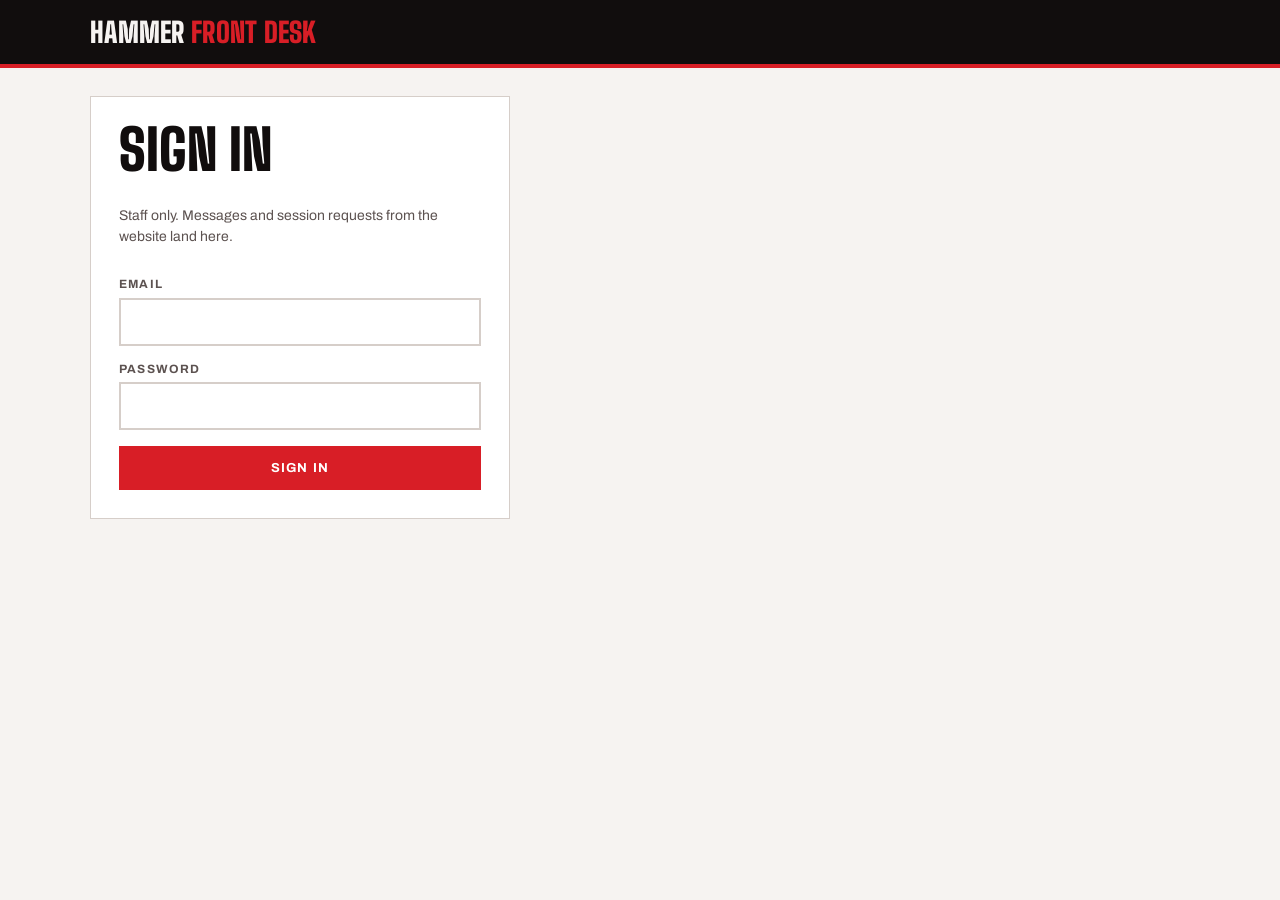
<file: docs/admin/index.html>
<!doctype html>
<html lang="en">
<head>
<meta charset="utf-8">
<meta name="viewport" content="width=device-width,initial-scale=1">
<meta name="robots" content="noindex,nofollow">
<title>Front Desk Requests | Hammer Boxing & Fitness</title>
<link rel="icon" type="image/png" href="../favicon.png">
<link rel="preconnect" href="https://fonts.googleapis.com">
<link rel="preconnect" href="https://fonts.gstatic.com" crossorigin>
<link rel="stylesheet" href="https://fonts.googleapis.com/css2?family=Archivo:wdth,wght@62..125,400..800&family=Big+Shoulders+Display:wght@800;900&family=Chivo+Mono:wght@400;500&display=swap">
<style>
:root {
  color-scheme: light;
  --ink: #110D0D; --paper: #F6F3F1; --white: #fff; --red: #D81E26; --red-deep: #A7141B; --blue: #1F7FB0; --go: #1E8A4C;
  --mute: #5C5250; --line: #D6CEC9; --surface: #fff;
  --display: "Big Shoulders Display", "Arial Narrow", Impact, sans-serif;
  --body: "Archivo", "Helvetica Neue", Helvetica, Arial, sans-serif;
  --data: "Chivo Mono", ui-monospace, Menlo, Consolas, monospace;
}
*, *::before, *::after { box-sizing: border-box; }
html, body { margin: 0; }
body { background: var(--paper); color: var(--ink); font: 400 1rem/1.5 var(--body); -webkit-font-smoothing: antialiased; }
[hidden] { display: none !important; }
button, input, select, textarea { font: inherit; color: inherit; }
a { color: inherit; }
:focus-visible { outline: 3px solid var(--blue); outline-offset: 2px; }
.top { background: var(--ink); color: var(--paper); border-bottom: 4px solid var(--red); }
.top__in, .main { width: min(100% - 32px, 1100px); margin-inline: auto; }
.top__in { display: flex; align-items: center; gap: 16px; min-height: 64px; flex-wrap: wrap; padding-block: 8px; }
.brand { font: 900 1.75rem/1 var(--display); text-transform: uppercase; letter-spacing: .01em; }
.brand span { color: var(--red); }
.top__who { margin-left: auto; display: flex; align-items: center; gap: 12px; font-size: .875rem; color: #B7ABA9; flex-wrap: wrap; }
.main { padding-block: 28px 64px; display: grid; gap: 20px; }
h1 { font: 900 clamp(2.25rem, 6vw, 3.5rem)/.9 var(--display); text-transform: uppercase; margin: 0; }
.muted { color: var(--mute); }
.small { font-size: .875rem; }
.btn { display: inline-flex; align-items: center; justify-content: center; gap: 8px; min-height: 44px; padding: 0 16px; border: 2px solid transparent; background: var(--red); color: #fff; font: 700 .8125rem/1 var(--body); letter-spacing: .08em; text-transform: uppercase; cursor: pointer; text-decoration: none; }
.btn:hover { background: var(--red-deep); }
.btn--ghost { background: transparent; color: inherit; border-color: currentColor; }
.btn--ghost:hover { background: var(--ink); color: var(--paper); border-color: var(--ink); }
.top .btn--ghost:hover { background: var(--paper); color: var(--ink); }
.btn--sm { min-height: 36px; padding: 0 12px; font-size: .75rem; }
.btn[disabled] { opacity: .5; cursor: wait; }
.card { background: var(--surface); border: 1px solid var(--line); padding: clamp(18px, 3vw, 28px); }
.login { max-width: 420px; display: grid; gap: 16px; }
.field { display: grid; gap: 6px; }
.field label { font: 700 .75rem/1.2 var(--body); letter-spacing: .1em; text-transform: uppercase; color: var(--mute); }
.input { width: 100%; min-height: 48px; padding: 10px 12px; border: 2px solid var(--line); background: #fff; }
.input:focus { outline: none; border-color: var(--ink); box-shadow: 0 0 0 3px var(--blue); }
.alert { padding: 12px 14px; border-left: 5px solid var(--red); background: #FBE9EA; font-size: .9375rem; }
.alert--ok { border-color: var(--go); background: #E8F4ED; }
.bar { display: flex; flex-wrap: wrap; gap: 10px 16px; align-items: center; }
.tabs { display: flex; gap: 6px; flex-wrap: wrap; }
.tab { min-height: 40px; padding: 0 14px; border: 2px solid var(--line); background: transparent; font-weight: 600; cursor: pointer; display: inline-flex; align-items: center; gap: 8px; }
.tab[aria-pressed="true"] { background: var(--ink); color: var(--paper); border-color: var(--ink); }
.count { font: 500 .8125rem/1 var(--data); }
.search { flex: 1 1 220px; max-width: 360px; }
.list { display: grid; gap: 12px; }
.req { background: var(--surface); border: 1px solid var(--line); border-left: 6px solid var(--red); padding: 16px 18px; display: grid; gap: 10px; }
.req.is-handled { border-left-color: var(--line); }
.req.is-handled .req__name { color: var(--mute); }
.req__head { display: flex; flex-wrap: wrap; gap: 8px 14px; align-items: baseline; }
.pill { display: inline-flex; align-items: center; min-height: 24px; padding: 2px 10px; border-radius: 99px; background: var(--ink); color: var(--paper); font: 700 .6875rem/1.2 var(--body); letter-spacing: .08em; text-transform: uppercase; }
.pill--kids { background: var(--blue); }
.pill--contact { background: #5C5250; }
.pill--booking { background: var(--red); }
.pill--purchase { background: var(--red-deep); }
.req__when { color: var(--ink); font-weight: 600; }
.pill--done { background: transparent; color: var(--go); box-shadow: inset 0 0 0 1.5px var(--go); }
.req__name { font: 800 1.375rem/1.1 var(--display); text-transform: uppercase; letter-spacing: .01em; }
.req__time { margin-left: auto; font: 400 .8125rem/1.2 var(--data); color: var(--mute); }
.req__contact { display: flex; flex-wrap: wrap; gap: 6px 18px; font-size: .9375rem; }
.req__msg { white-space: pre-wrap; overflow-wrap: anywhere; max-width: 75ch; margin: 0; }
.req__details { display: flex; flex-wrap: wrap; gap: 4px 18px; font-size: .875rem; color: var(--mute); margin: 0; }
.req__details b { color: var(--ink); font-weight: 600; }
.req__actions { display: flex; flex-wrap: wrap; gap: 8px; }
.empty { padding: 36px 20px; text-align: center; color: var(--mute); border: 2px dashed var(--line); }
.note { font-size: .875rem; color: var(--mute); }
@media (max-width: 560px) { .req__time { margin-left: 0; width: 100%; } }
</style>
</head>
<body>
<header class="top">
  <div class="top__in">
    <div class="brand">Hammer <span>Front desk</span></div>
    <div class="top__who" data-who hidden><span data-email></span><button class="btn btn--ghost btn--sm" type="button" data-signout>Sign out</button></div>
  </div>
</header>

<main class="main">
  <section class="card login" data-login hidden>
    <h1>Sign in</h1>
    <p class="muted small">Staff only. Messages and session requests from the website land here.</p>
    <form class="login" data-login-form novalidate>
      <div class="field"><label for="em">Email</label><input class="input" id="em" type="email" autocomplete="username" required></div>
      <div class="field"><label for="pw">Password</label><input class="input" id="pw" type="password" autocomplete="current-password" required></div>
      <div class="alert" data-login-error role="alert" hidden></div>
      <button class="btn" type="submit" data-login-btn>Sign in</button>
    </form>
  </section>

  <section class="card" data-setup hidden>
    <h1>Not set up yet</h1>
    <p>This page needs the Supabase address and public key in <code>config.js</code>. See the setup guide.</p>
  </section>

  <section data-app hidden>
    <div style="display:grid;gap:18px">
      <div class="bar">
        <h1>Requests</h1>
        <button class="btn btn--ghost btn--sm" type="button" data-refresh>Refresh</button>
        <span class="note" data-updated></span>
      </div>
      <div class="bar">
        <div class="tabs" role="group" aria-label="Show">
          <button class="tab" type="button" data-filter="new" aria-pressed="true">New <span class="count" data-count="new">0</span></button>
          <button class="tab" type="button" data-filter="handled" aria-pressed="false">Handled <span class="count" data-count="handled">0</span></button>
          <button class="tab" type="button" data-filter="all" aria-pressed="false">All <span class="count" data-count="all">0</span></button>
        </div>
        <select class="input search" aria-label="Type" data-kind-filter>
          <option value="all">All types</option>
          <option value="booking">Class reservations</option>
          <option value="purchase">Pass reservations</option>
          <option value="contact">Messages</option>
          <option value="boxing">Private boxing</option>
          <option value="muaythai">Private Muay Thai</option>
          <option value="pt">Personal training</option>
          <option value="kids">Kids Boxing</option>
          <option value="compete">Competing</option>
        </select>
        <input class="input search" type="search" placeholder="Search name, email or message" aria-label="Search requests" data-search>
      </div>
      <div class="alert" data-app-error role="alert" hidden></div>
      <div class="list" data-list aria-live="polite"></div>
      <p class="note">Class and pass reservations here are "pay at the gym": the person expects to pay at the front desk. Bookings paid online are in Mindbody, not here.</p>
    </div>
  </section>
</main>

<script src="../config.js"></script>
<script>
(function () {
  'use strict';
  const C = window.HBF_CONFIG || {};
  const URL_ = (C.supabaseUrl || '').replace(/\/+$/, ''); const KEY = C.supabaseAnonKey || '';
  const $ = (s) => document.querySelector(s); const $$ = (s) => Array.from(document.querySelectorAll(s));
  const esc = (s) => String(s == null ? '' : s).replace(/[&<>"']/g, (c) => ({ '&': '&amp;', '<': '&lt;', '>': '&gt;', '"': '&quot;', "'": '&#39;' }[c]));
  const KINDS = { booking: 'Class reservation', purchase: 'Pass reservation', contact: 'Message', boxing: 'Private boxing', muaythai: 'Private Muay Thai', pt: 'Personal training', compete: 'Competing', kids: 'Kids Boxing' };
  const LABELS = { request: 'Request', coach: 'Coach', best_times: 'Best times', sessions: 'Sessions', topic: 'Topic', class: 'Class', when: 'When', pass: 'Using', item: 'Item', price: 'Price', first_class: 'First class', first_time: 'First time', rental: 'Rental', pay: 'Pay', child: 'Child' };
  const when = new Intl.DateTimeFormat('en-US', { timeZone: 'America/Chicago', weekday: 'short', month: 'short', day: 'numeric', hour: 'numeric', minute: '2-digit' });
  const S = { session: null, rows: [], filter: 'new', kind: 'all', q: '', busy: {} };

  /* the session lives in this tab only and ends when the tab closes */
  const saveSession = () => { try { if (S.session) sessionStorage.setItem('hbf-admin', JSON.stringify(S.session)); else sessionStorage.removeItem('hbf-admin'); } catch (e) { /* storage blocked */ } };
  const loadSession = () => { try { return JSON.parse(sessionStorage.getItem('hbf-admin') || 'null'); } catch (e) { return null; } };

  async function auth(grant, body) {
    const res = await fetch(`${URL_}/auth/v1/token?grant_type=${grant}`, { method: 'POST', headers: { apikey: KEY, 'Content-Type': 'application/json' }, body: JSON.stringify(body) });
    const data = await res.json().catch(() => ({}));
    if (!res.ok) { const err = new Error(data.error_description || data.msg || data.message || 'Sign-in failed'); err.status = res.status; throw err; }
    return { access: data.access_token, refresh: data.refresh_token, expires: Date.now() + (data.expires_in || 3600) * 1000, email: (data.user && data.user.email) || body.email || '' };
  }
  async function token() {
    if (!S.session) throw Object.assign(new Error('Signed out'), { status: 401 });
    if (Date.now() > S.session.expires - 60000) { const email = S.session.email; S.session = await auth('refresh_token', { refresh_token: S.session.refresh }); S.session.email = S.session.email || email; saveSession(); }
    return S.session.access;
  }
  async function api(path, opts) {
    opts = opts || {};
    const res = await fetch(`${URL_}/rest/v1/${path}`, Object.assign({}, opts, { headers: Object.assign({ apikey: KEY, Authorization: `Bearer ${await token()}`, 'Content-Type': 'application/json' }, opts.headers || {}) }));
    if (res.status === 401) { signOut('Your session ended. Sign in again.'); throw new Error('401'); }
    if (!res.ok) throw new Error(`The database answered ${res.status}.`);
    return res.status === 204 ? null : res.json();
  }

  function show(view) {
    $('[data-login]').hidden = view !== 'login'; $('[data-app]').hidden = view !== 'app'; $('[data-setup]').hidden = view !== 'setup';
    $('[data-who]').hidden = view !== 'app';
  }
  function signOut(msg) {
    if (S.session) { fetch(`${URL_}/auth/v1/logout`, { method: 'POST', headers: { apikey: KEY, Authorization: `Bearer ${S.session.access}` } }).catch(() => {}); }
    S.session = null; S.rows = []; saveSession(); show('login');
    const e = $('[data-login-error]'); e.hidden = !msg; e.textContent = msg || '';
  }

  async function load() {
    const errBox = $('[data-app-error]');
    try {
      S.rows = await api('requests?select=*&order=created_at.desc&limit=1000');
      errBox.hidden = true;
      $('[data-updated]').textContent = 'Updated ' + new Intl.DateTimeFormat('en-US', { hour: 'numeric', minute: '2-digit' }).format(new Date());
    } catch (e) {
      if (e.message === '401') return;
      errBox.hidden = false; errBox.textContent = 'Could not load requests. Check your connection and press Refresh. (' + e.message + ')';
    }
    render();
  }

  function render() {
    const counts = { new: 0, handled: 0, all: S.rows.length };
    S.rows.forEach((r) => { counts[r.status === 'handled' ? 'handled' : 'new'] += 1; });
    Object.keys(counts).forEach((k) => { $(`[data-count="${k}"]`).textContent = counts[k]; });
    $$('[data-filter]').forEach((b) => b.setAttribute('aria-pressed', String(b.dataset.filter === S.filter)));
    document.title = (counts.new ? `(${counts.new}) ` : '') + 'Front Desk Requests | Hammer Boxing & Fitness';
    const q = S.q.trim().toLowerCase();
    const rows = S.rows.filter((r) => S.filter === 'all' || (S.filter === 'handled' ? r.status === 'handled' : r.status !== 'handled'))
      .filter((r) => S.kind === 'all' || r.kind === S.kind)
      .filter((r) => !q || [r.name, r.email, r.phone, r.message, JSON.stringify(r.details || {})].join(' ').toLowerCase().indexOf(q) >= 0);
    const list = $('[data-list]');
    if (!rows.length) {
      list.innerHTML = `<div class="empty">${S.rows.length ? (q ? 'Nothing matches that search.' : S.filter === 'new' ? 'All caught up. No new requests.' : 'Nothing here yet.') : 'No requests yet. When someone sends a message or a request on the website, it shows up here.'}</div>`;
      return;
    }
    list.innerHTML = rows.map((r) => {
      const done = r.status === 'handled';
      const det = Object.keys(r.details || {}).filter((k) => r.details[k] && k !== 'request' && k !== 'pay').map((k) => `<span class="${k === 'when' ? 'req__when' : ''}">${esc(LABELS[k] || k)}: <b>${esc(r.details[k])}</b></span>`).join('');
      const subject = encodeURIComponent(`Hammer Boxing & Fitness: your ${(KINDS[r.kind] || 'message').toLowerCase()}`);
      return `<article class="req ${done ? 'is-handled' : ''}">
        <div class="req__head"><span class="pill pill--${esc(r.kind)}">${esc(KINDS[r.kind] || r.kind)}</span>${done ? '<span class="pill pill--done">Handled</span>' : ''}
          <span class="req__name">${esc(r.name)}</span><time class="req__time" datetime="${esc(r.created_at)}">${esc(when.format(new Date(r.created_at)))}</time></div>
        <div class="req__contact"><a href="mailto:${esc(r.email)}?subject=${subject}">${esc(r.email)}</a>${r.phone ? `<a href="tel:${esc(String(r.phone).replace(/[^0-9+]/g, ''))}">${esc(r.phone)}</a>` : ''}</div>
        ${det ? `<p class="req__details">${det}</p>` : ''}
        ${r.message ? `<p class="req__msg">${esc(r.message)}</p>` : ''}
        <div class="req__actions">
          <a class="btn btn--ghost btn--sm" href="mailto:${esc(r.email)}?subject=${subject}">Reply by email</a>
          <button class="btn btn--sm ${done ? 'btn--ghost' : ''}" type="button" data-toggle="${esc(r.id)}" ${S.busy[r.id] ? 'disabled' : ''}>${done ? 'Move back to new' : 'Mark handled'}</button>
        </div>
      </article>`;
    }).join('');
  }

  async function toggle(id) {
    const r = S.rows.find((x) => String(x.id) === id); if (!r || S.busy[id]) return;
    const next = r.status === 'handled' ? 'new' : 'handled';
    S.busy[id] = true; render();
    try {
      const out = await api(`requests?id=eq.${encodeURIComponent(id)}`, { method: 'PATCH', headers: { Prefer: 'return=representation' }, body: JSON.stringify({ status: next, handled_at: next === 'handled' ? new Date().toISOString() : null }) });
      if (out && out[0]) Object.assign(r, out[0]); else r.status = next;
      $('[data-app-error]').hidden = true;
    } catch (e) {
      if (e.message !== '401') { const b = $('[data-app-error]'); b.hidden = false; b.textContent = 'That change did not save. Try again. (' + e.message + ')'; }
    }
    delete S.busy[id]; render();
  }

  document.addEventListener('click', (e) => {
    const t = e.target.closest('[data-toggle]'); if (t) { toggle(t.dataset.toggle); return; }
    const f = e.target.closest('[data-filter]'); if (f) { S.filter = f.dataset.filter; render(); return; }
    if (e.target.closest('[data-refresh]')) { load(); return; }
    if (e.target.closest('[data-signout]')) signOut();
  });
  $('[data-search]').addEventListener('input', (e) => { S.q = e.target.value; render(); });
  $('[data-kind-filter]').addEventListener('change', (e) => { S.kind = e.target.value; render(); });
  $('[data-login-form]').addEventListener('submit', async (e) => {
    e.preventDefault();
    const em = $('#em').value.trim(), pw = $('#pw').value, err = $('[data-login-error]'), btn = $('[data-login-btn]');
    if (!em || !pw) { err.hidden = false; err.textContent = 'Enter your email and password.'; return; }
    btn.disabled = true; btn.textContent = 'Signing in…'; err.hidden = true;
    try {
      S.session = await auth('password', { email: em, password: pw }); saveSession();
      $('#pw').value = ''; enterApp();
    } catch (ex) {
      err.hidden = false;
      err.textContent = ex.status === 400 ? 'That email and password do not match a staff account.' : 'Could not reach the sign-in service. Check your connection and try again.';
    }
    btn.disabled = false; btn.textContent = 'Sign in';
  });
  function enterApp() { $('[data-email]').textContent = S.session.email || ''; show('app'); load(); }

  if (!URL_ || !KEY) { show('setup'); return; }
  S.session = loadSession();
  if (S.session) enterApp(); else show('login');
  setInterval(() => { if (S.session && !document.hidden) load(); }, 60000);
})();
</script>
</body>
</html>
</file>
